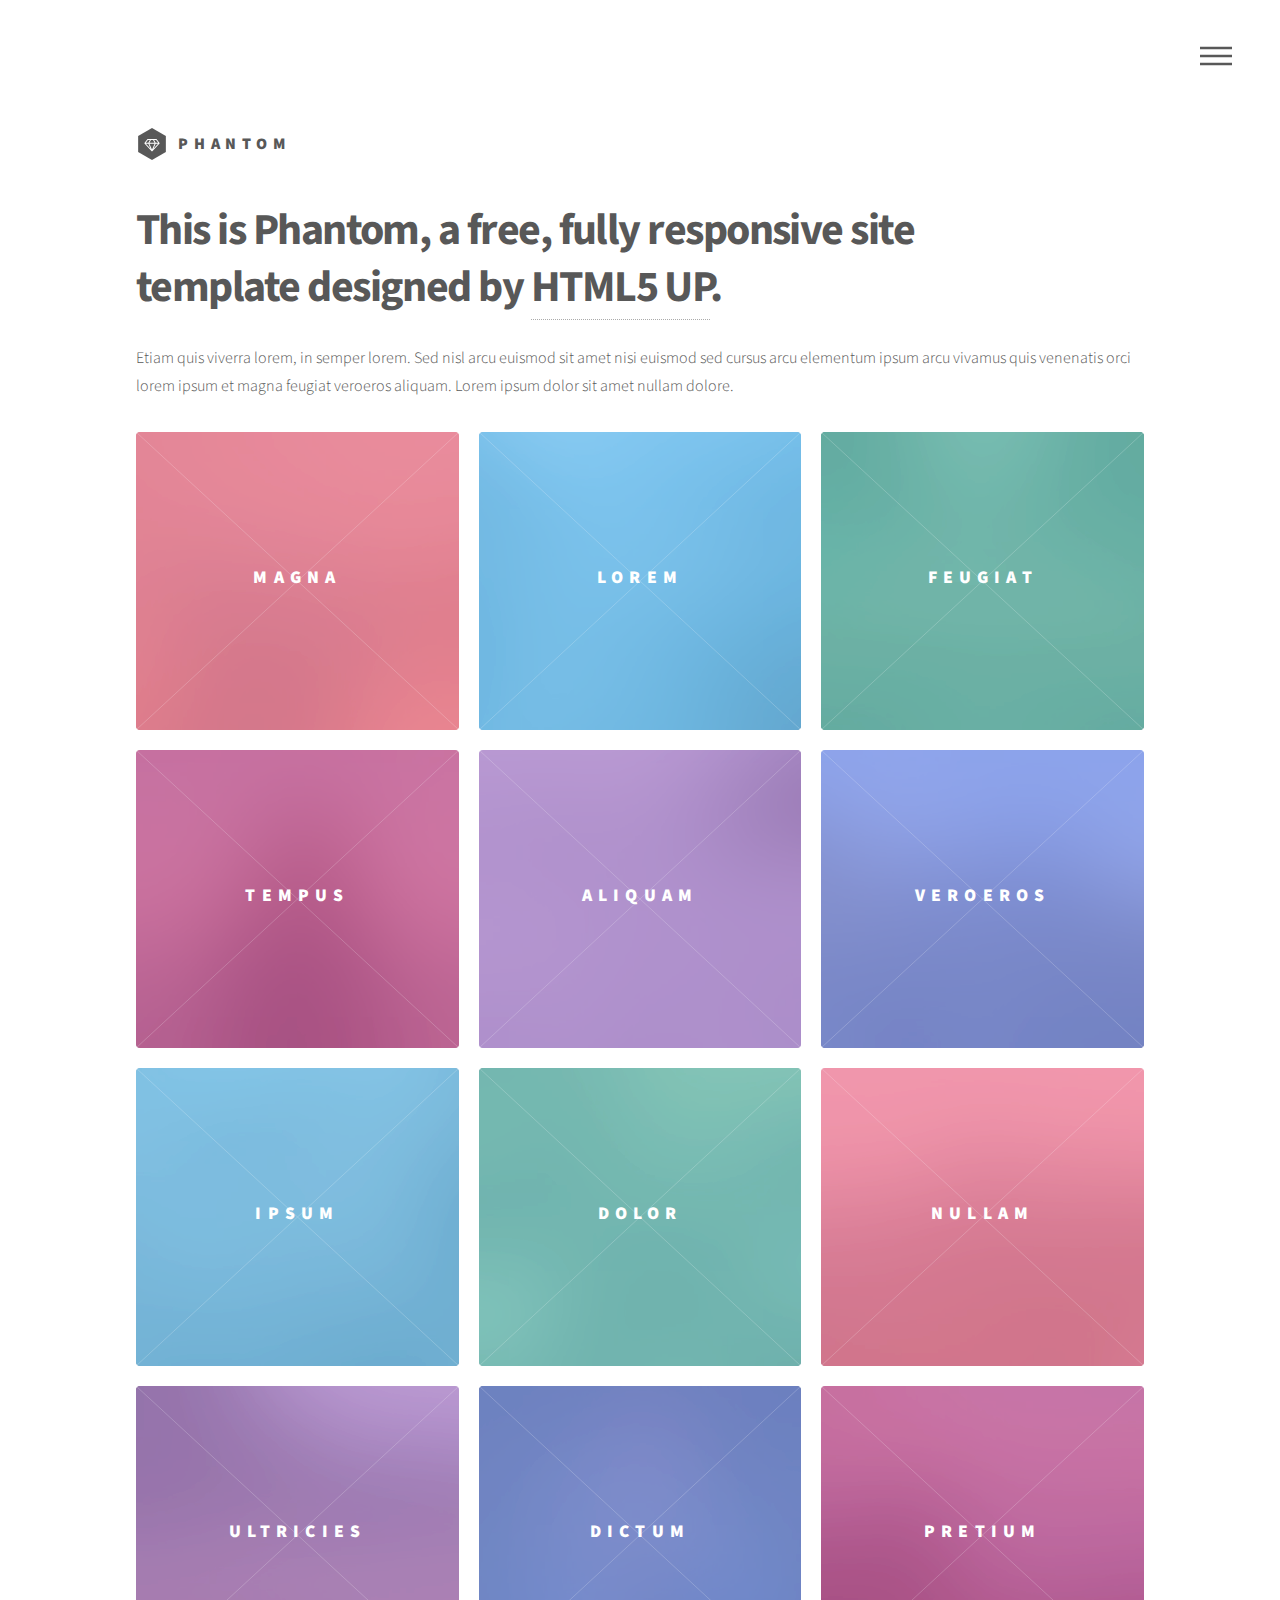
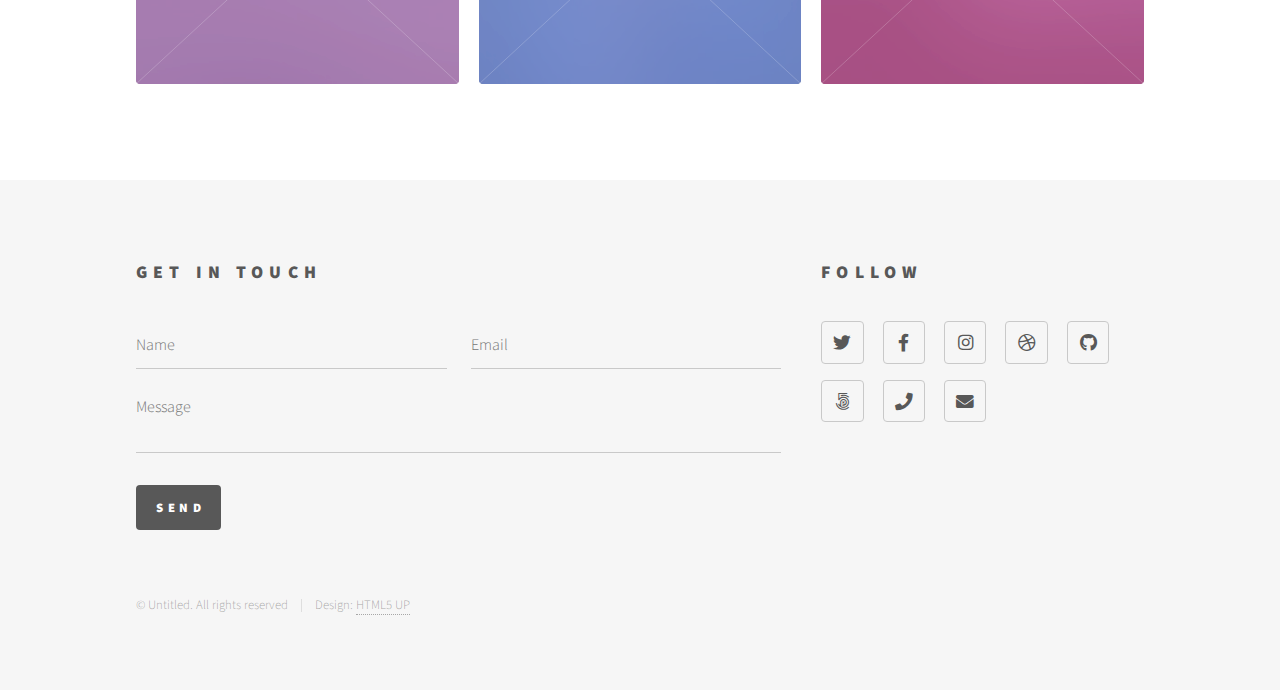
<file: index.html>
<!DOCTYPE HTML>
<!--
	Phantom by HTML5 UP
	html5up.net | @ajlkn
	Free for personal and commercial use under the CCA 3.0 license (html5up.net/license)
-->
<html>
	<head>
		<title>Phantom by HTML5 UP</title>
		<meta charset="utf-8" />
		<meta name="viewport" content="width=device-width, initial-scale=1, user-scalable=no" />
		<link rel="stylesheet" href="assets/css/main.css" />
		<noscript><link rel="stylesheet" href="assets/css/noscript.css" /></noscript>
	</head>
	<body class="is-preload">
		<!-- Wrapper -->
			<div id="wrapper">

				<!-- Header -->
					<header id="header">
						<div class="inner">

							<!-- Logo -->
								<a href="index.html" class="logo">
									<span class="symbol"><img src="images/logo.svg" alt="" /></span><span class="title">Phantom</span>
								</a>

							<!-- Nav -->
								<nav>
									<ul>
										<li><a href="#menu">Menu</a></li>
									</ul>
								</nav>

						</div>
					</header>

				<!-- Menu -->
					<nav id="menu">
						<h2>Menu</h2>
						<ul>
							<li><a href="index.html">Home</a></li>
							<li><a href="generic.html">Ipsum veroeros</a></li>
							<li><a href="generic.html">Tempus etiam</a></li>
							<li><a href="generic.html">Consequat dolor</a></li>
							<li><a href="elements.html">Elements</a></li>
						</ul>
					</nav>

				<!-- Main -->
					<div id="main">
						<div class="inner">
							<header>
								<h1>This is Phantom, a free, fully responsive site<br />
								template designed by <a href="http://html5up.net">HTML5 UP</a>.</h1>
								<p>Etiam quis viverra lorem, in semper lorem. Sed nisl arcu euismod sit amet nisi euismod sed cursus arcu elementum ipsum arcu vivamus quis venenatis orci lorem ipsum et magna feugiat veroeros aliquam. Lorem ipsum dolor sit amet nullam dolore.</p>
							</header>
							<section class="tiles">
								<article class="style1">
									<span class="image">
										<img src="images/pic01.jpg" alt="" />
									</span>
									<a href="generic.html">
										<h2>Magna</h2>
										<div class="content">
											<p>Sed nisl arcu euismod sit amet nisi lorem etiam dolor veroeros et feugiat.</p>
										</div>
									</a>
								</article>
								<article class="style2">
									<span class="image">
										<img src="images/pic02.jpg" alt="" />
									</span>
									<a href="generic.html">
										<h2>Lorem</h2>
										<div class="content">
											<p>Sed nisl arcu euismod sit amet nisi lorem etiam dolor veroeros et feugiat.</p>
										</div>
									</a>
								</article>
								<article class="style3">
									<span class="image">
										<img src="images/pic03.jpg" alt="" />
									</span>
									<a href="generic.html">
										<h2>Feugiat</h2>
										<div class="content">
											<p>Sed nisl arcu euismod sit amet nisi lorem etiam dolor veroeros et feugiat.</p>
										</div>
									</a>
								</article>
								<article class="style4">
									<span class="image">
										<img src="images/pic04.jpg" alt="" />
									</span>
									<a href="generic.html">
										<h2>Tempus</h2>
										<div class="content">
											<p>Sed nisl arcu euismod sit amet nisi lorem etiam dolor veroeros et feugiat.</p>
										</div>
									</a>
								</article>
								<article class="style5">
									<span class="image">
										<img src="images/pic05.jpg" alt="" />
									</span>
									<a href="generic.html">
										<h2>Aliquam</h2>
										<div class="content">
											<p>Sed nisl arcu euismod sit amet nisi lorem etiam dolor veroeros et feugiat.</p>
										</div>
									</a>
								</article>
								<article class="style6">
									<span class="image">
										<img src="images/pic06.jpg" alt="" />
									</span>
									<a href="generic.html">
										<h2>Veroeros</h2>
										<div class="content">
											<p>Sed nisl arcu euismod sit amet nisi lorem etiam dolor veroeros et feugiat.</p>
										</div>
									</a>
								</article>
								<article class="style2">
									<span class="image">
										<img src="images/pic07.jpg" alt="" />
									</span>
									<a href="generic.html">
										<h2>Ipsum</h2>
										<div class="content">
											<p>Sed nisl arcu euismod sit amet nisi lorem etiam dolor veroeros et feugiat.</p>
										</div>
									</a>
								</article>
								<article class="style3">
									<span class="image">
										<img src="images/pic08.jpg" alt="" />
									</span>
									<a href="generic.html">
										<h2>Dolor</h2>
										<div class="content">
											<p>Sed nisl arcu euismod sit amet nisi lorem etiam dolor veroeros et feugiat.</p>
										</div>
									</a>
								</article>
								<article class="style1">
									<span class="image">
										<img src="images/pic09.jpg" alt="" />
									</span>
									<a href="generic.html">
										<h2>Nullam</h2>
										<div class="content">
											<p>Sed nisl arcu euismod sit amet nisi lorem etiam dolor veroeros et feugiat.</p>
										</div>
									</a>
								</article>
								<article class="style5">
									<span class="image">
										<img src="images/pic10.jpg" alt="" />
									</span>
									<a href="generic.html">
										<h2>Ultricies</h2>
										<div class="content">
											<p>Sed nisl arcu euismod sit amet nisi lorem etiam dolor veroeros et feugiat.</p>
										</div>
									</a>
								</article>
								<article class="style6">
									<span class="image">
										<img src="images/pic11.jpg" alt="" />
									</span>
									<a href="generic.html">
										<h2>Dictum</h2>
										<div class="content">
											<p>Sed nisl arcu euismod sit amet nisi lorem etiam dolor veroeros et feugiat.</p>
										</div>
									</a>
								</article>
								<article class="style4">
									<span class="image">
										<img src="images/pic12.jpg" alt="" />
									</span>
									<a href="generic.html">
										<h2>Pretium</h2>
										<div class="content">
											<p>Sed nisl arcu euismod sit amet nisi lorem etiam dolor veroeros et feugiat.</p>
										</div>
									</a>
								</article>
							</section>
						</div>
					</div>

				<!-- Footer -->
					<footer id="footer">
						<div class="inner">
							<section>
								<h2>Get in touch</h2>
								<form method="post" action="#">
									<div class="fields">
										<div class="field half">
											<input type="text" name="name" id="name" placeholder="Name" />
										</div>
										<div class="field half">
											<input type="email" name="email" id="email" placeholder="Email" />
										</div>
										<div class="field">
											<textarea name="message" id="message" placeholder="Message"></textarea>
										</div>
									</div>
									<ul class="actions">
										<li><input type="submit" value="Send" class="primary" /></li>
									</ul>
								</form>
							</section>
							<section>
								<h2>Follow</h2>
								<ul class="icons">
									<li><a href="#" class="icon brands style2 fa-twitter"><span class="label">Twitter</span></a></li>
									<li><a href="#" class="icon brands style2 fa-facebook-f"><span class="label">Facebook</span></a></li>
									<li><a href="#" class="icon brands style2 fa-instagram"><span class="label">Instagram</span></a></li>
									<li><a href="#" class="icon brands style2 fa-dribbble"><span class="label">Dribbble</span></a></li>
									<li><a href="#" class="icon brands style2 fa-github"><span class="label">GitHub</span></a></li>
									<li><a href="#" class="icon brands style2 fa-500px"><span class="label">500px</span></a></li>
									<li><a href="#" class="icon solid style2 fa-phone"><span class="label">Phone</span></a></li>
									<li><a href="#" class="icon solid style2 fa-envelope"><span class="label">Email</span></a></li>
								</ul>
							</section>
							<ul class="copyright">
								<li>&copy; Untitled. All rights reserved</li><li>Design: <a href="http://html5up.net">HTML5 UP</a></li>
							</ul>
						</div>
					</footer>

			</div>

		<!-- Scripts -->
			<script src="assets/js/jquery.min.js"></script>
			<script src="assets/js/browser.min.js"></script>
			<script src="assets/js/breakpoints.min.js"></script>
			<script src="assets/js/util.js"></script>
			<script src="assets/js/main.js"></script>

	</body>
</html>
</file>
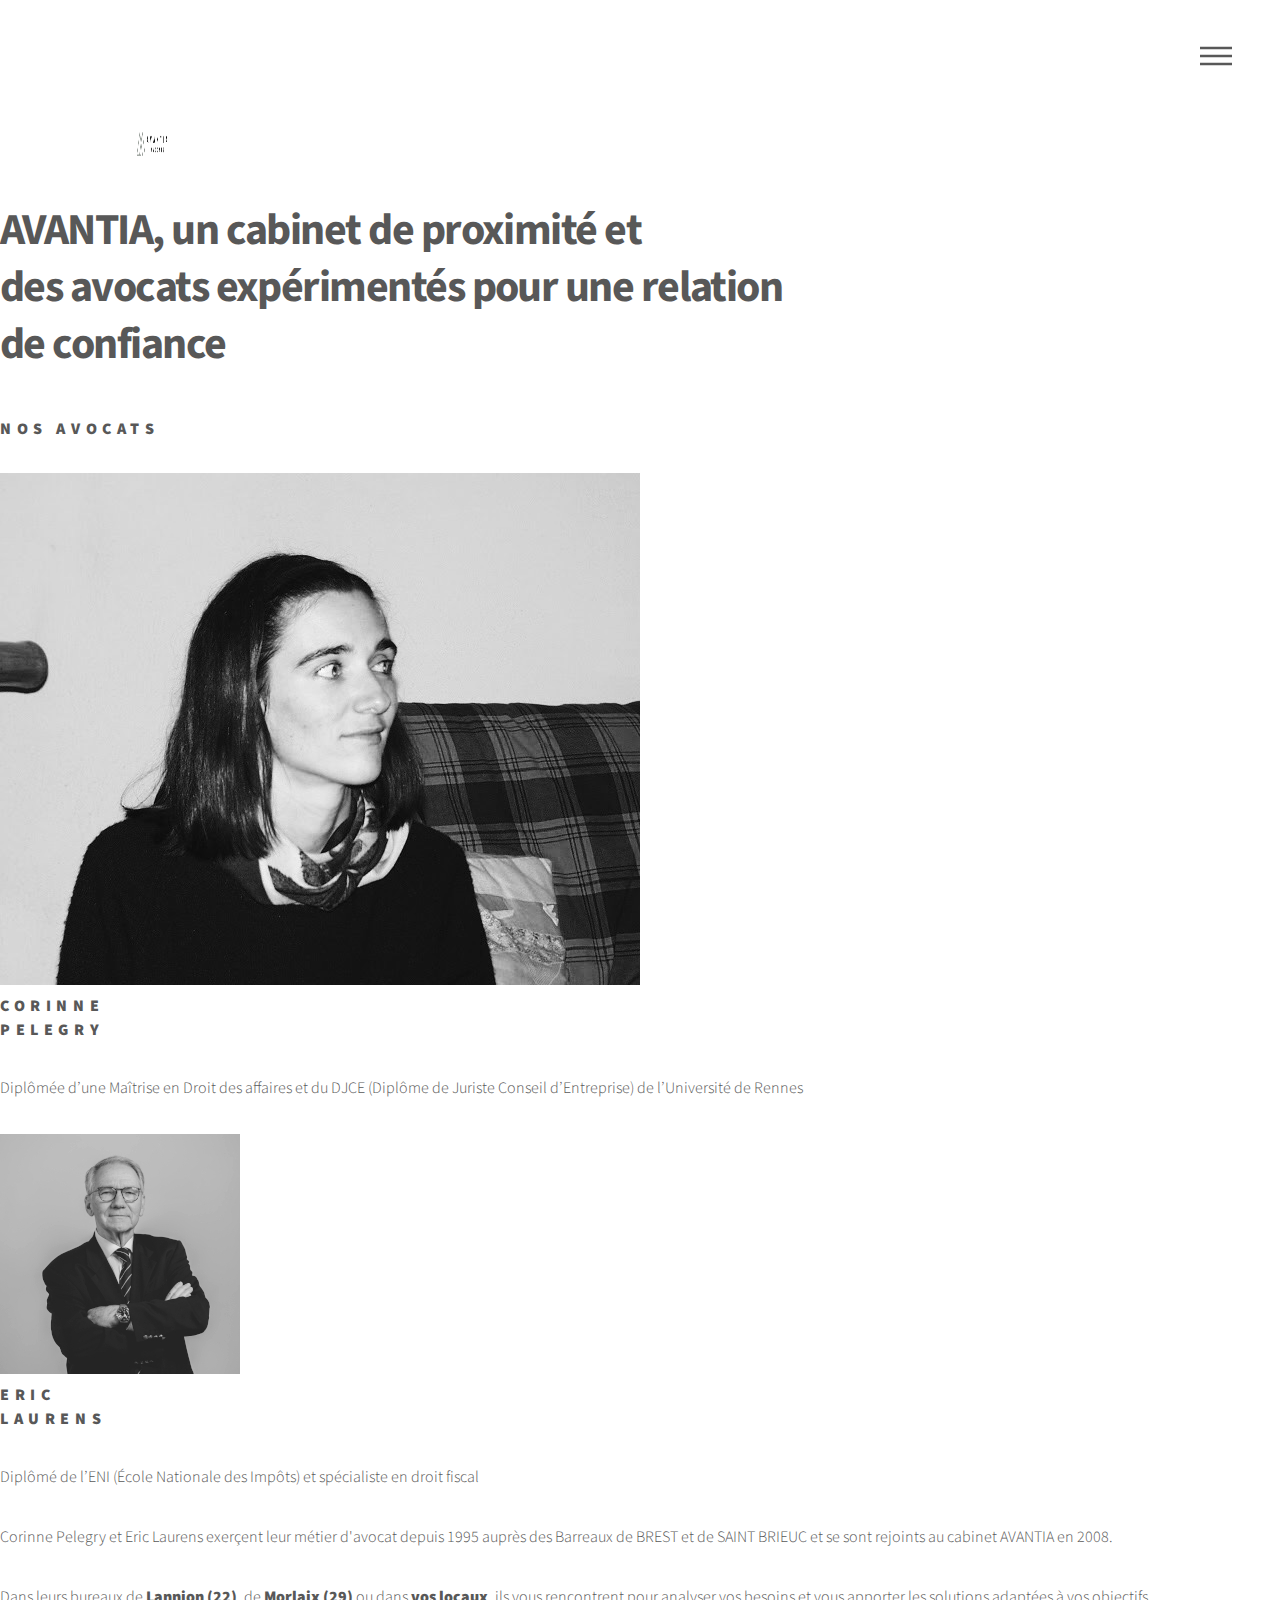
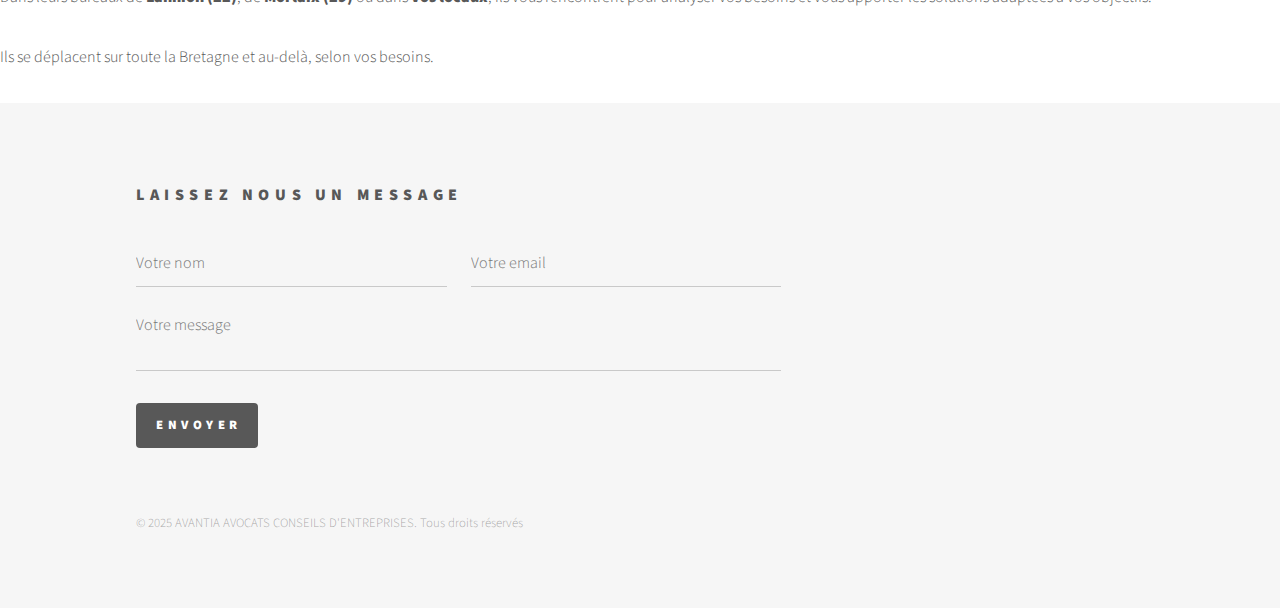
<file: avocats.html>
<!DOCTYPE HTML>
<html>
	<head>
		<title>AVANTIA AVOCATS</title>
		<meta charset="utf-8" />
		<meta name="viewport" content="width=device-width, initial-scale=1, user-scalable=no" />
		<link rel="stylesheet" href="assets/css/main.css" />
		<noscript><link rel="stylesheet" href="assets/css/noscript.css" /></noscript>
	</head>
	<body class="is-preload">
		<!-- Wrapper -->
			<div id="wrapper">

				<!-- Header -->
					<header id="header">
						<div class="inner">

							<!-- Logo -->
								<a href="index.html" class="logo">
									<span class="symbol"><img src="images/logo_avantia_2.png" alt="" /></span>
								</a>

							<!-- Nav -->
								<nav>
									<ul>
										<li><a href="#menu">Menu</a></li>
									</ul>
								</nav>

						</div>
					</header>

				<!-- Menu -->
					<nav id="menu">
						<h2>Menu</h2>
						<ul>
							<li><a href="index.html">Accueil</a></li>
							<li><a href="competences.html">Nos compétences</a></li>
							<li><a href="bureaux.html">Nos bureaux</a></li>
							<li><a href="avocats.html">Nos avocats</a></li>
							<li><a href="contact.html">Contact</a></li>
						</ul>
					</nav>


<!-- Section Associés -->
<section id="associates" class="inner">
	<div class="associates-intro">
	  <h1>AVANTIA, un cabinet de proximité et <br />
		des avocats expérimentés pour une relation <br />
		de confiance</h1>
		<h3>Nos avocats</h3>
	</div>
	<div class="associates-list">
	  <article class="associate">
		<img src="images/portait_corinne.JPEG" alt="Portrait de Corinne Pelegry" />
		<div class="associate-info">
		  <h3>Corinne <br />
			PELEGRY</h3>
		  <p>Diplômée d’une Maîtrise en Droit des affaires et du DJCE (Diplôme de Juriste Conseil d’Entreprise) de l’Université de Rennes</p>
		</div>
	  </article>
	  <article class="associate">
		<img src="images/eric-laurens.jpg" alt="Portrait d’Eric Laurens" />
		<div class="associate-info">
		  <h3>Eric <br />
			LAURENS</h3>
		  <p>Diplômé de l’ENI (École Nationale des Impôts) et spécialiste en droit fiscal</p>
		</div>
	  </article>
	</div>
	<div class="associates-footer">
		<p>Corinne Pelegry et Eric Laurens exerçent leur métier d'avocat depuis 1995 auprès des Barreaux de BREST et de SAINT BRIEUC et se sont rejoints au cabinet AVANTIA en 2008.</p>
	  <p>Dans leurs bureaux de <b>Lannion (22)</b>, de <b>Morlaix (29)</b> ou dans <b>vos locaux</b>, ils vous rencontrent pour analyser vos besoins et vous apporter les solutions adaptées à vos objectifs.</p>
	  <p>Ils se déplacent sur toute la Bretagne et au-delà, selon vos besoins.</p>
	</div>
  </section>
<!-- /Section Associés -->

				<!-- Footer -->
					<footer id="footer">
						<div class="inner">
							<section>
								<h3>Laissez nous un message</h3>
								<form method="post" action="#">
									<div class="fields">
										<div class="field half">
											<input type="text" name="name" id="name" placeholder="Votre nom" />
										</div>
										<div class="field half">
											<input type="email" name="email" id="email" placeholder="Votre email" />
										</div>
										<div class="field">
											<textarea name="message" id="message" placeholder="Votre message"></textarea>
										</div>
									</div>
									<ul class="actions">
										<li><input type="submit" value="Envoyer" class="primary" /></li>
									</ul>
								</form>
							</section>
							<ul class="copyright">
								<li>&copy;  2025 AVANTIA AVOCATS CONSEILS D'ENTREPRISES. Tous droits réservés</li>
							</ul>
						</div>
					</footer>

			</div>

		<!-- Scripts -->
			<script src="assets/js/jquery.min.js"></script>
			<script src="assets/js/browser.min.js"></script>
			<script src="assets/js/breakpoints.min.js"></script>
			<script src="assets/js/util.js"></script>
			<script src="assets/js/main.js"></script>

	</body>
</html>
</file>
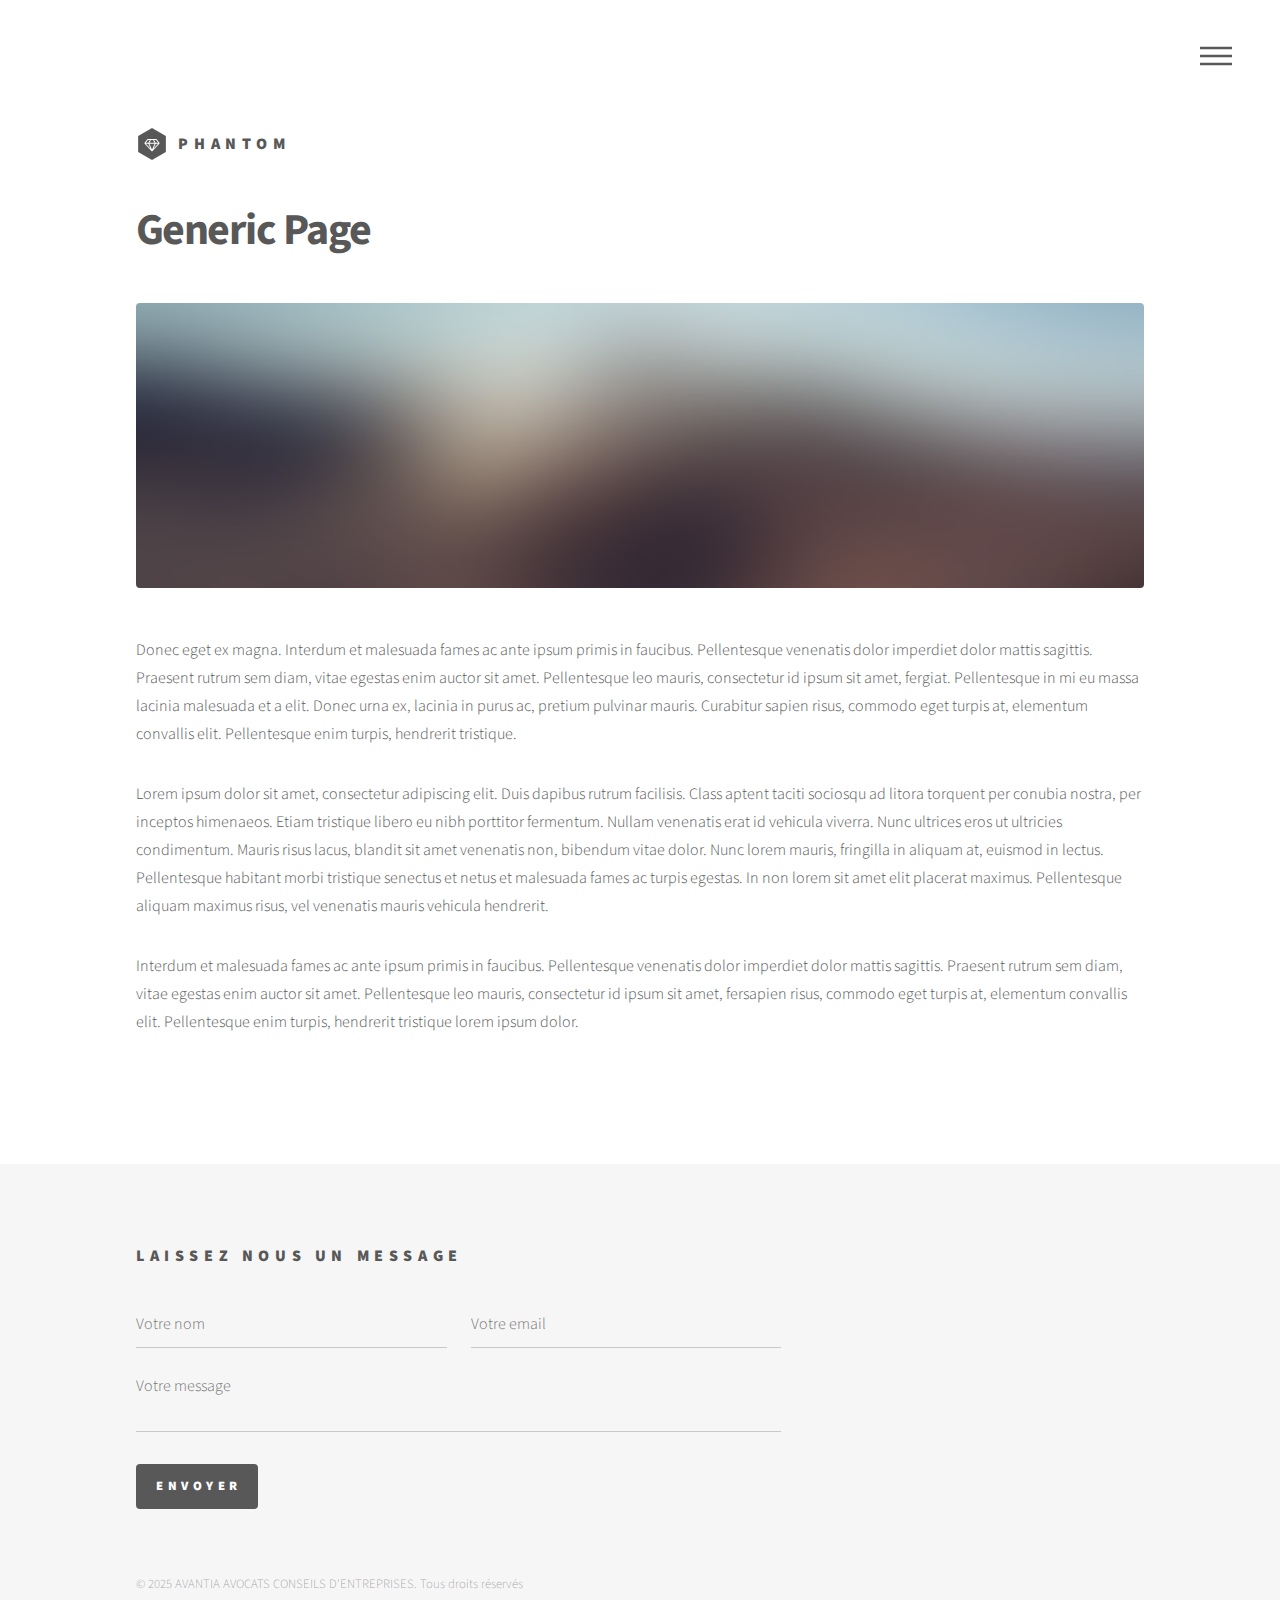
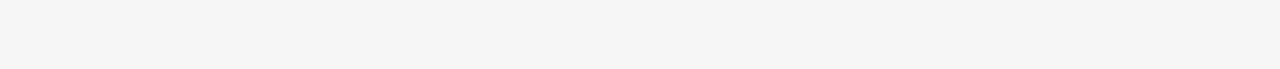
<file: bureaux copy.html>
<!DOCTYPE HTML>
<!--
	Phantom by HTML5 UP
	html5up.net | @ajlkn
	Free for personal and commercial use under the CCA 3.0 license (html5up.net/license)
-->
<html>
	<head>
		<title>AVANTIA AVOCATS</title>
		<meta charset="utf-8" />
		<meta name="viewport" content="width=device-width, initial-scale=1, user-scalable=no" />
		<link rel="stylesheet" href="assets/css/main.css" />
		<noscript><link rel="stylesheet" href="assets/css/noscript.css" /></noscript>
	</head>
	<body class="is-preload">
		<!-- Wrapper -->
			<div id="wrapper">

				<!-- Header -->
					<header id="header">
						<div class="inner">

							<!-- Logo -->
								<a href="index.html" class="logo">
									<span class="symbol"><img src="images/logo.svg" alt="" /></span><span class="title">Phantom</span>
								</a>

							<!-- Nav -->
								<nav>
									<ul>
										<li><a href="#menu">Menu</a></li>
									</ul>
								</nav>

						</div>
					</header>

				<!-- Menu -->
				<nav id="menu">
					<h2>Menu</h2>
					<ul>
						<li><a href="index.html">Accueil</a></li>
						<li><a href="competences.html">Nos compétences</a></li>
						<li><a href="bureaux.html">Nos bureaux</a></li>
						<li><a href="contact.html">Contact</a></li>
					</ul>
				</nav>

				<!-- Main -->
					<div id="main">
						<div class="inner">
							<h1>Generic Page</h1>
							<span class="image main"><img src="images/pic13.jpg" alt="" /></span>
							<p>Donec eget ex magna. Interdum et malesuada fames ac ante ipsum primis in faucibus. Pellentesque venenatis dolor imperdiet dolor mattis sagittis. Praesent rutrum sem diam, vitae egestas enim auctor sit amet. Pellentesque leo mauris, consectetur id ipsum sit amet, fergiat. Pellentesque in mi eu massa lacinia malesuada et a elit. Donec urna ex, lacinia in purus ac, pretium pulvinar mauris. Curabitur sapien risus, commodo eget turpis at, elementum convallis elit. Pellentesque enim turpis, hendrerit tristique.</p>
							<p>Lorem ipsum dolor sit amet, consectetur adipiscing elit. Duis dapibus rutrum facilisis. Class aptent taciti sociosqu ad litora torquent per conubia nostra, per inceptos himenaeos. Etiam tristique libero eu nibh porttitor fermentum. Nullam venenatis erat id vehicula viverra. Nunc ultrices eros ut ultricies condimentum. Mauris risus lacus, blandit sit amet venenatis non, bibendum vitae dolor. Nunc lorem mauris, fringilla in aliquam at, euismod in lectus. Pellentesque habitant morbi tristique senectus et netus et malesuada fames ac turpis egestas. In non lorem sit amet elit placerat maximus. Pellentesque aliquam maximus risus, vel venenatis mauris vehicula hendrerit.</p>
							<p>Interdum et malesuada fames ac ante ipsum primis in faucibus. Pellentesque venenatis dolor imperdiet dolor mattis sagittis. Praesent rutrum sem diam, vitae egestas enim auctor sit amet. Pellentesque leo mauris, consectetur id ipsum sit amet, fersapien risus, commodo eget turpis at, elementum convallis elit. Pellentesque enim turpis, hendrerit tristique lorem ipsum dolor.</p>
						</div>
					</div>

				<!-- Footer -->
				<footer id="footer">
					<div class="inner">
						<section>
							<h3>Laissez nous un message</h3>
							<form method="post" action="#">
								<div class="fields">
									<div class="field half">
										<input type="text" name="name" id="name" placeholder="Votre nom" />
									</div>
									<div class="field half">
										<input type="email" name="email" id="email" placeholder="Votre email" />
									</div>
									<div class="field">
										<textarea name="message" id="message" placeholder="Votre message"></textarea>
									</div>
								</div>
								<ul class="actions">
									<li><input type="submit" value="Envoyer" class="primary" /></li>
								</ul>
							</form>
						</section>
						<ul class="copyright">
							<li>&copy;  2025 AVANTIA AVOCATS CONSEILS D'ENTREPRISES. Tous droits réservés</li>
						</ul>
					</div>
				</footer>

		</div>

		<!-- Scripts -->
			<script src="assets/js/jquery.min.js"></script>
			<script src="assets/js/browser.min.js"></script>
			<script src="assets/js/breakpoints.min.js"></script>
			<script src="assets/js/util.js"></script>
			<script src="assets/js/main.js"></script>

	</body>
</html>
</file>
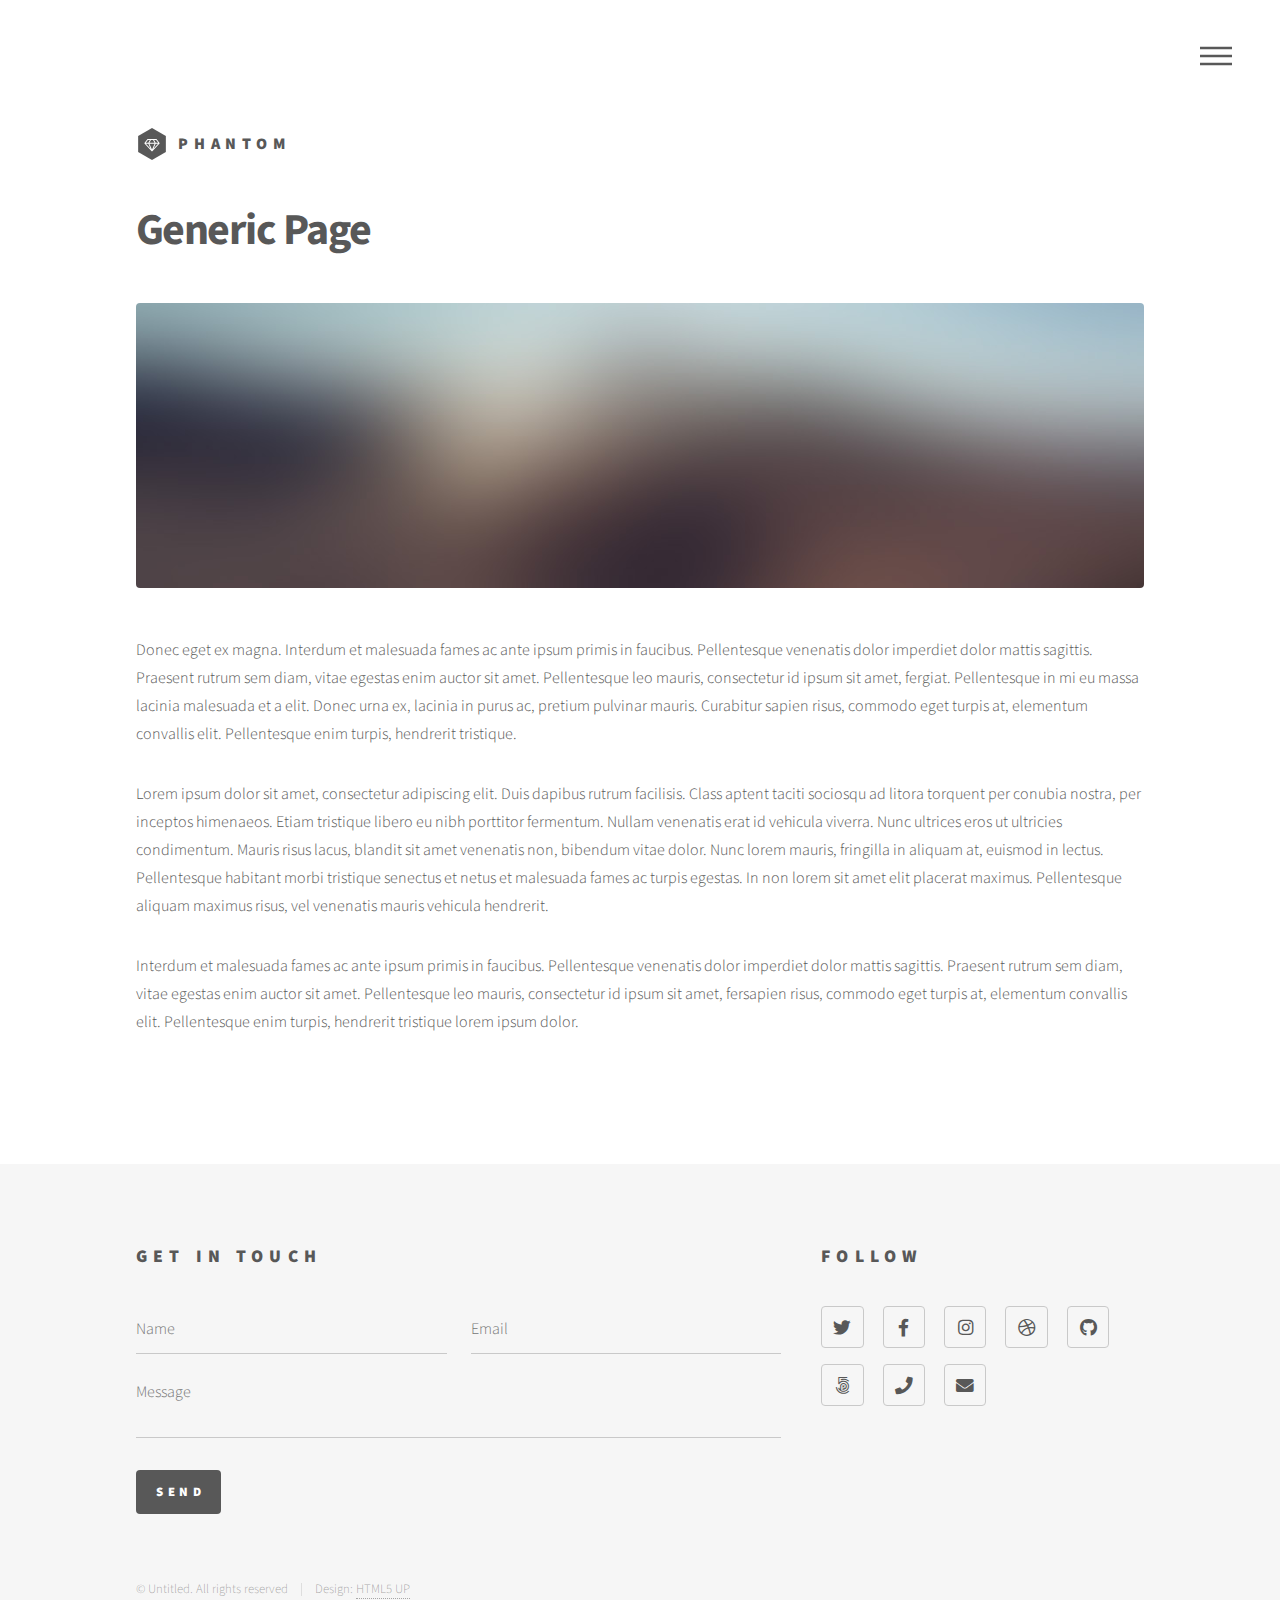
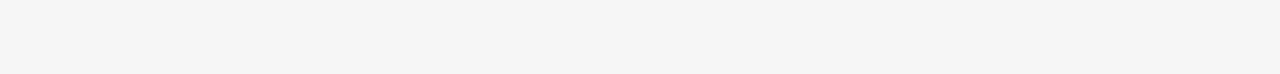
<file: bureaux.html>
<!DOCTYPE HTML>
<!--
	Phantom by HTML5 UP
	html5up.net | @ajlkn
	Free for personal and commercial use under the CCA 3.0 license (html5up.net/license)
-->
<html>
	<head>
		<title>Generic - Phantom by HTML5 UP</title>
		<meta charset="utf-8" />
		<meta name="viewport" content="width=device-width, initial-scale=1, user-scalable=no" />
		<link rel="stylesheet" href="assets/css/main.css" />
		<noscript><link rel="stylesheet" href="assets/css/noscript.css" /></noscript>
	</head>
	<body class="is-preload">
		<!-- Wrapper -->
			<div id="wrapper">

				<!-- Header -->
					<header id="header">
						<div class="inner">

							<!-- Logo -->
								<a href="index.html" class="logo">
									<span class="symbol"><img src="images/logo.svg" alt="" /></span><span class="title">Phantom</span>
								</a>

							<!-- Nav -->
								<nav>
									<ul>
										<li><a href="#menu">Menu</a></li>
									</ul>
								</nav>

						</div>
					</header>

				<!-- Menu -->
					<nav id="menu">
						<h2>Menu</h2>
						<ul>
							<li><a href="index.html">Home</a></li>
							<li><a href="generic.html">Ipsum veroeros</a></li>
							<li><a href="generic.html">Tempus etiam</a></li>
							<li><a href="generic.html">Consequat dolor</a></li>
							<li><a href="elements.html">Elements</a></li>
						</ul>
					</nav>

				<!-- Main -->
					<div id="main">
						<div class="inner">
							<h1>Generic Page</h1>
							<span class="image main"><img src="images/pic13.jpg" alt="" /></span>
							<p>Donec eget ex magna. Interdum et malesuada fames ac ante ipsum primis in faucibus. Pellentesque venenatis dolor imperdiet dolor mattis sagittis. Praesent rutrum sem diam, vitae egestas enim auctor sit amet. Pellentesque leo mauris, consectetur id ipsum sit amet, fergiat. Pellentesque in mi eu massa lacinia malesuada et a elit. Donec urna ex, lacinia in purus ac, pretium pulvinar mauris. Curabitur sapien risus, commodo eget turpis at, elementum convallis elit. Pellentesque enim turpis, hendrerit tristique.</p>
							<p>Lorem ipsum dolor sit amet, consectetur adipiscing elit. Duis dapibus rutrum facilisis. Class aptent taciti sociosqu ad litora torquent per conubia nostra, per inceptos himenaeos. Etiam tristique libero eu nibh porttitor fermentum. Nullam venenatis erat id vehicula viverra. Nunc ultrices eros ut ultricies condimentum. Mauris risus lacus, blandit sit amet venenatis non, bibendum vitae dolor. Nunc lorem mauris, fringilla in aliquam at, euismod in lectus. Pellentesque habitant morbi tristique senectus et netus et malesuada fames ac turpis egestas. In non lorem sit amet elit placerat maximus. Pellentesque aliquam maximus risus, vel venenatis mauris vehicula hendrerit.</p>
							<p>Interdum et malesuada fames ac ante ipsum primis in faucibus. Pellentesque venenatis dolor imperdiet dolor mattis sagittis. Praesent rutrum sem diam, vitae egestas enim auctor sit amet. Pellentesque leo mauris, consectetur id ipsum sit amet, fersapien risus, commodo eget turpis at, elementum convallis elit. Pellentesque enim turpis, hendrerit tristique lorem ipsum dolor.</p>
						</div>
					</div>

				<!-- Footer -->
					<footer id="footer">
						<div class="inner">
							<section>
								<h2>Get in touch</h2>
								<form method="post" action="#">
									<div class="fields">
										<div class="field half">
											<input type="text" name="name" id="name" placeholder="Name" />
										</div>
										<div class="field half">
											<input type="email" name="email" id="email" placeholder="Email" />
										</div>
										<div class="field">
											<textarea name="message" id="message" placeholder="Message"></textarea>
										</div>
									</div>
									<ul class="actions">
										<li><input type="submit" value="Send" class="primary" /></li>
									</ul>
								</form>
							</section>
							<section>
								<h2>Follow</h2>
								<ul class="icons">
									<li><a href="#" class="icon brands style2 fa-twitter"><span class="label">Twitter</span></a></li>
									<li><a href="#" class="icon brands style2 fa-facebook-f"><span class="label">Facebook</span></a></li>
									<li><a href="#" class="icon brands style2 fa-instagram"><span class="label">Instagram</span></a></li>
									<li><a href="#" class="icon brands style2 fa-dribbble"><span class="label">Dribbble</span></a></li>
									<li><a href="#" class="icon brands style2 fa-github"><span class="label">GitHub</span></a></li>
									<li><a href="#" class="icon brands style2 fa-500px"><span class="label">500px</span></a></li>
									<li><a href="#" class="icon solid style2 fa-phone"><span class="label">Phone</span></a></li>
									<li><a href="#" class="icon solid style2 fa-envelope"><span class="label">Email</span></a></li>
								</ul>
							</section>
							<ul class="copyright">
								<li>&copy; Untitled. All rights reserved</li><li>Design: <a href="http://html5up.net">HTML5 UP</a></li>
							</ul>
						</div>
					</footer>

			</div>

		<!-- Scripts -->
			<script src="assets/js/jquery.min.js"></script>
			<script src="assets/js/browser.min.js"></script>
			<script src="assets/js/breakpoints.min.js"></script>
			<script src="assets/js/util.js"></script>
			<script src="assets/js/main.js"></script>

	</body>
</html>
</file>
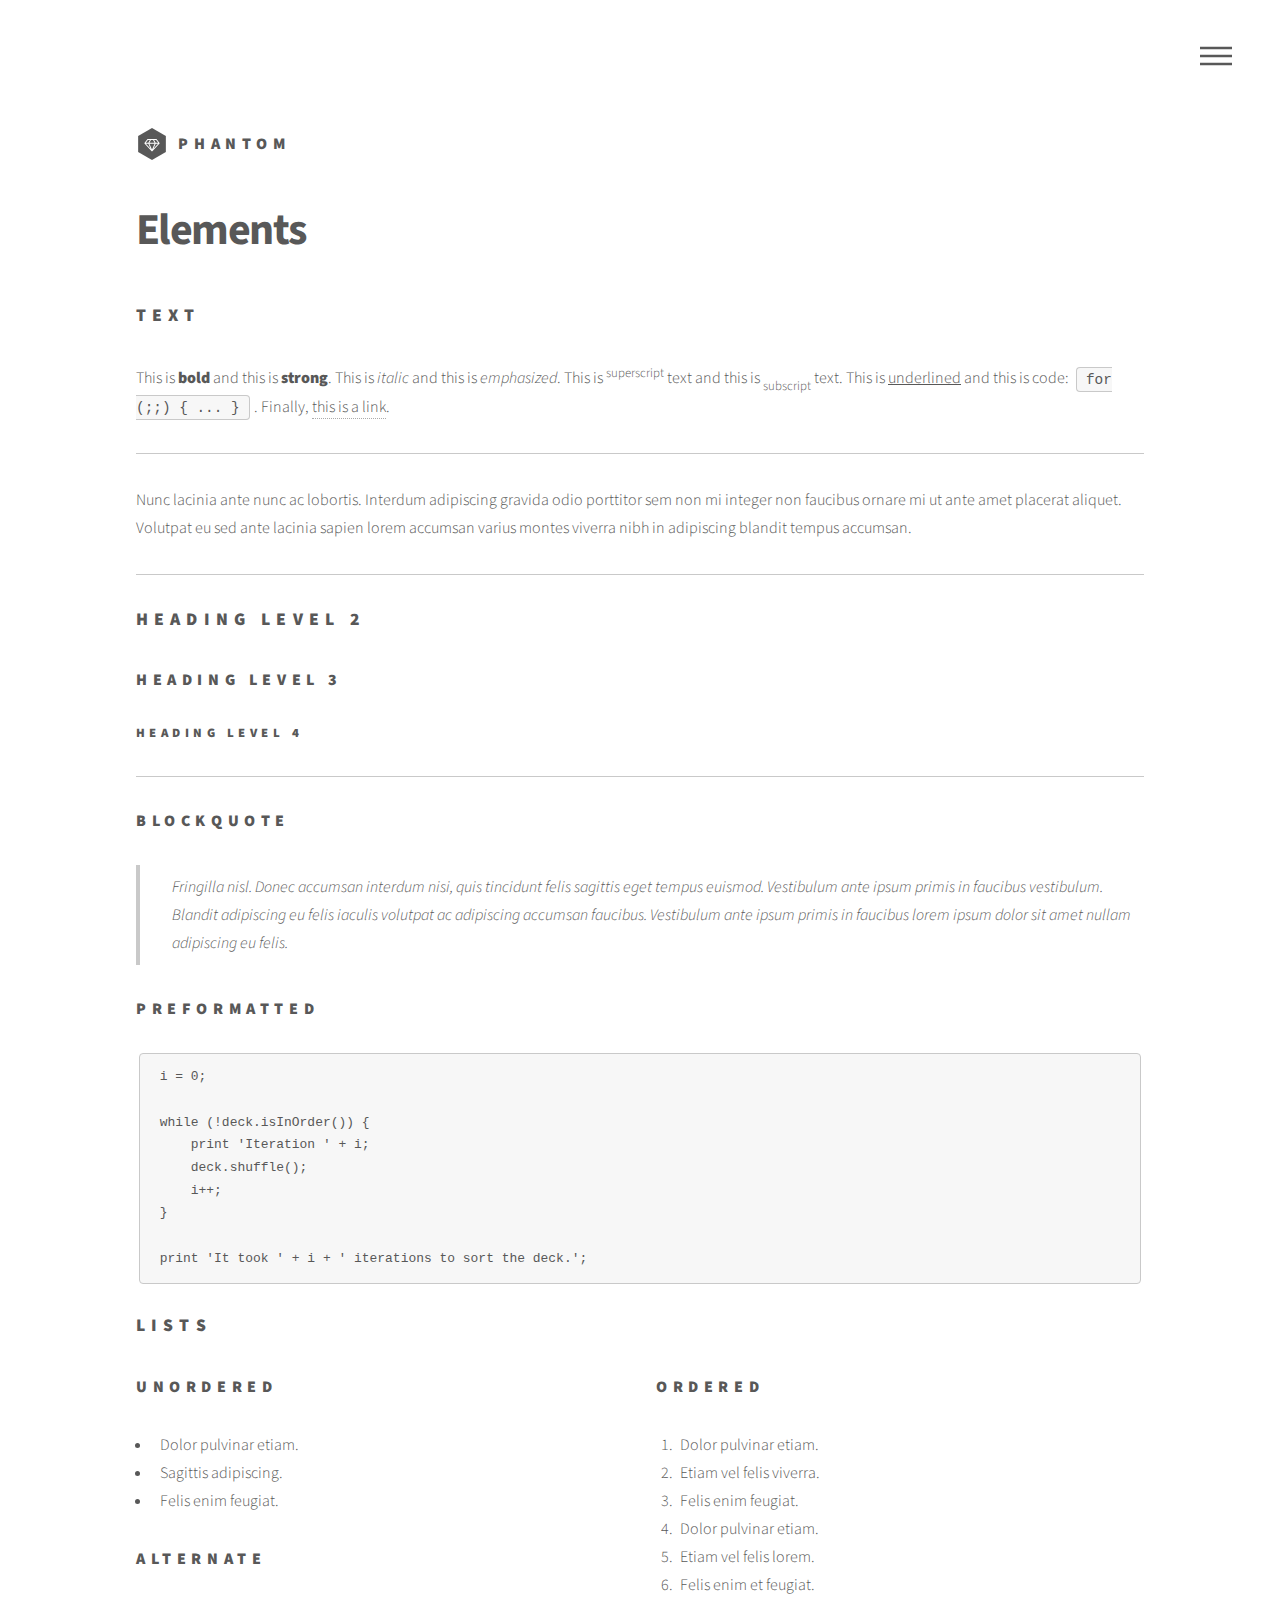
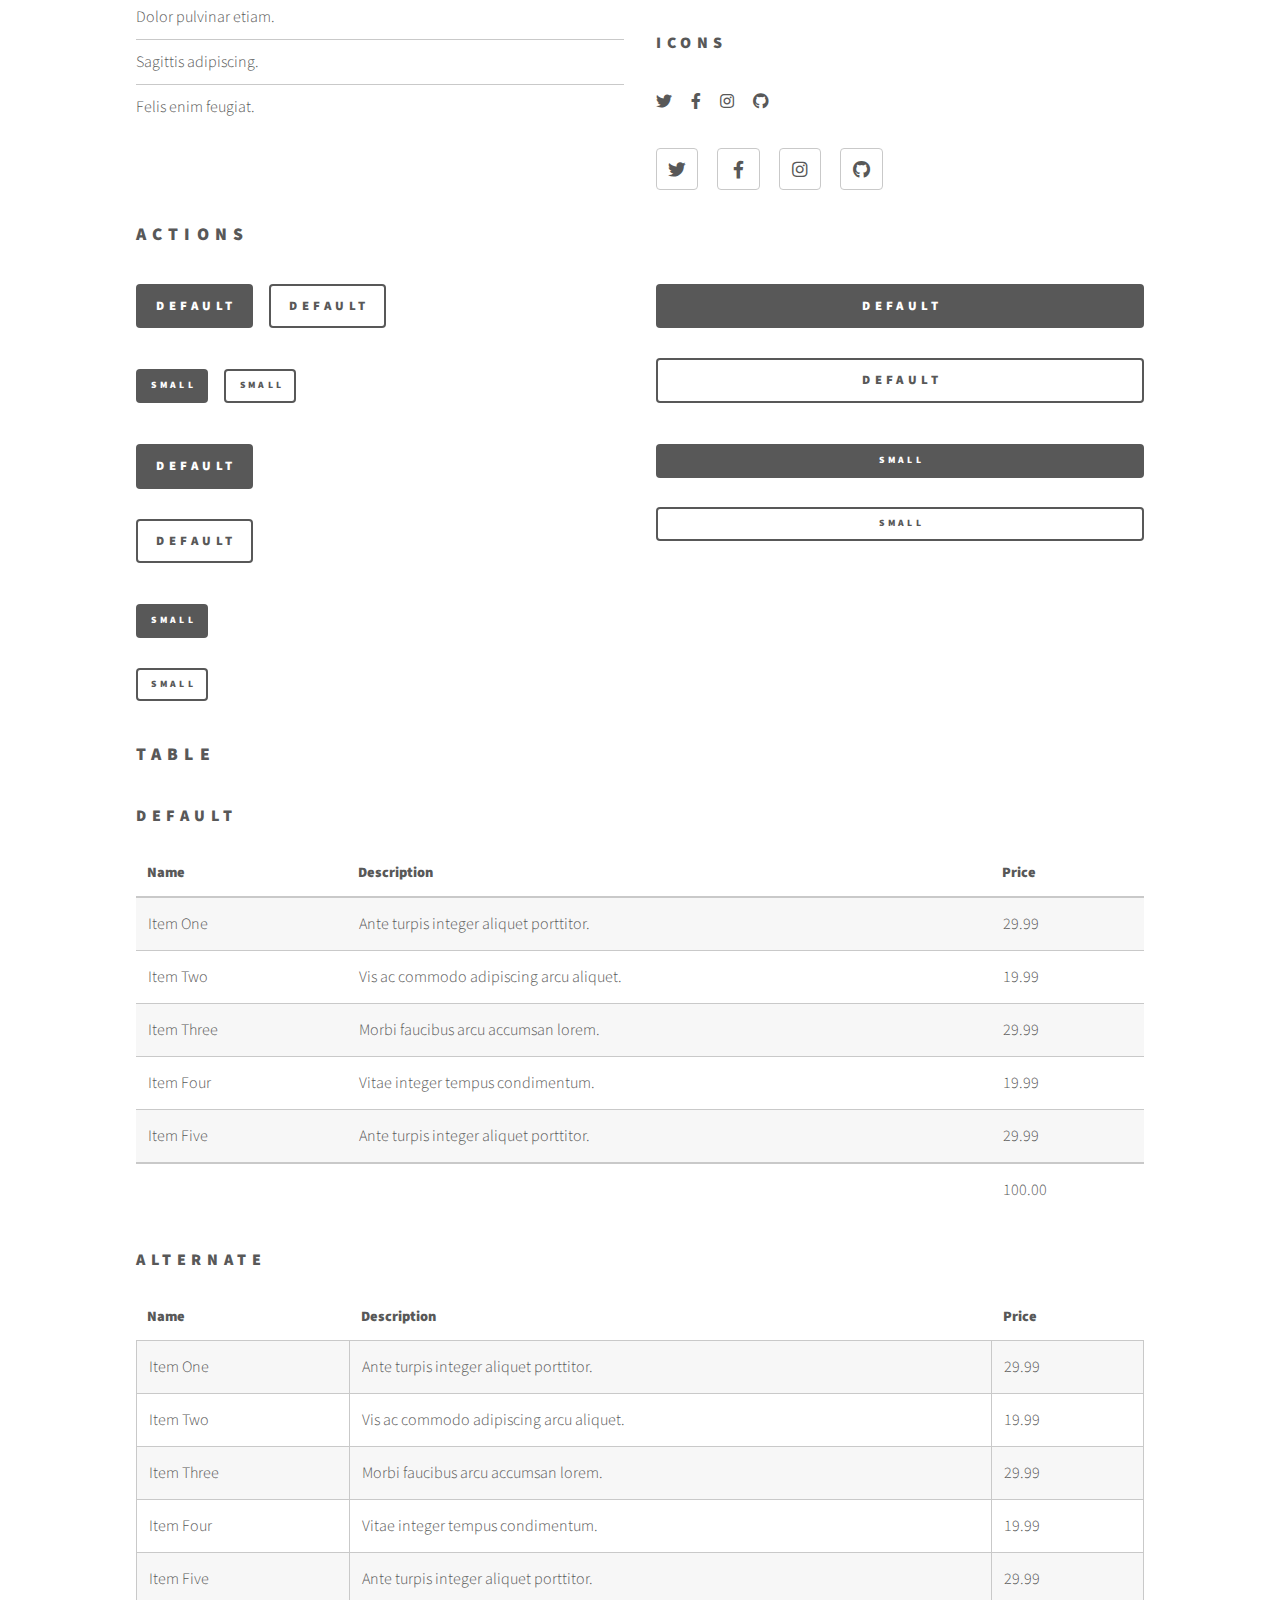
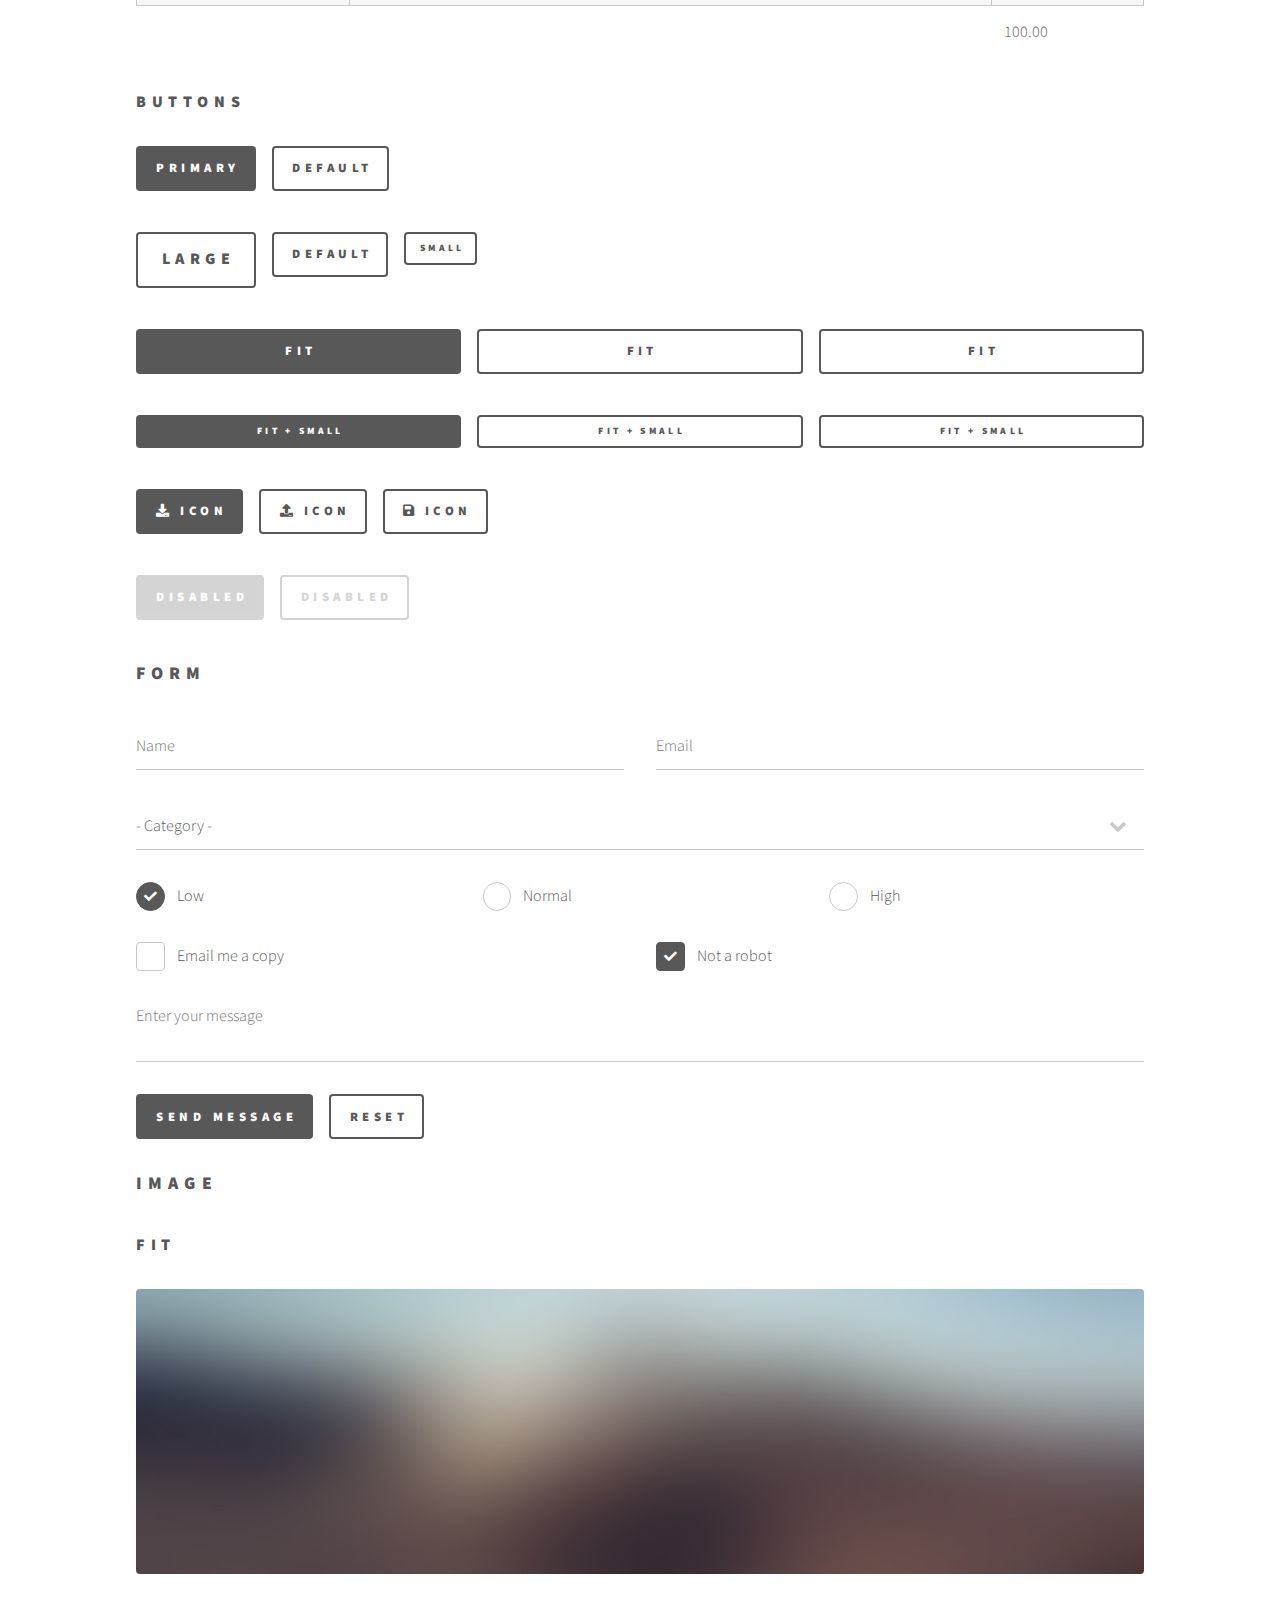
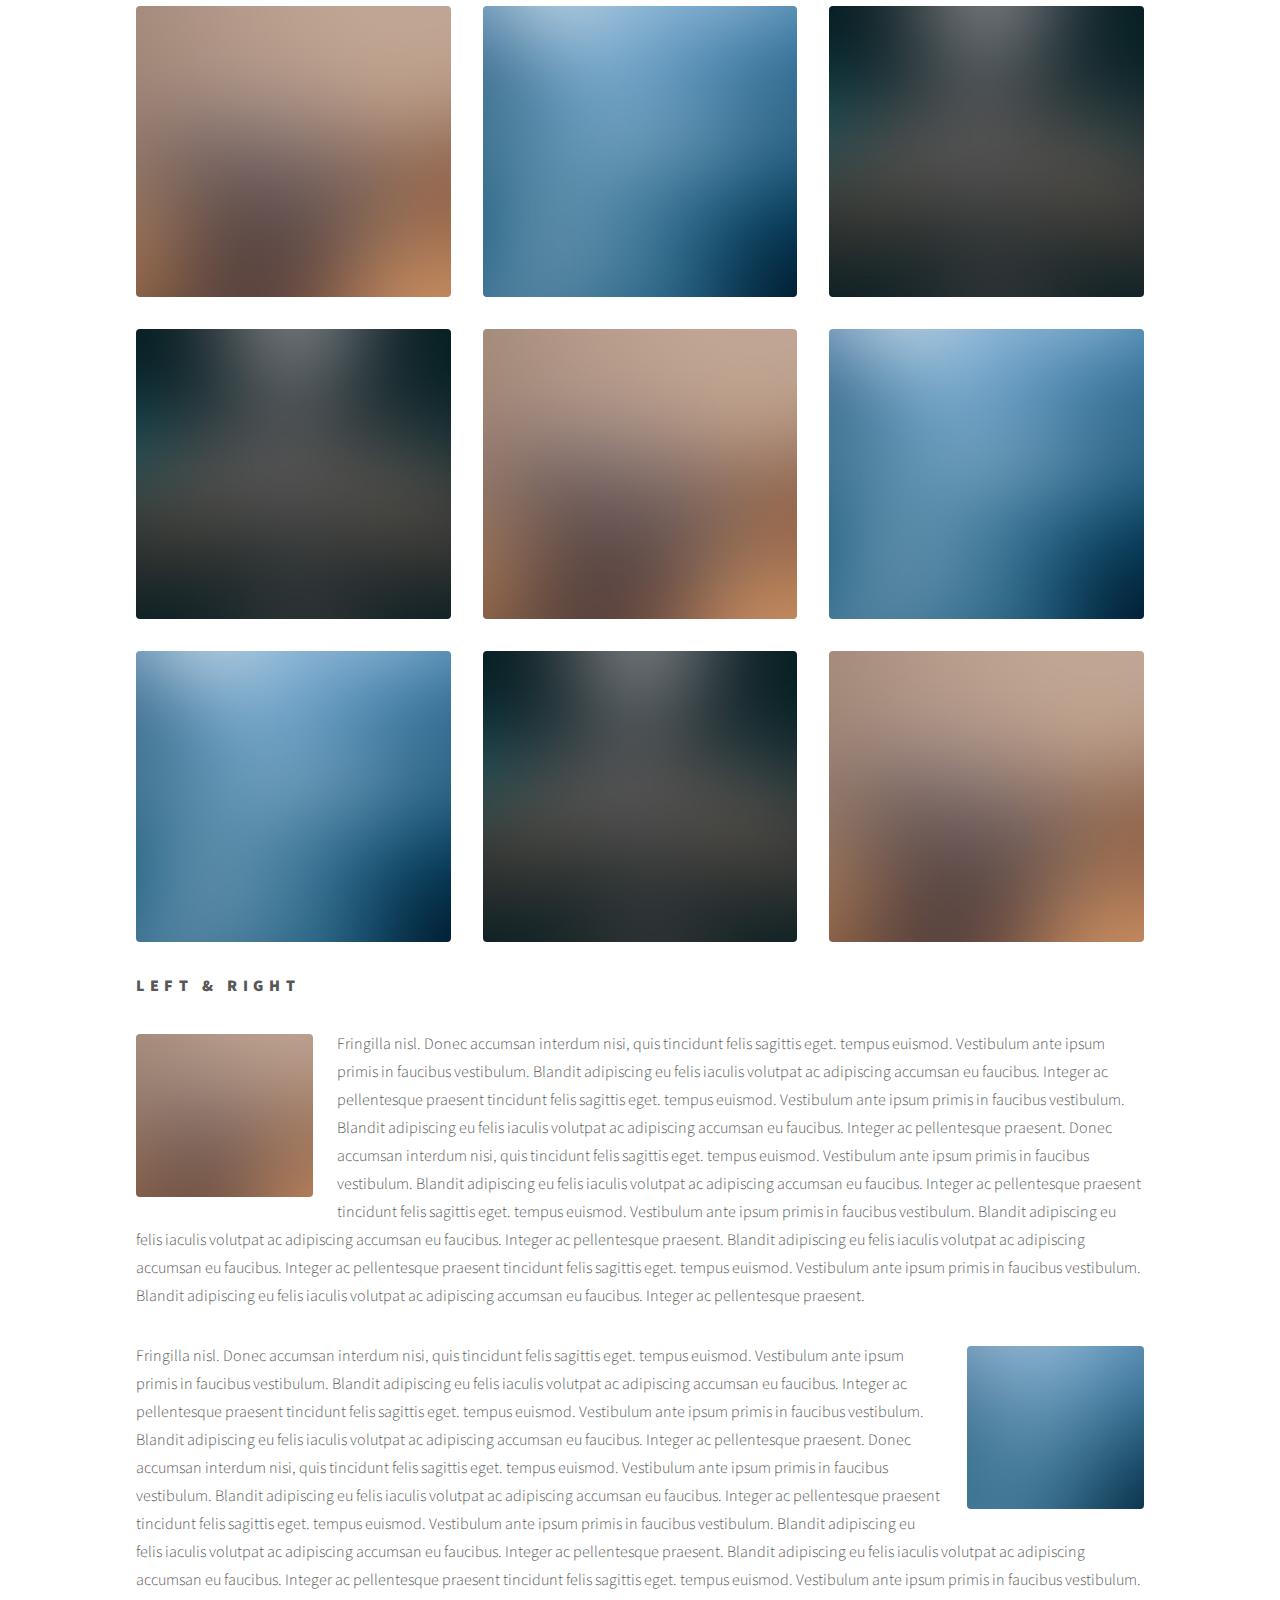
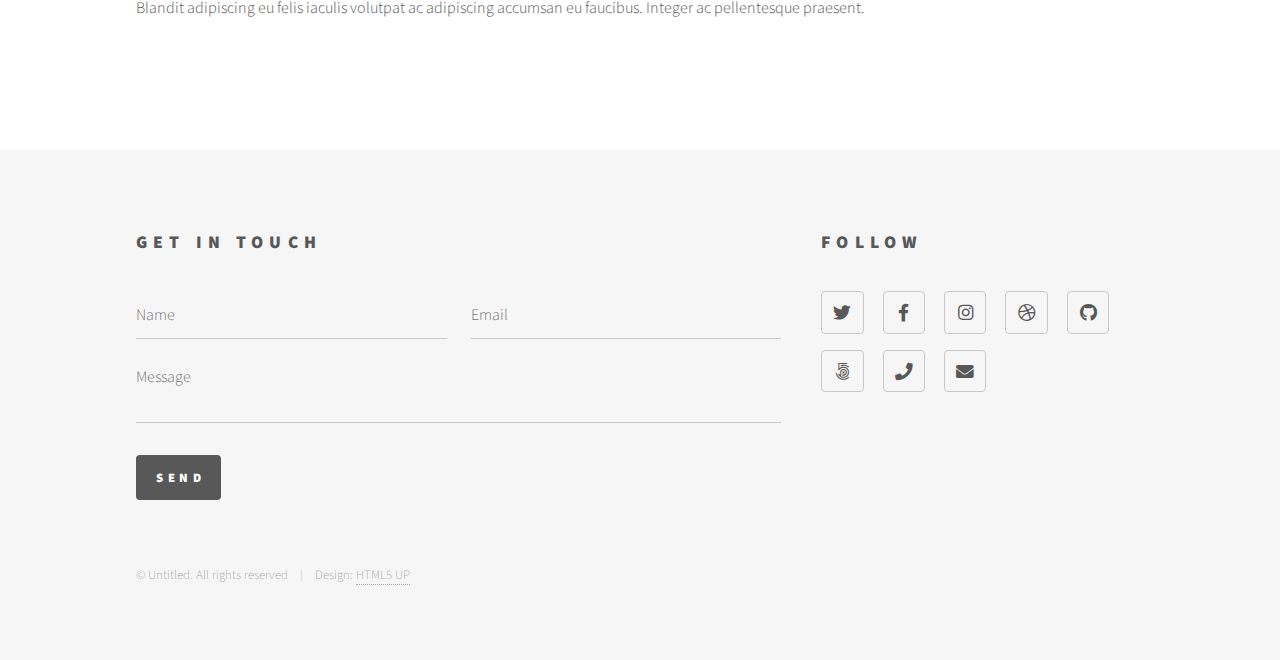
<file: contact copy.html>
<!DOCTYPE HTML>
<!--
	Phantom by HTML5 UP
	html5up.net | @ajlkn
	Free for personal and commercial use under the CCA 3.0 license (html5up.net/license)
-->
<html>
	<head>
		<title>Elements - Phantom by HTML5 UP</title>
		<meta charset="utf-8" />
		<meta name="viewport" content="width=device-width, initial-scale=1, user-scalable=no" />
		<link rel="stylesheet" href="assets/css/main.css" />
		<noscript><link rel="stylesheet" href="assets/css/noscript.css" /></noscript>
	</head>
	<body class="is-preload">
		<!-- Wrapper -->
			<div id="wrapper">

				<!-- Header -->
					<header id="header">
						<div class="inner">

							<!-- Logo -->
								<a href="index.html" class="logo">
									<span class="symbol"><img src="images/logo.svg" alt="" /></span><span class="title">Phantom</span>
								</a>

							<!-- Nav -->
								<nav>
									<ul>
										<li><a href="#menu">Menu</a></li>
									</ul>
								</nav>

						</div>
					</header>

				<!-- Menu -->
				<nav id="menu">
					<h2>Menu</h2>
					<ul>
						<li><a href="index.html">Accueil</a></li>
						<li><a href="competences.html">Nos compétences</a></li>
						<li><a href="bureaux.html">Nos bureaux</a></li>
						<li><a href="contact.html">Contact</a></li>
					</ul>
				</nav>

				<!-- Main -->
					<div id="main">
						<div class="inner">
							<h1>Elements</h1>

							<!-- Text -->
								<section>
									<h2>Text</h2>
									<p>This is <b>bold</b> and this is <strong>strong</strong>. This is <i>italic</i> and this is <em>emphasized</em>.
									This is <sup>superscript</sup> text and this is <sub>subscript</sub> text.
									This is <u>underlined</u> and this is code: <code>for (;;) { ... }</code>. Finally, <a href="#">this is a link</a>.</p>
									<hr />
									<p>Nunc lacinia ante nunc ac lobortis. Interdum adipiscing gravida odio porttitor sem non mi integer non faucibus ornare mi ut ante amet placerat aliquet. Volutpat eu sed ante lacinia sapien lorem accumsan varius montes viverra nibh in adipiscing blandit tempus accumsan.</p>
									<hr />
									<h2>Heading Level 2</h2>
									<h3>Heading Level 3</h3>
									<h4>Heading Level 4</h4>
									<hr />
									<h3>Blockquote</h3>
									<blockquote>Fringilla nisl. Donec accumsan interdum nisi, quis tincidunt felis sagittis eget tempus euismod. Vestibulum ante ipsum primis in faucibus vestibulum. Blandit adipiscing eu felis iaculis volutpat ac adipiscing accumsan faucibus. Vestibulum ante ipsum primis in faucibus lorem ipsum dolor sit amet nullam adipiscing eu felis.</blockquote>
									<h3>Preformatted</h3>
									<pre><code>i = 0;

while (!deck.isInOrder()) {
    print 'Iteration ' + i;
    deck.shuffle();
    i++;
}

print 'It took ' + i + ' iterations to sort the deck.';</code></pre>
								</section>

							<!-- Lists -->
								<section>
									<h2>Lists</h2>
									<div class="row">
										<div class="col-6 col-12-medium">
											<h3>Unordered</h3>
											<ul>
												<li>Dolor pulvinar etiam.</li>
												<li>Sagittis adipiscing.</li>
												<li>Felis enim feugiat.</li>
											</ul>
											<h3>Alternate</h3>
											<ul class="alt">
												<li>Dolor pulvinar etiam.</li>
												<li>Sagittis adipiscing.</li>
												<li>Felis enim feugiat.</li>
											</ul>
										</div>
										<div class="col-6 col-12-medium">
											<h3>Ordered</h3>
											<ol>
												<li>Dolor pulvinar etiam.</li>
												<li>Etiam vel felis viverra.</li>
												<li>Felis enim feugiat.</li>
												<li>Dolor pulvinar etiam.</li>
												<li>Etiam vel felis lorem.</li>
												<li>Felis enim et feugiat.</li>
											</ol>
											<h3>Icons</h3>
											<ul class="icons">
												<li><a href="#" class="icon brands style1 fa-twitter"><span class="label">Twitter</span></a></li>
												<li><a href="#" class="icon brands style1 fa-facebook-f"><span class="label">Facebook</span></a></li>
												<li><a href="#" class="icon brands style1 fa-instagram"><span class="label">Instagram</span></a></li>
												<li><a href="#" class="icon brands style1 fa-github"><span class="label">Github</span></a></li>
											</ul>
											<ul class="icons">
												<li><a href="#" class="icon brands style2 fa-twitter"><span class="label">Twitter</span></a></li>
												<li><a href="#" class="icon brands style2 fa-facebook-f"><span class="label">Facebook</span></a></li>
												<li><a href="#" class="icon brands style2 fa-instagram"><span class="label">Instagram</span></a></li>
												<li><a href="#" class="icon brands style2 fa-github"><span class="label">Github</span></a></li>
											</ul>
										</div>
									</div>
									<h2>Actions</h2>
									<div class="row">
										<div class="col-6 col-12-medium">
											<ul class="actions">
												<li><a href="#" class="button primary">Default</a></li>
												<li><a href="#" class="button">Default</a></li>
											</ul>
											<ul class="actions small">
												<li><a href="#" class="button primary small">Small</a></li>
												<li><a href="#" class="button small">Small</a></li>
											</ul>
											<ul class="actions stacked">
												<li><a href="#" class="button primary">Default</a></li>
												<li><a href="#" class="button">Default</a></li>
											</ul>
											<ul class="actions stacked">
												<li><a href="#" class="button primary small">Small</a></li>
												<li><a href="#" class="button small">Small</a></li>
											</ul>
										</div>
										<div class="col-6 col-12-medium">
											<ul class="actions stacked">
												<li><a href="#" class="button primary fit">Default</a></li>
												<li><a href="#" class="button fit">Default</a></li>
											</ul>
											<ul class="actions stacked">
												<li><a href="#" class="button primary small fit">Small</a></li>
												<li><a href="#" class="button small fit">Small</a></li>
											</ul>
										</div>
									</div>
								</section>

							<!-- Table -->
								<section>
									<h2>Table</h2>
									<h3>Default</h3>
									<div class="table-wrapper">
										<table>
											<thead>
												<tr>
													<th>Name</th>
													<th>Description</th>
													<th>Price</th>
												</tr>
											</thead>
											<tbody>
												<tr>
													<td>Item One</td>
													<td>Ante turpis integer aliquet porttitor.</td>
													<td>29.99</td>
												</tr>
												<tr>
													<td>Item Two</td>
													<td>Vis ac commodo adipiscing arcu aliquet.</td>
													<td>19.99</td>
												</tr>
												<tr>
													<td>Item Three</td>
													<td> Morbi faucibus arcu accumsan lorem.</td>
													<td>29.99</td>
												</tr>
												<tr>
													<td>Item Four</td>
													<td>Vitae integer tempus condimentum.</td>
													<td>19.99</td>
												</tr>
												<tr>
													<td>Item Five</td>
													<td>Ante turpis integer aliquet porttitor.</td>
													<td>29.99</td>
												</tr>
											</tbody>
											<tfoot>
												<tr>
													<td colspan="2"></td>
													<td>100.00</td>
												</tr>
											</tfoot>
										</table>
									</div>

									<h3>Alternate</h3>
									<div class="table-wrapper">
										<table class="alt">
											<thead>
												<tr>
													<th>Name</th>
													<th>Description</th>
													<th>Price</th>
												</tr>
											</thead>
											<tbody>
												<tr>
													<td>Item One</td>
													<td>Ante turpis integer aliquet porttitor.</td>
													<td>29.99</td>
												</tr>
												<tr>
													<td>Item Two</td>
													<td>Vis ac commodo adipiscing arcu aliquet.</td>
													<td>19.99</td>
												</tr>
												<tr>
													<td>Item Three</td>
													<td> Morbi faucibus arcu accumsan lorem.</td>
													<td>29.99</td>
												</tr>
												<tr>
													<td>Item Four</td>
													<td>Vitae integer tempus condimentum.</td>
													<td>19.99</td>
												</tr>
												<tr>
													<td>Item Five</td>
													<td>Ante turpis integer aliquet porttitor.</td>
													<td>29.99</td>
												</tr>
											</tbody>
											<tfoot>
												<tr>
													<td colspan="2"></td>
													<td>100.00</td>
												</tr>
											</tfoot>
										</table>
									</div>
								</section>

							<!-- Buttons -->
								<section>
									<h3>Buttons</h3>
									<ul class="actions">
										<li><a href="#" class="button primary">Primary</a></li>
										<li><a href="#" class="button">Default</a></li>
									</ul>
									<ul class="actions">
										<li><a href="#" class="button large">Large</a></li>
										<li><a href="#" class="button">Default</a></li>
										<li><a href="#" class="button small">Small</a></li>
									</ul>
									<ul class="actions fit">
										<li><a href="#" class="button primary fit">Fit</a></li>
										<li><a href="#" class="button fit">Fit</a></li>
										<li><a href="#" class="button fit">Fit</a></li>
									</ul>
									<ul class="actions fit small">
										<li><a href="#" class="button primary fit small">Fit + Small</a></li>
										<li><a href="#" class="button fit small">Fit + Small</a></li>
										<li><a href="#" class="button fit small">Fit + Small</a></li>
									</ul>
									<ul class="actions">
										<li><a href="#" class="button primary icon solid fa-download">Icon</a></li>
										<li><a href="#" class="button icon solid fa-upload">Icon</a></li>
										<li><a href="#" class="button icon solid fa-save">Icon</a></li>
									</ul>
									<ul class="actions">
										<li><span class="button primary disabled">Disabled</span></li>
										<li><span class="button disabled">Disabled</span></li>
									</ul>
								</section>

							<!-- Form -->
								<section>
									<h2>Form</h2>
									<form method="post" action="#">
										<div class="row gtr-uniform">
											<div class="col-6 col-12-xsmall">
												<input type="text" name="demo-name" id="demo-name" value="" placeholder="Name" />
											</div>
											<div class="col-6 col-12-xsmall">
												<input type="email" name="demo-email" id="demo-email" value="" placeholder="Email" />
											</div>
											<div class="col-12">
												<select name="demo-category" id="demo-category">
													<option value="">- Category -</option>
													<option value="1">Manufacturing</option>
													<option value="1">Shipping</option>
													<option value="1">Administration</option>
													<option value="1">Human Resources</option>
												</select>
											</div>
											<div class="col-4 col-12-small">
												<input type="radio" id="demo-priority-low" name="demo-priority" checked>
												<label for="demo-priority-low">Low</label>
											</div>
											<div class="col-4 col-12-small">
												<input type="radio" id="demo-priority-normal" name="demo-priority">
												<label for="demo-priority-normal">Normal</label>
											</div>
											<div class="col-4 col-12-small">
												<input type="radio" id="demo-priority-high" name="demo-priority">
												<label for="demo-priority-high">High</label>
											</div>
											<div class="col-6 col-12-small">
												<input type="checkbox" id="demo-copy" name="demo-copy">
												<label for="demo-copy">Email me a copy</label>
											</div>
											<div class="col-6 col-12-small">
												<input type="checkbox" id="demo-human" name="demo-human" checked>
												<label for="demo-human">Not a robot</label>
											</div>
											<div class="col-12">
												<textarea name="demo-message" id="demo-message" placeholder="Enter your message" rows="6"></textarea>
											</div>
											<div class="col-12">
												<ul class="actions">
													<li><input type="submit" value="Send Message" class="primary" /></li>
													<li><input type="reset" value="Reset" /></li>
												</ul>
											</div>
										</div>
									</form>
								</section>

							<!-- Image -->
								<section>
									<h2>Image</h2>
									<h3>Fit</h3>
									<div class="box alt">
										<div class="row gtr-uniform">
											<div class="col-12"><span class="image fit"><img src="images/pic13.jpg" alt="" /></span></div>
											<div class="col-4"><span class="image fit"><img src="images/pic01.jpg" alt="" /></span></div>
											<div class="col-4"><span class="image fit"><img src="images/pic02.jpg" alt="" /></span></div>
											<div class="col-4"><span class="image fit"><img src="images/pic03.jpg" alt="" /></span></div>
											<div class="col-4"><span class="image fit"><img src="images/pic03.jpg" alt="" /></span></div>
											<div class="col-4"><span class="image fit"><img src="images/pic01.jpg" alt="" /></span></div>
											<div class="col-4"><span class="image fit"><img src="images/pic02.jpg" alt="" /></span></div>
											<div class="col-4"><span class="image fit"><img src="images/pic02.jpg" alt="" /></span></div>
											<div class="col-4"><span class="image fit"><img src="images/pic03.jpg" alt="" /></span></div>
											<div class="col-4"><span class="image fit"><img src="images/pic01.jpg" alt="" /></span></div>
										</div>
									</div>
									<h3>Left &amp; Right</h3>
									<p><span class="image left"><img src="images/pic14.jpg" alt="" /></span>Fringilla nisl. Donec accumsan interdum nisi, quis tincidunt felis sagittis eget. tempus euismod. Vestibulum ante ipsum primis in faucibus vestibulum. Blandit adipiscing eu felis iaculis volutpat ac adipiscing accumsan eu faucibus. Integer ac pellentesque praesent tincidunt felis sagittis eget. tempus euismod. Vestibulum ante ipsum primis in faucibus vestibulum. Blandit adipiscing eu felis iaculis volutpat ac adipiscing accumsan eu faucibus. Integer ac pellentesque praesent. Donec accumsan interdum nisi, quis tincidunt felis sagittis eget. tempus euismod. Vestibulum ante ipsum primis in faucibus vestibulum. Blandit adipiscing eu felis iaculis volutpat ac adipiscing accumsan eu faucibus. Integer ac pellentesque praesent tincidunt felis sagittis eget. tempus euismod. Vestibulum ante ipsum primis in faucibus vestibulum. Blandit adipiscing eu felis iaculis volutpat ac adipiscing accumsan eu faucibus. Integer ac pellentesque praesent. Blandit adipiscing eu felis iaculis volutpat ac adipiscing accumsan eu faucibus. Integer ac pellentesque praesent tincidunt felis sagittis eget. tempus euismod. Vestibulum ante ipsum primis in faucibus vestibulum. Blandit adipiscing eu felis iaculis volutpat ac adipiscing accumsan eu faucibus. Integer ac pellentesque praesent.</p>
									<p><span class="image right"><img src="images/pic15.jpg" alt="" /></span>Fringilla nisl. Donec accumsan interdum nisi, quis tincidunt felis sagittis eget. tempus euismod. Vestibulum ante ipsum primis in faucibus vestibulum. Blandit adipiscing eu felis iaculis volutpat ac adipiscing accumsan eu faucibus. Integer ac pellentesque praesent tincidunt felis sagittis eget. tempus euismod. Vestibulum ante ipsum primis in faucibus vestibulum. Blandit adipiscing eu felis iaculis volutpat ac adipiscing accumsan eu faucibus. Integer ac pellentesque praesent. Donec accumsan interdum nisi, quis tincidunt felis sagittis eget. tempus euismod. Vestibulum ante ipsum primis in faucibus vestibulum. Blandit adipiscing eu felis iaculis volutpat ac adipiscing accumsan eu faucibus. Integer ac pellentesque praesent tincidunt felis sagittis eget. tempus euismod. Vestibulum ante ipsum primis in faucibus vestibulum. Blandit adipiscing eu felis iaculis volutpat ac adipiscing accumsan eu faucibus. Integer ac pellentesque praesent. Blandit adipiscing eu felis iaculis volutpat ac adipiscing accumsan eu faucibus. Integer ac pellentesque praesent tincidunt felis sagittis eget. tempus euismod. Vestibulum ante ipsum primis in faucibus vestibulum. Blandit adipiscing eu felis iaculis volutpat ac adipiscing accumsan eu faucibus. Integer ac pellentesque praesent.</p>
								</section>

						</div>
					</div>

				<!-- Footer -->
					<footer id="footer">
						<div class="inner">
							<section>
								<h2>Get in touch</h2>
								<form method="post" action="#">
									<div class="fields">
										<div class="field half">
											<input type="text" name="name" id="name" placeholder="Name" />
										</div>
										<div class="field half">
											<input type="email" name="email" id="email" placeholder="Email" />
										</div>
										<div class="field">
											<textarea name="message" id="message" placeholder="Message"></textarea>
										</div>
									</div>
									<ul class="actions">
										<li><input type="submit" value="Send" class="primary" /></li>
									</ul>
								</form>
							</section>
							<section>
								<h2>Follow</h2>
								<ul class="icons">
									<li><a href="#" class="icon brands style2 fa-twitter"><span class="label">Twitter</span></a></li>
									<li><a href="#" class="icon brands style2 fa-facebook-f"><span class="label">Facebook</span></a></li>
									<li><a href="#" class="icon brands style2 fa-instagram"><span class="label">Instagram</span></a></li>
									<li><a href="#" class="icon brands style2 fa-dribbble"><span class="label">Dribbble</span></a></li>
									<li><a href="#" class="icon brands style2 fa-github"><span class="label">GitHub</span></a></li>
									<li><a href="#" class="icon brands style2 fa-500px"><span class="label">500px</span></a></li>
									<li><a href="#" class="icon solid style2 fa-phone"><span class="label">Phone</span></a></li>
									<li><a href="#" class="icon solid style2 fa-envelope"><span class="label">Email</span></a></li>
								</ul>
							</section>
							<ul class="copyright">
								<li>&copy; Untitled. All rights reserved</li><li>Design: <a href="http://html5up.net">HTML5 UP</a></li>
							</ul>
						</div>
					</footer>

			</div>

		<!-- Scripts -->
			<script src="assets/js/jquery.min.js"></script>
			<script src="assets/js/browser.min.js"></script>
			<script src="assets/js/breakpoints.min.js"></script>
			<script src="assets/js/util.js"></script>
			<script src="assets/js/main.js"></script>

	</body>
</html>
</file>
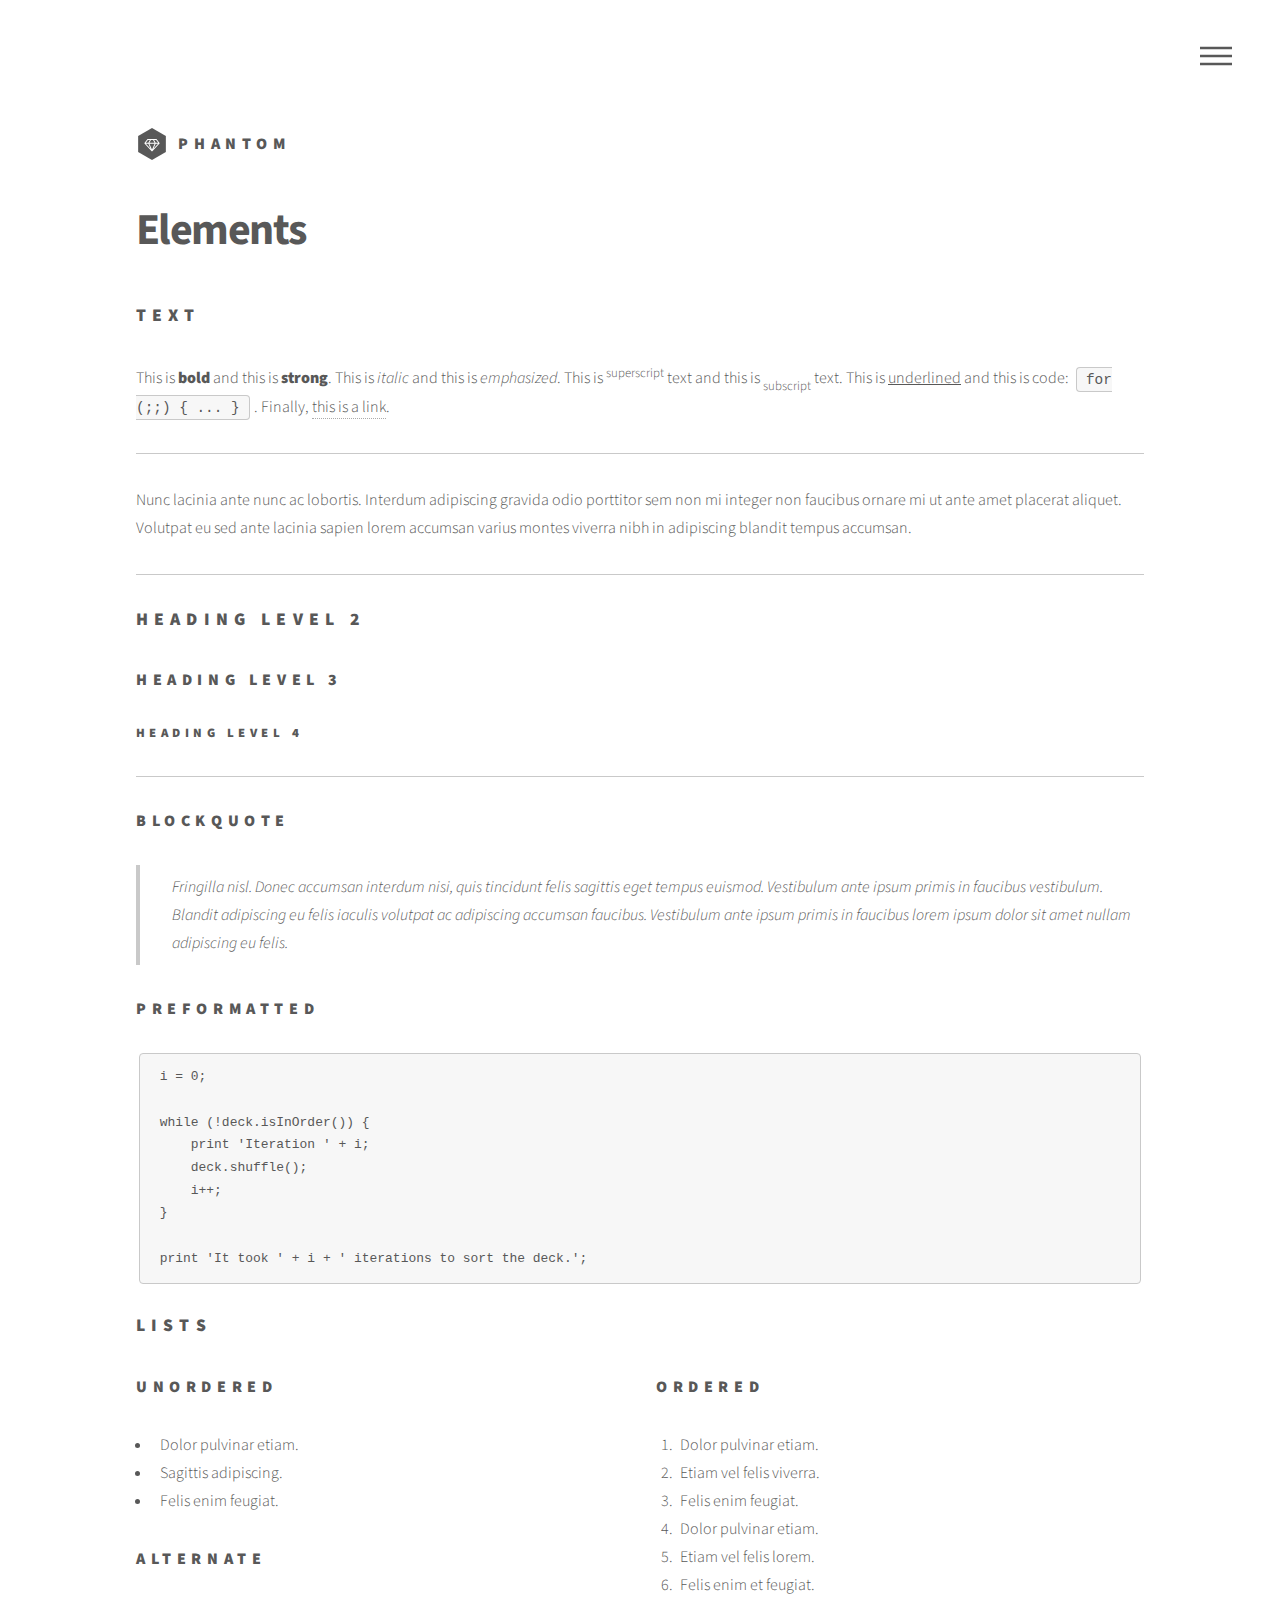
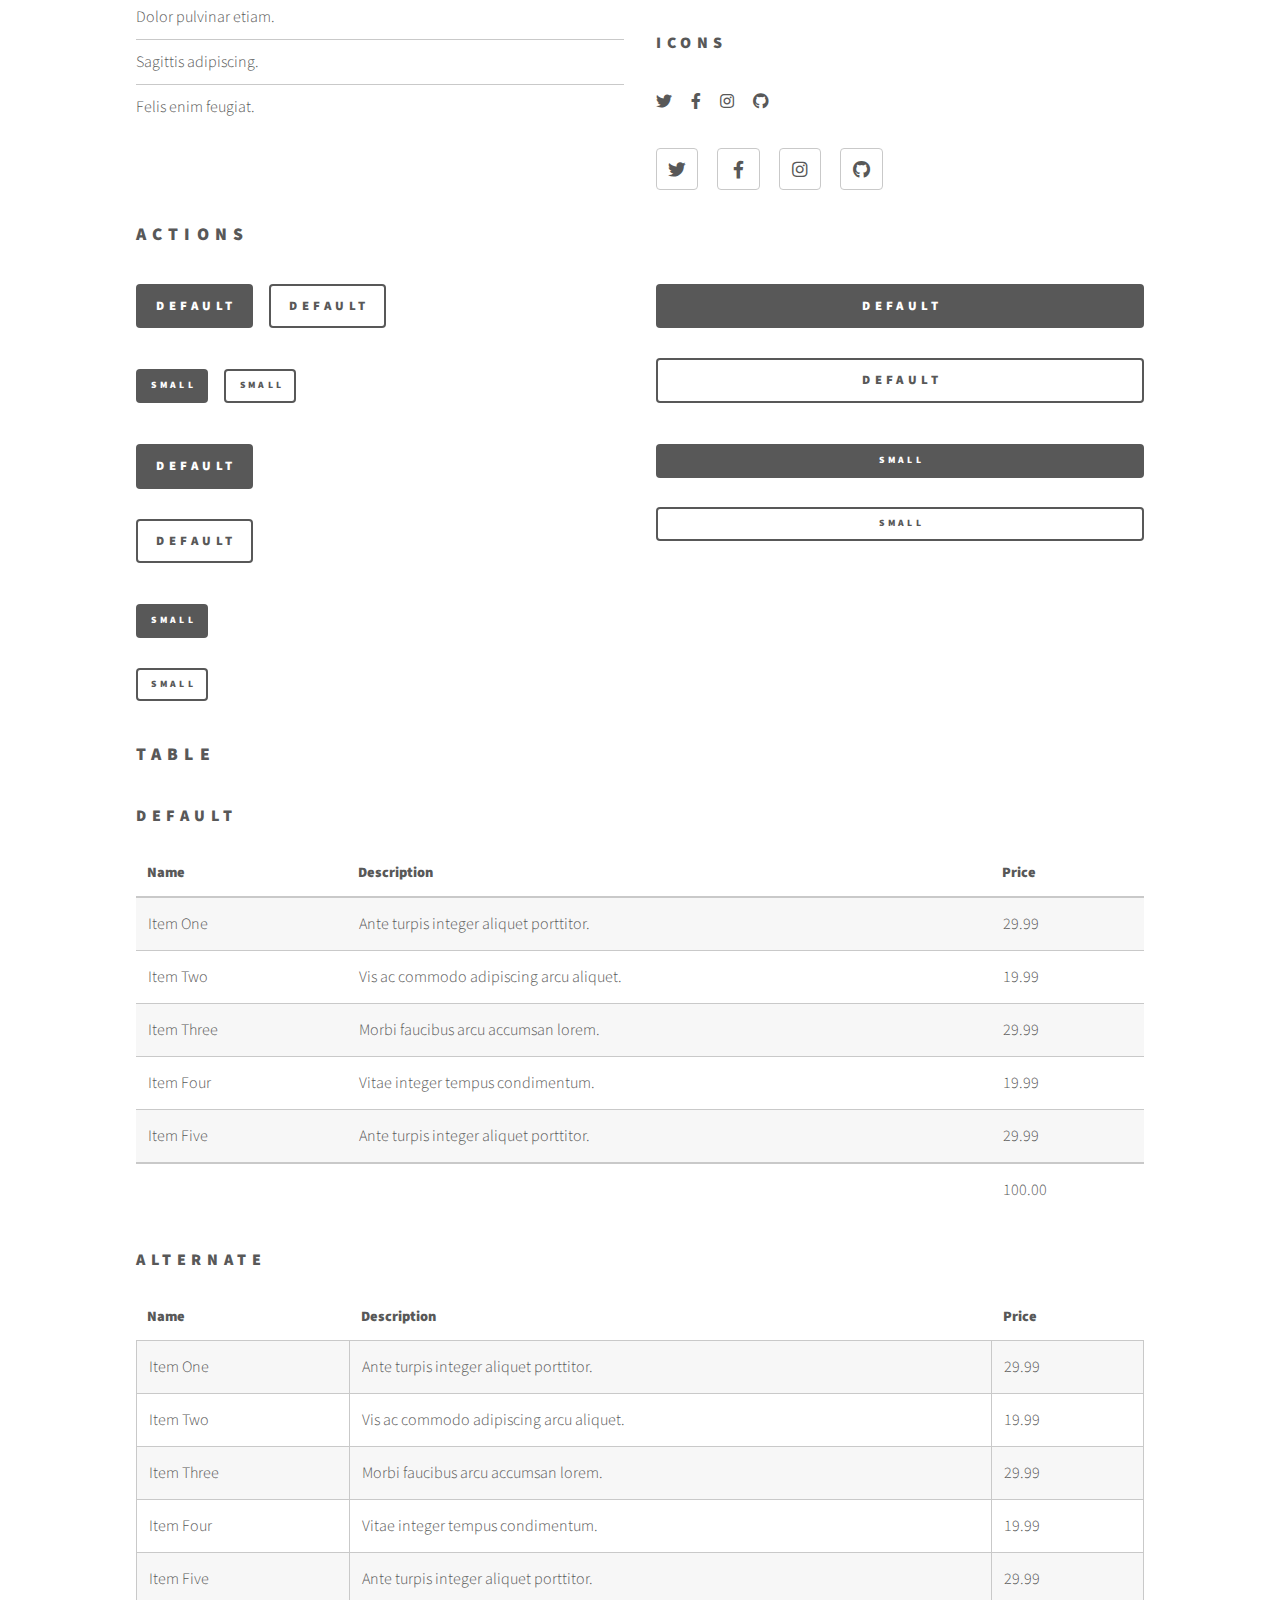
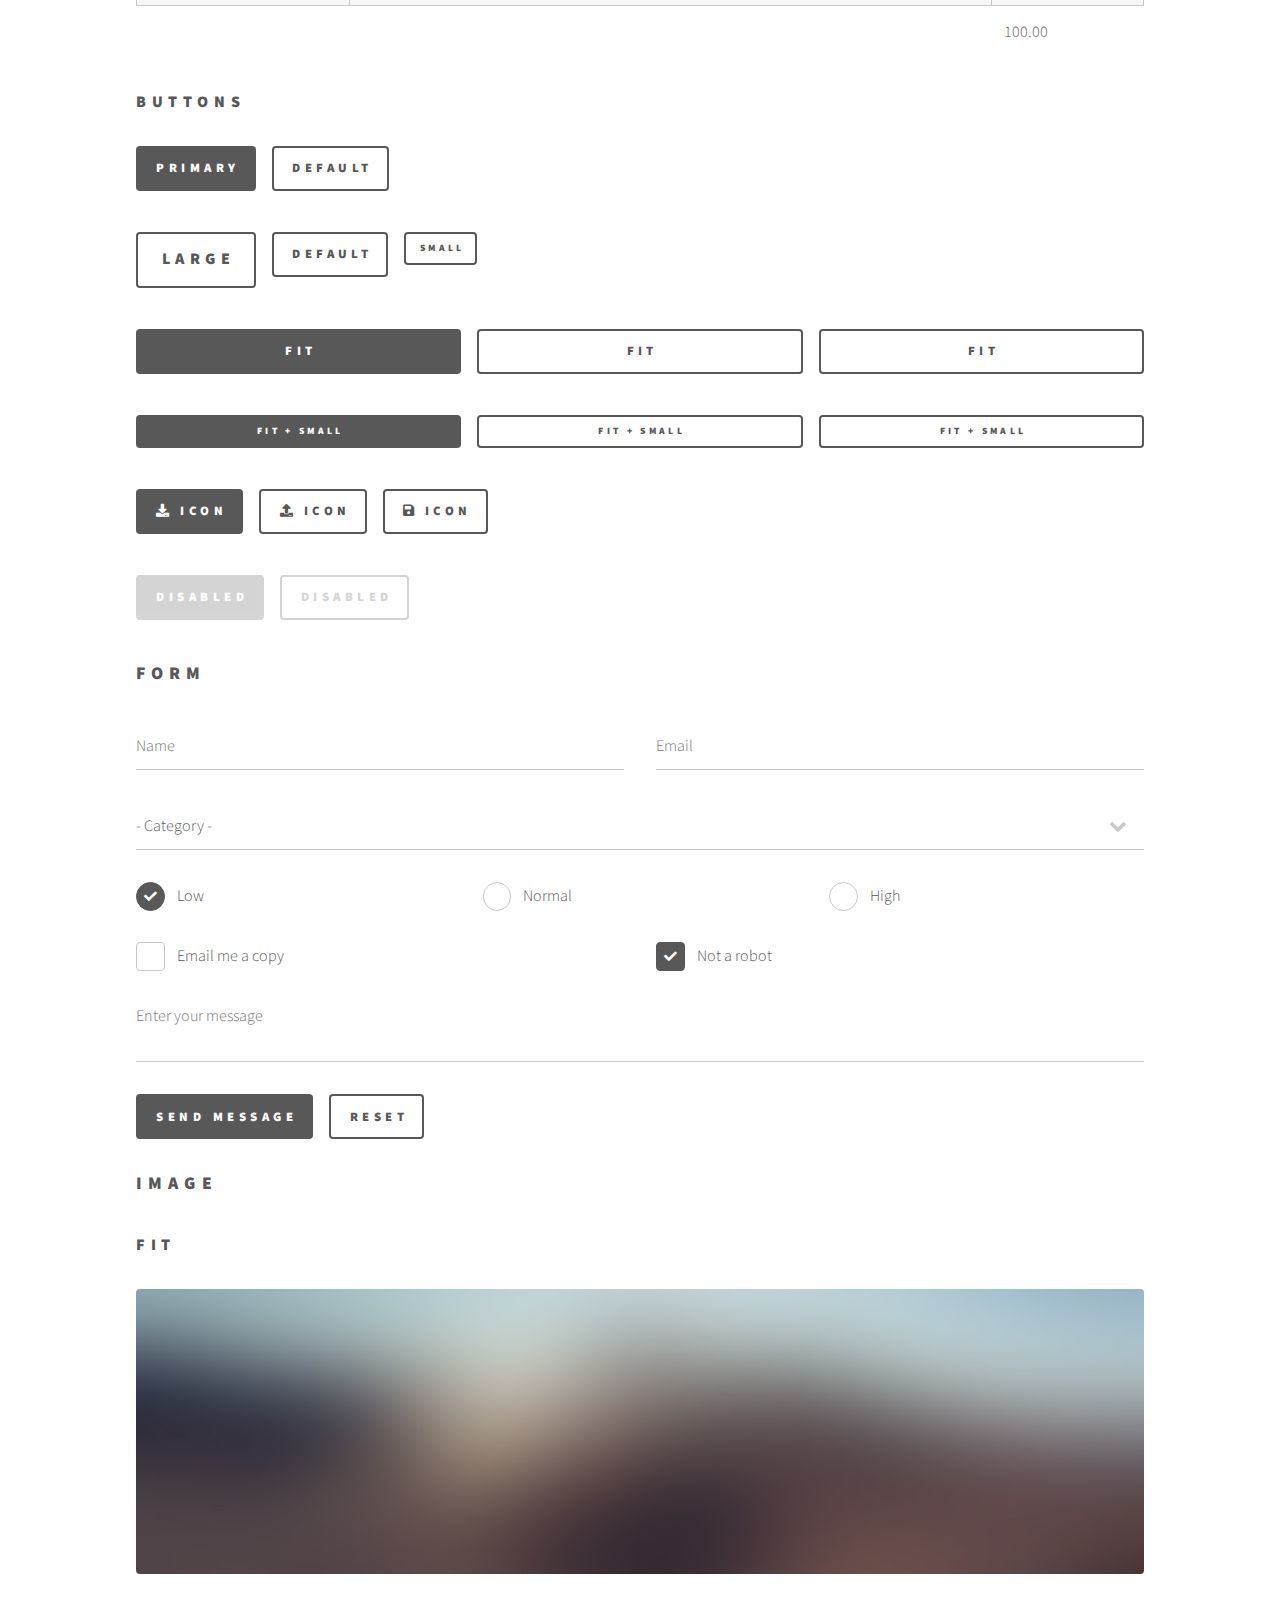
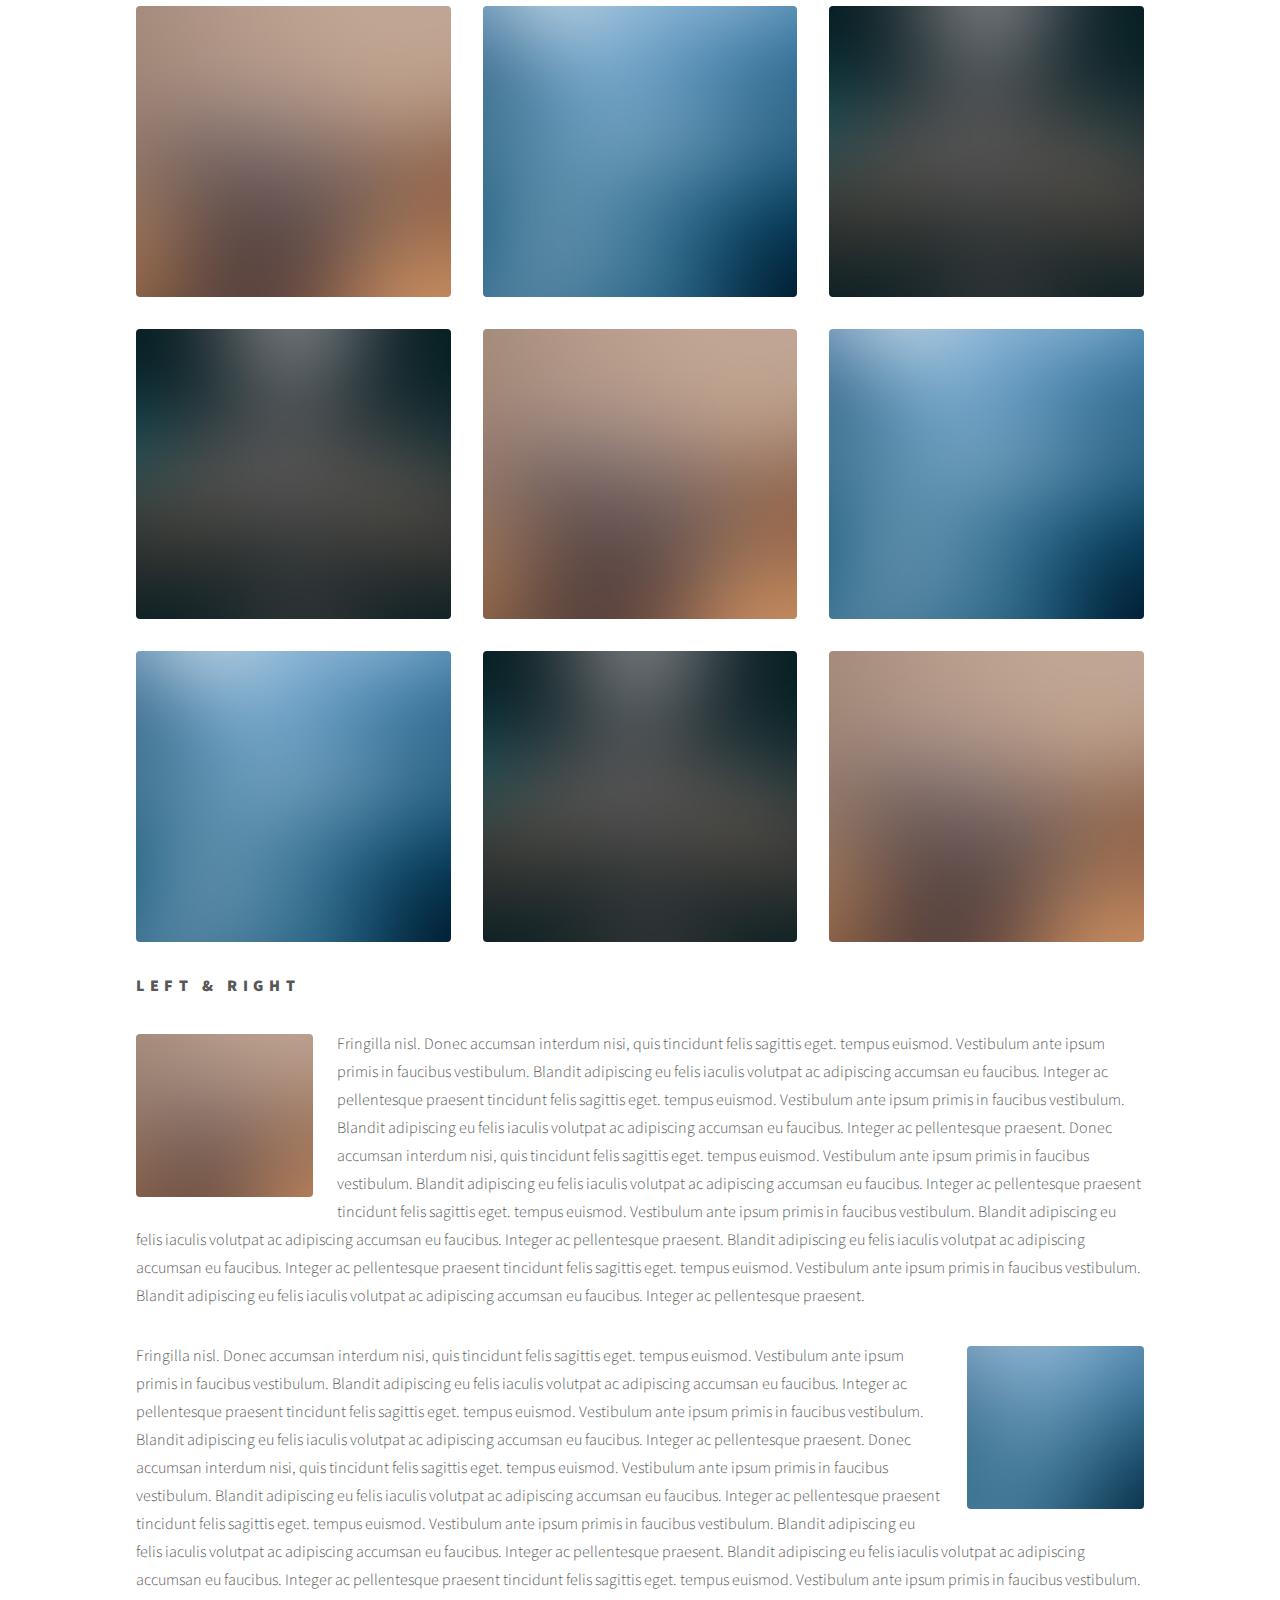
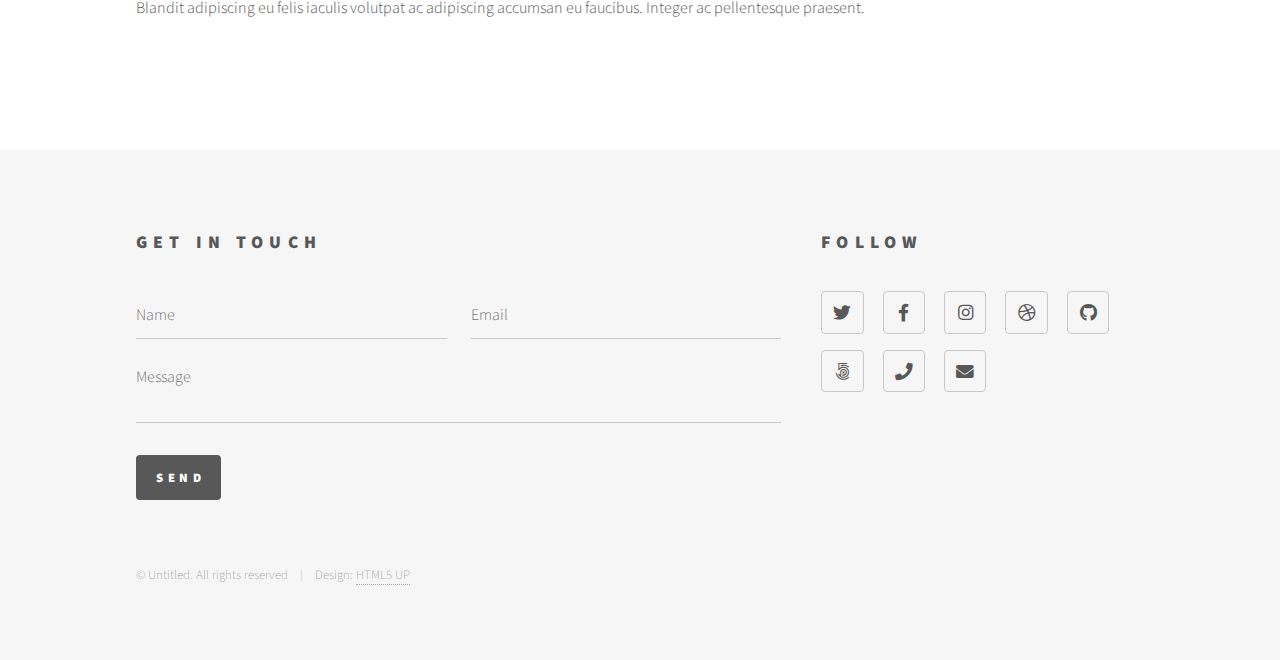
<file: contact.html>
<!DOCTYPE HTML>
<!--
	Phantom by HTML5 UP
	html5up.net | @ajlkn
	Free for personal and commercial use under the CCA 3.0 license (html5up.net/license)
-->
<html>
	<head>
		<title>Elements - Phantom by HTML5 UP</title>
		<meta charset="utf-8" />
		<meta name="viewport" content="width=device-width, initial-scale=1, user-scalable=no" />
		<link rel="stylesheet" href="assets/css/main.css" />
		<noscript><link rel="stylesheet" href="assets/css/noscript.css" /></noscript>
	</head>
	<body class="is-preload">
		<!-- Wrapper -->
			<div id="wrapper">

				<!-- Header -->
					<header id="header">
						<div class="inner">

							<!-- Logo -->
								<a href="index.html" class="logo">
									<span class="symbol"><img src="images/logo.svg" alt="" /></span><span class="title">Phantom</span>
								</a>

							<!-- Nav -->
								<nav>
									<ul>
										<li><a href="#menu">Menu</a></li>
									</ul>
								</nav>

						</div>
					</header>

				<!-- Menu -->
					<nav id="menu">
						<h2>Menu</h2>
						<ul>
							<li><a href="index.html">Home</a></li>
							<li><a href="generic.html">Ipsum veroeros</a></li>
							<li><a href="generic.html">Tempus etiam</a></li>
							<li><a href="generic.html">Consequat dolor</a></li>
							<li><a href="elements.html">Elements</a></li>
						</ul>
					</nav>

				<!-- Main -->
					<div id="main">
						<div class="inner">
							<h1>Elements</h1>

							<!-- Text -->
								<section>
									<h2>Text</h2>
									<p>This is <b>bold</b> and this is <strong>strong</strong>. This is <i>italic</i> and this is <em>emphasized</em>.
									This is <sup>superscript</sup> text and this is <sub>subscript</sub> text.
									This is <u>underlined</u> and this is code: <code>for (;;) { ... }</code>. Finally, <a href="#">this is a link</a>.</p>
									<hr />
									<p>Nunc lacinia ante nunc ac lobortis. Interdum adipiscing gravida odio porttitor sem non mi integer non faucibus ornare mi ut ante amet placerat aliquet. Volutpat eu sed ante lacinia sapien lorem accumsan varius montes viverra nibh in adipiscing blandit tempus accumsan.</p>
									<hr />
									<h2>Heading Level 2</h2>
									<h3>Heading Level 3</h3>
									<h4>Heading Level 4</h4>
									<hr />
									<h3>Blockquote</h3>
									<blockquote>Fringilla nisl. Donec accumsan interdum nisi, quis tincidunt felis sagittis eget tempus euismod. Vestibulum ante ipsum primis in faucibus vestibulum. Blandit adipiscing eu felis iaculis volutpat ac adipiscing accumsan faucibus. Vestibulum ante ipsum primis in faucibus lorem ipsum dolor sit amet nullam adipiscing eu felis.</blockquote>
									<h3>Preformatted</h3>
									<pre><code>i = 0;

while (!deck.isInOrder()) {
    print 'Iteration ' + i;
    deck.shuffle();
    i++;
}

print 'It took ' + i + ' iterations to sort the deck.';</code></pre>
								</section>

							<!-- Lists -->
								<section>
									<h2>Lists</h2>
									<div class="row">
										<div class="col-6 col-12-medium">
											<h3>Unordered</h3>
											<ul>
												<li>Dolor pulvinar etiam.</li>
												<li>Sagittis adipiscing.</li>
												<li>Felis enim feugiat.</li>
											</ul>
											<h3>Alternate</h3>
											<ul class="alt">
												<li>Dolor pulvinar etiam.</li>
												<li>Sagittis adipiscing.</li>
												<li>Felis enim feugiat.</li>
											</ul>
										</div>
										<div class="col-6 col-12-medium">
											<h3>Ordered</h3>
											<ol>
												<li>Dolor pulvinar etiam.</li>
												<li>Etiam vel felis viverra.</li>
												<li>Felis enim feugiat.</li>
												<li>Dolor pulvinar etiam.</li>
												<li>Etiam vel felis lorem.</li>
												<li>Felis enim et feugiat.</li>
											</ol>
											<h3>Icons</h3>
											<ul class="icons">
												<li><a href="#" class="icon brands style1 fa-twitter"><span class="label">Twitter</span></a></li>
												<li><a href="#" class="icon brands style1 fa-facebook-f"><span class="label">Facebook</span></a></li>
												<li><a href="#" class="icon brands style1 fa-instagram"><span class="label">Instagram</span></a></li>
												<li><a href="#" class="icon brands style1 fa-github"><span class="label">Github</span></a></li>
											</ul>
											<ul class="icons">
												<li><a href="#" class="icon brands style2 fa-twitter"><span class="label">Twitter</span></a></li>
												<li><a href="#" class="icon brands style2 fa-facebook-f"><span class="label">Facebook</span></a></li>
												<li><a href="#" class="icon brands style2 fa-instagram"><span class="label">Instagram</span></a></li>
												<li><a href="#" class="icon brands style2 fa-github"><span class="label">Github</span></a></li>
											</ul>
										</div>
									</div>
									<h2>Actions</h2>
									<div class="row">
										<div class="col-6 col-12-medium">
											<ul class="actions">
												<li><a href="#" class="button primary">Default</a></li>
												<li><a href="#" class="button">Default</a></li>
											</ul>
											<ul class="actions small">
												<li><a href="#" class="button primary small">Small</a></li>
												<li><a href="#" class="button small">Small</a></li>
											</ul>
											<ul class="actions stacked">
												<li><a href="#" class="button primary">Default</a></li>
												<li><a href="#" class="button">Default</a></li>
											</ul>
											<ul class="actions stacked">
												<li><a href="#" class="button primary small">Small</a></li>
												<li><a href="#" class="button small">Small</a></li>
											</ul>
										</div>
										<div class="col-6 col-12-medium">
											<ul class="actions stacked">
												<li><a href="#" class="button primary fit">Default</a></li>
												<li><a href="#" class="button fit">Default</a></li>
											</ul>
											<ul class="actions stacked">
												<li><a href="#" class="button primary small fit">Small</a></li>
												<li><a href="#" class="button small fit">Small</a></li>
											</ul>
										</div>
									</div>
								</section>

							<!-- Table -->
								<section>
									<h2>Table</h2>
									<h3>Default</h3>
									<div class="table-wrapper">
										<table>
											<thead>
												<tr>
													<th>Name</th>
													<th>Description</th>
													<th>Price</th>
												</tr>
											</thead>
											<tbody>
												<tr>
													<td>Item One</td>
													<td>Ante turpis integer aliquet porttitor.</td>
													<td>29.99</td>
												</tr>
												<tr>
													<td>Item Two</td>
													<td>Vis ac commodo adipiscing arcu aliquet.</td>
													<td>19.99</td>
												</tr>
												<tr>
													<td>Item Three</td>
													<td> Morbi faucibus arcu accumsan lorem.</td>
													<td>29.99</td>
												</tr>
												<tr>
													<td>Item Four</td>
													<td>Vitae integer tempus condimentum.</td>
													<td>19.99</td>
												</tr>
												<tr>
													<td>Item Five</td>
													<td>Ante turpis integer aliquet porttitor.</td>
													<td>29.99</td>
												</tr>
											</tbody>
											<tfoot>
												<tr>
													<td colspan="2"></td>
													<td>100.00</td>
												</tr>
											</tfoot>
										</table>
									</div>

									<h3>Alternate</h3>
									<div class="table-wrapper">
										<table class="alt">
											<thead>
												<tr>
													<th>Name</th>
													<th>Description</th>
													<th>Price</th>
												</tr>
											</thead>
											<tbody>
												<tr>
													<td>Item One</td>
													<td>Ante turpis integer aliquet porttitor.</td>
													<td>29.99</td>
												</tr>
												<tr>
													<td>Item Two</td>
													<td>Vis ac commodo adipiscing arcu aliquet.</td>
													<td>19.99</td>
												</tr>
												<tr>
													<td>Item Three</td>
													<td> Morbi faucibus arcu accumsan lorem.</td>
													<td>29.99</td>
												</tr>
												<tr>
													<td>Item Four</td>
													<td>Vitae integer tempus condimentum.</td>
													<td>19.99</td>
												</tr>
												<tr>
													<td>Item Five</td>
													<td>Ante turpis integer aliquet porttitor.</td>
													<td>29.99</td>
												</tr>
											</tbody>
											<tfoot>
												<tr>
													<td colspan="2"></td>
													<td>100.00</td>
												</tr>
											</tfoot>
										</table>
									</div>
								</section>

							<!-- Buttons -->
								<section>
									<h3>Buttons</h3>
									<ul class="actions">
										<li><a href="#" class="button primary">Primary</a></li>
										<li><a href="#" class="button">Default</a></li>
									</ul>
									<ul class="actions">
										<li><a href="#" class="button large">Large</a></li>
										<li><a href="#" class="button">Default</a></li>
										<li><a href="#" class="button small">Small</a></li>
									</ul>
									<ul class="actions fit">
										<li><a href="#" class="button primary fit">Fit</a></li>
										<li><a href="#" class="button fit">Fit</a></li>
										<li><a href="#" class="button fit">Fit</a></li>
									</ul>
									<ul class="actions fit small">
										<li><a href="#" class="button primary fit small">Fit + Small</a></li>
										<li><a href="#" class="button fit small">Fit + Small</a></li>
										<li><a href="#" class="button fit small">Fit + Small</a></li>
									</ul>
									<ul class="actions">
										<li><a href="#" class="button primary icon solid fa-download">Icon</a></li>
										<li><a href="#" class="button icon solid fa-upload">Icon</a></li>
										<li><a href="#" class="button icon solid fa-save">Icon</a></li>
									</ul>
									<ul class="actions">
										<li><span class="button primary disabled">Disabled</span></li>
										<li><span class="button disabled">Disabled</span></li>
									</ul>
								</section>

							<!-- Form -->
								<section>
									<h2>Form</h2>
									<form method="post" action="#">
										<div class="row gtr-uniform">
											<div class="col-6 col-12-xsmall">
												<input type="text" name="demo-name" id="demo-name" value="" placeholder="Name" />
											</div>
											<div class="col-6 col-12-xsmall">
												<input type="email" name="demo-email" id="demo-email" value="" placeholder="Email" />
											</div>
											<div class="col-12">
												<select name="demo-category" id="demo-category">
													<option value="">- Category -</option>
													<option value="1">Manufacturing</option>
													<option value="1">Shipping</option>
													<option value="1">Administration</option>
													<option value="1">Human Resources</option>
												</select>
											</div>
											<div class="col-4 col-12-small">
												<input type="radio" id="demo-priority-low" name="demo-priority" checked>
												<label for="demo-priority-low">Low</label>
											</div>
											<div class="col-4 col-12-small">
												<input type="radio" id="demo-priority-normal" name="demo-priority">
												<label for="demo-priority-normal">Normal</label>
											</div>
											<div class="col-4 col-12-small">
												<input type="radio" id="demo-priority-high" name="demo-priority">
												<label for="demo-priority-high">High</label>
											</div>
											<div class="col-6 col-12-small">
												<input type="checkbox" id="demo-copy" name="demo-copy">
												<label for="demo-copy">Email me a copy</label>
											</div>
											<div class="col-6 col-12-small">
												<input type="checkbox" id="demo-human" name="demo-human" checked>
												<label for="demo-human">Not a robot</label>
											</div>
											<div class="col-12">
												<textarea name="demo-message" id="demo-message" placeholder="Enter your message" rows="6"></textarea>
											</div>
											<div class="col-12">
												<ul class="actions">
													<li><input type="submit" value="Send Message" class="primary" /></li>
													<li><input type="reset" value="Reset" /></li>
												</ul>
											</div>
										</div>
									</form>
								</section>

							<!-- Image -->
								<section>
									<h2>Image</h2>
									<h3>Fit</h3>
									<div class="box alt">
										<div class="row gtr-uniform">
											<div class="col-12"><span class="image fit"><img src="images/pic13.jpg" alt="" /></span></div>
											<div class="col-4"><span class="image fit"><img src="images/pic01.jpg" alt="" /></span></div>
											<div class="col-4"><span class="image fit"><img src="images/pic02.jpg" alt="" /></span></div>
											<div class="col-4"><span class="image fit"><img src="images/pic03.jpg" alt="" /></span></div>
											<div class="col-4"><span class="image fit"><img src="images/pic03.jpg" alt="" /></span></div>
											<div class="col-4"><span class="image fit"><img src="images/pic01.jpg" alt="" /></span></div>
											<div class="col-4"><span class="image fit"><img src="images/pic02.jpg" alt="" /></span></div>
											<div class="col-4"><span class="image fit"><img src="images/pic02.jpg" alt="" /></span></div>
											<div class="col-4"><span class="image fit"><img src="images/pic03.jpg" alt="" /></span></div>
											<div class="col-4"><span class="image fit"><img src="images/pic01.jpg" alt="" /></span></div>
										</div>
									</div>
									<h3>Left &amp; Right</h3>
									<p><span class="image left"><img src="images/pic14.jpg" alt="" /></span>Fringilla nisl. Donec accumsan interdum nisi, quis tincidunt felis sagittis eget. tempus euismod. Vestibulum ante ipsum primis in faucibus vestibulum. Blandit adipiscing eu felis iaculis volutpat ac adipiscing accumsan eu faucibus. Integer ac pellentesque praesent tincidunt felis sagittis eget. tempus euismod. Vestibulum ante ipsum primis in faucibus vestibulum. Blandit adipiscing eu felis iaculis volutpat ac adipiscing accumsan eu faucibus. Integer ac pellentesque praesent. Donec accumsan interdum nisi, quis tincidunt felis sagittis eget. tempus euismod. Vestibulum ante ipsum primis in faucibus vestibulum. Blandit adipiscing eu felis iaculis volutpat ac adipiscing accumsan eu faucibus. Integer ac pellentesque praesent tincidunt felis sagittis eget. tempus euismod. Vestibulum ante ipsum primis in faucibus vestibulum. Blandit adipiscing eu felis iaculis volutpat ac adipiscing accumsan eu faucibus. Integer ac pellentesque praesent. Blandit adipiscing eu felis iaculis volutpat ac adipiscing accumsan eu faucibus. Integer ac pellentesque praesent tincidunt felis sagittis eget. tempus euismod. Vestibulum ante ipsum primis in faucibus vestibulum. Blandit adipiscing eu felis iaculis volutpat ac adipiscing accumsan eu faucibus. Integer ac pellentesque praesent.</p>
									<p><span class="image right"><img src="images/pic15.jpg" alt="" /></span>Fringilla nisl. Donec accumsan interdum nisi, quis tincidunt felis sagittis eget. tempus euismod. Vestibulum ante ipsum primis in faucibus vestibulum. Blandit adipiscing eu felis iaculis volutpat ac adipiscing accumsan eu faucibus. Integer ac pellentesque praesent tincidunt felis sagittis eget. tempus euismod. Vestibulum ante ipsum primis in faucibus vestibulum. Blandit adipiscing eu felis iaculis volutpat ac adipiscing accumsan eu faucibus. Integer ac pellentesque praesent. Donec accumsan interdum nisi, quis tincidunt felis sagittis eget. tempus euismod. Vestibulum ante ipsum primis in faucibus vestibulum. Blandit adipiscing eu felis iaculis volutpat ac adipiscing accumsan eu faucibus. Integer ac pellentesque praesent tincidunt felis sagittis eget. tempus euismod. Vestibulum ante ipsum primis in faucibus vestibulum. Blandit adipiscing eu felis iaculis volutpat ac adipiscing accumsan eu faucibus. Integer ac pellentesque praesent. Blandit adipiscing eu felis iaculis volutpat ac adipiscing accumsan eu faucibus. Integer ac pellentesque praesent tincidunt felis sagittis eget. tempus euismod. Vestibulum ante ipsum primis in faucibus vestibulum. Blandit adipiscing eu felis iaculis volutpat ac adipiscing accumsan eu faucibus. Integer ac pellentesque praesent.</p>
								</section>

						</div>
					</div>

				<!-- Footer -->
					<footer id="footer">
						<div class="inner">
							<section>
								<h2>Get in touch</h2>
								<form method="post" action="#">
									<div class="fields">
										<div class="field half">
											<input type="text" name="name" id="name" placeholder="Name" />
										</div>
										<div class="field half">
											<input type="email" name="email" id="email" placeholder="Email" />
										</div>
										<div class="field">
											<textarea name="message" id="message" placeholder="Message"></textarea>
										</div>
									</div>
									<ul class="actions">
										<li><input type="submit" value="Send" class="primary" /></li>
									</ul>
								</form>
							</section>
							<section>
								<h2>Follow</h2>
								<ul class="icons">
									<li><a href="#" class="icon brands style2 fa-twitter"><span class="label">Twitter</span></a></li>
									<li><a href="#" class="icon brands style2 fa-facebook-f"><span class="label">Facebook</span></a></li>
									<li><a href="#" class="icon brands style2 fa-instagram"><span class="label">Instagram</span></a></li>
									<li><a href="#" class="icon brands style2 fa-dribbble"><span class="label">Dribbble</span></a></li>
									<li><a href="#" class="icon brands style2 fa-github"><span class="label">GitHub</span></a></li>
									<li><a href="#" class="icon brands style2 fa-500px"><span class="label">500px</span></a></li>
									<li><a href="#" class="icon solid style2 fa-phone"><span class="label">Phone</span></a></li>
									<li><a href="#" class="icon solid style2 fa-envelope"><span class="label">Email</span></a></li>
								</ul>
							</section>
							<ul class="copyright">
								<li>&copy; Untitled. All rights reserved</li><li>Design: <a href="http://html5up.net">HTML5 UP</a></li>
							</ul>
						</div>
					</footer>

			</div>

		<!-- Scripts -->
			<script src="assets/js/jquery.min.js"></script>
			<script src="assets/js/browser.min.js"></script>
			<script src="assets/js/breakpoints.min.js"></script>
			<script src="assets/js/util.js"></script>
			<script src="assets/js/main.js"></script>

	</body>
</html>
</file>
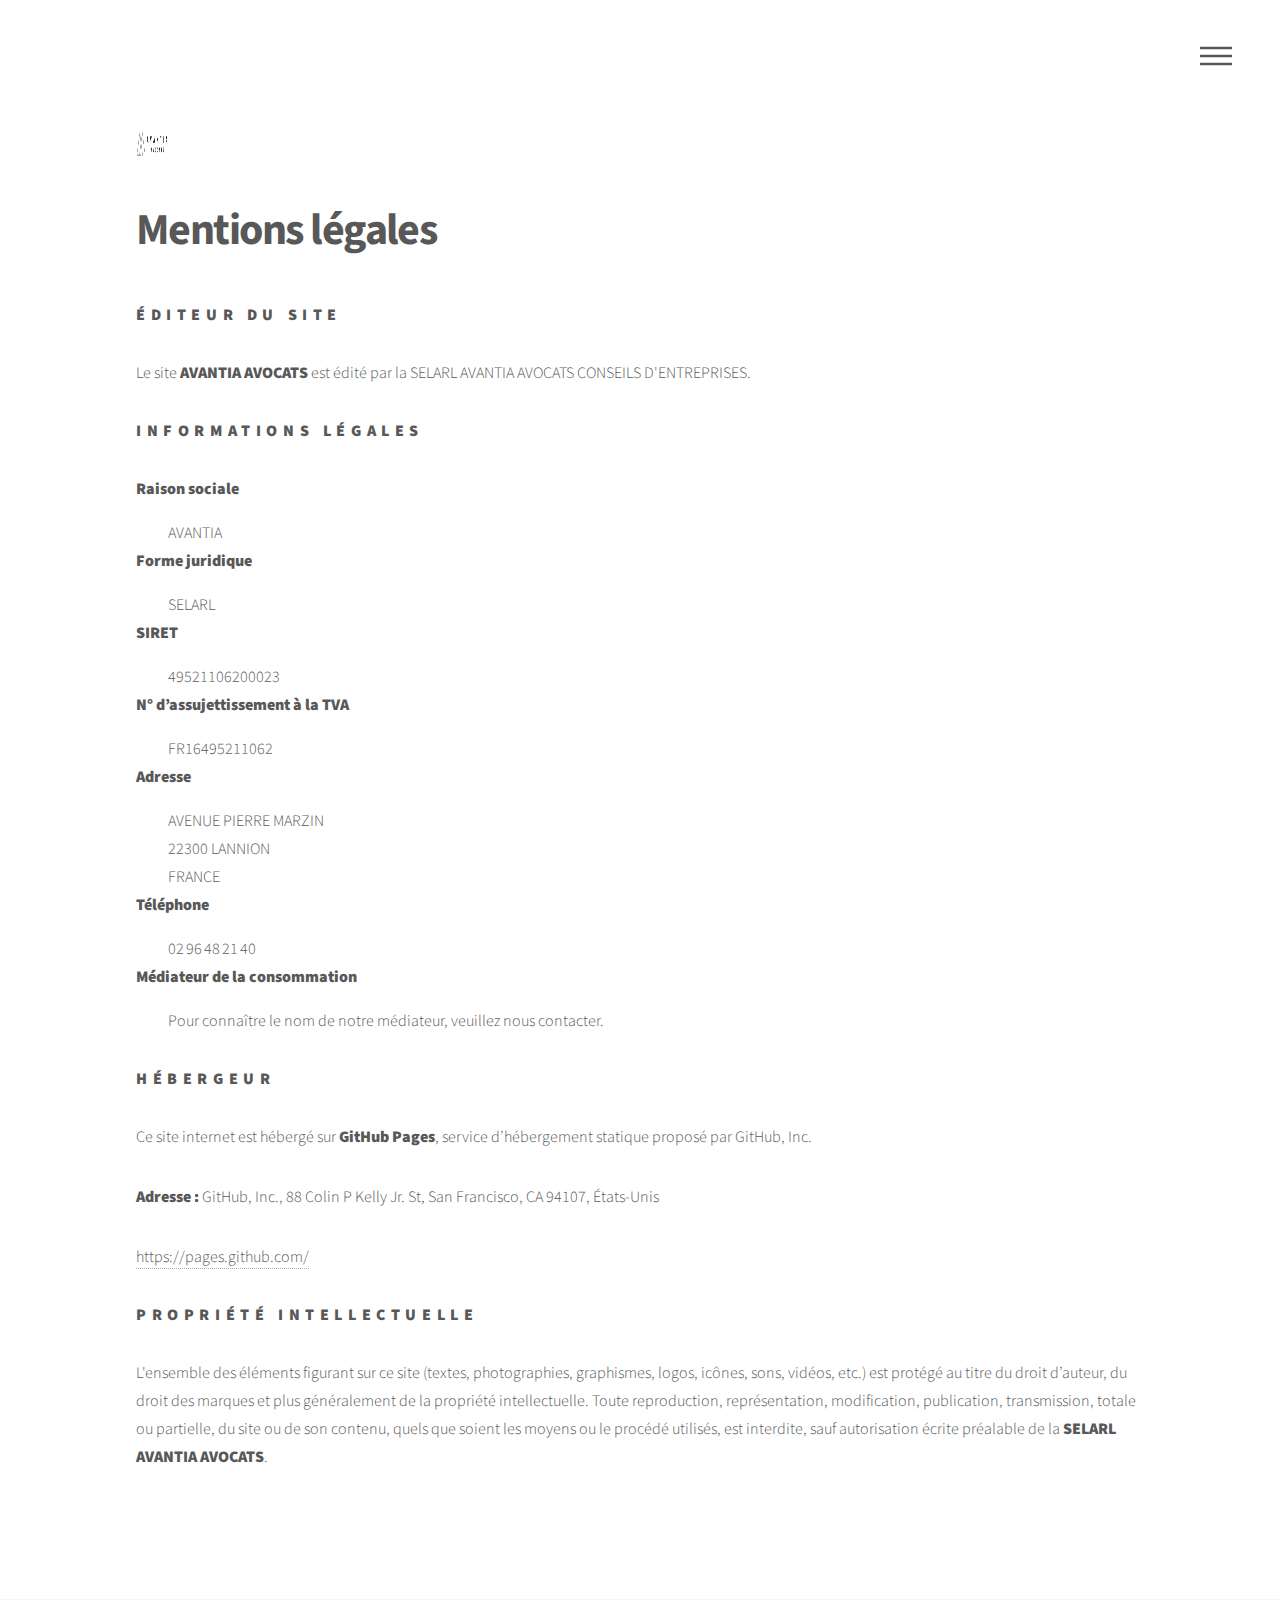
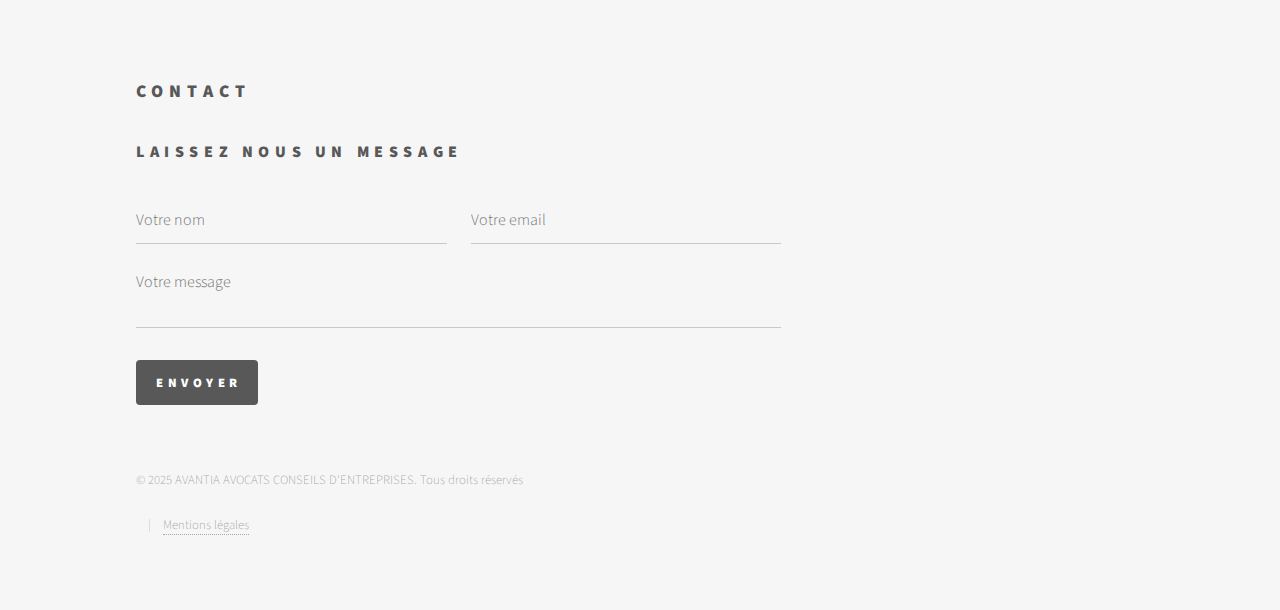
<file: mentions-legales.html>
<!DOCTYPE HTML>
<html>

<head>
    <title>AVANTIA AVOCATS</title>
    <meta charset="utf-8" />
    <meta name="viewport" content="width=device-width, initial-scale=1, user-scalable=no" />
    <link rel="icon" href="assets/images/logo_avantia-favicon.png" type="image/png" />
    <link rel="stylesheet" href="assets/css/main.css" />
    <noscript>
        <link rel="stylesheet" href="assets/css/noscript.css" /></noscript>
</head>

<body class="is-preload">
    <!-- Wrapper -->
    <div id="wrapper">

        <!-- Header -->
        <header id="header">
            <div class="inner">

                <!-- Logo -->
                <a href="index.html" class="logo">
                    <span class="symbol"><img src="images/logo_avantia_2.png" alt="" /></span>
                </a>

                <!-- Nav -->
                <nav>
                    <ul>
                        <li><a href="#menu">Menu</a></li>
                    </ul>
                </nav>

            </div>
        </header>

        <!-- Menu -->
        <nav id="menu">
            <h2>Menu</h2>
            <ul>
                <li><a href="index.html">Accueil</a></li>
                <li><a href="competences.html">Nos compétences</a></li>
                <li><a href="bureaux.html">Nos bureaux</a></li>
                <li><a href="avocats.html">Nos avocats</a></li>
            </ul>
        </nav>


        <!-- Main -->
        <div id="main">
            <div class="inner">
                <h1>Mentions légales</h1>

                <section class="legal-info">
                    <h3>Éditeur du site</h3>
                    <p>Le site <strong>AVANTIA AVOCATS</strong> est édité par la SELARL AVANTIA AVOCATS CONSEILS D'ENTREPRISES.</p>
                  
                    <h3>Informations légales</h3>
                    <dl>
                      <dt>Raison sociale</dt>
                      <dd>AVANTIA</dd>
                  
                      <dt>Forme juridique</dt>
                      <dd>SELARL</dd>
                  
                      <dt>SIRET</dt>
                      <dd>49521106200023</dd>
                  
                      <dt>N° d’assujettissement à la TVA</dt>
                      <dd>FR16495211062</dd>
                  
                      <dt>Adresse</dt>
                      <dd>AVENUE PIERRE MARZIN<br>22300 LANNION<br>FRANCE</dd>
                  
                      <dt>Téléphone</dt>
                      <dd>02 96 48 21 40</dd>
                  
                      <dt>Médiateur de la consommation</dt>
                      <dd>Pour connaître le nom de notre médiateur, veuillez nous contacter.</dd>
                    </dl>
                  </section>
                  
                  <section class="host-info">
                    <h3>Hébergeur</h3>
                    <p>Ce site internet est hébergé sur <strong>GitHub Pages</strong>, service d’hébergement statique proposé par GitHub, Inc.</p>
                    <p>
                      <strong>Adresse :</strong> GitHub, Inc., 88 Colin P Kelly Jr. St, San Francisco, CA 94107, États‑Unis
                    </p>
                    <p>
                      <a href="https://pages.github.com/" target="_blank" rel="noopener">https://pages.github.com/</a>
                    </p>
                  </section>

                  <section class="ip-info">
                    <h3>Propriété intellectuelle</h3>
                    <p>
                      L'ensemble des éléments figurant sur ce site (textes, photographies, graphismes,  
                      logos, icônes, sons, vidéos, etc.) est protégé au titre du droit d’auteur,  
                      du droit des marques et plus généralement de la propriété intellectuelle.  
                      Toute reproduction, représentation, modification, publication, transmission,  
                      totale ou partielle, du site ou de son contenu, quels que soient les moyens  
                      ou le procédé utilisés, est interdite, sauf autorisation écrite préalable  
                      de la <b>SELARL AVANTIA AVOCATS</b>.
                    </p>
                  </section>
                  
            </div>
        </div>

        <!-- Footer -->
        <footer id="footer">
            <div class="inner">
                <section>
                    <h2>Contact</h2>
                    <h3>Laissez nous un message</h3>
                    <form method="post" action="#">
                        <div class="fields">
                            <div class="field half">
                                <input type="text" name="name" id="name" placeholder="Votre nom" />
                            </div>
                            <div class="field half">
                                <input type="email" name="email" id="email" placeholder="Votre email" />
                            </div>
                            <div class="field">
                                <textarea name="message" id="message" placeholder="Votre message"></textarea>
                            </div>
                        </div>
                        <ul class="actions">
                            <li><input type="submit" value="Envoyer" class="primary" /></li>
                        </ul>
                    </form>
                </section>
                <ul class="copyright">
                    <li>&copy; 2025 AVANTIA AVOCATS CONSEILS D'ENTREPRISES. Tous droits réservés</li><br /><br />
                    <li><a href="mentions-legales.html">Mentions légales</a></li>
                </ul>
            </div>
        </footer>

    </div>

    <!-- Scripts -->
    <script src="assets/js/jquery.min.js"></script>
    <script src="assets/js/browser.min.js"></script>
    <script src="assets/js/breakpoints.min.js"></script>
    <script src="assets/js/util.js"></script>
    <script src="assets/js/main.js"></script>
</body>

</html>
</file>
<file: assets/css/noscript.css>
/*
	Phantom by HTML5 UP
	html5up.net | @ajlkn
	Free for personal and commercial use under the CCA 3.0 license (html5up.net/license)
*/

/* Tiles */

	body.is-preload .tiles article {
		-moz-transform: none;
		-webkit-transform: none;
		-ms-transform: none;
		transform: none;
		opacity: 1;
	}
</file>
<file: assets/css/main.css>
@import url(fontawesome-all.min.css);
@import url("https://fonts.googleapis.com/css?family=Source+Sans+Pro:300,700,900");

/*
	Phantom by HTML5 UP
	html5up.net | @ajlkn
	Free for personal and commercial use under the CCA 3.0 license (html5up.net/license)
*/

html, body, div, span, applet, object,
iframe, h1, h2, h3, h4, h5, h6, p, blockquote,
pre, a, abbr, acronym, address, big, cite,
code, del, dfn, em, img, ins, kbd, q, s, samp,
small, strike, strong, sub, sup, tt, var, b,
u, i, center, dl, dt, dd, ol, ul, li, fieldset,
form, label, legend, table, caption, tbody,
tfoot, thead, tr, th, td, article, aside,
canvas, details, embed, figure, figcaption,
footer, header, hgroup, menu, nav, output, ruby,
section, summary, time, mark, audio, video {
	margin: 0;
	padding: 0;
	border: 0;
	font-size: 100%;
	font: inherit;
	vertical-align: baseline;}

article, aside, details, figcaption, figure,
footer, header, hgroup, menu, nav, section {
	display: block;}

body {
	line-height: 1;
}

ol, ul {
	list-style: none;
}

blockquote, q {
	quotes: none;
}

	blockquote:before, blockquote:after, q:before, q:after {
		content: '';
		content: none;
	}

table {
	border-collapse: collapse;
	border-spacing: 0;
}

body {
	-webkit-text-size-adjust: none;
}

mark {
	background-color: transparent;
	color: inherit;
}

input::-moz-focus-inner {
	border: 0;
	padding: 0;
}

input, select, textarea {
	-moz-appearance: none;
	-webkit-appearance: none;
	-ms-appearance: none;
	appearance: none;
}

/* Basic */

	@-ms-viewport {
		width: device-width;
	}

	body {
		-ms-overflow-style: scrollbar;
	}

	@media screen and (max-width: 480px) {

		html, body {
			min-width: 320px;
		}

	}

	html {
		box-sizing: border-box;
	}

	*, *:before, *:after {
		box-sizing: inherit;
	}

	body {
		background: #ffffff;
	}

		body.is-preload *, body.is-preload *:before, body.is-preload *:after {
			-moz-animation: none !important;
			-webkit-animation: none !important;
			-ms-animation: none !important;
			animation: none !important;
			-moz-transition: none !important;
			-webkit-transition: none !important;
			-ms-transition: none !important;
			transition: none !important;
		}

/* Type */

	body, input, select, textarea {
		color: #585858;
		font-family: "Source Sans Pro", Helvetica, sans-serif;
		font-size: 16pt;
		font-weight: 300;
		line-height: 1.75;
	}

		@media screen and (max-width: 1680px) {

			body, input, select, textarea {
				font-size: 14pt;
			}

		}

		@media screen and (max-width: 1280px) {

			body, input, select, textarea {
				font-size: 12pt;
			}

		}

	a {
		-moz-transition: border-bottom-color 0.2s ease, color 0.2s ease;
		-webkit-transition: border-bottom-color 0.2s ease, color 0.2s ease;
		-ms-transition: border-bottom-color 0.2s ease, color 0.2s ease;
		transition: border-bottom-color 0.2s ease, color 0.2s ease;
		text-decoration: none;
		color: #585858;
		border-bottom: dotted 1px rgba(88, 88, 88, 0.5);
	}

		a:hover {
			border-bottom-color: transparent;
			color: #f2849e !important;
		}

	strong, b {
		font-weight: 900;
	}

	em, i {
		font-style: italic;
	}

	p {
		margin: 0 0 2em 0;
	}

	h1 {
		font-size: 2.75em;
		font-weight: 700;
		line-height: 1.3;
		margin: 0 0 1em 0;
		letter-spacing: -0.035em;
	}

		h1 a {
			color: inherit;
		}

		@media screen and (max-width: 736px) {

			h1 {
				font-size: 2em;
				margin: 0 0 1em 0;
			}

		}

		@media screen and (max-width: 360px) {

			h1 {
				font-size: 1.75em;
			}

		}

	h2, h3, h4, h5, h6 {
		font-weight: 900;
		line-height: 1.5;
		margin: 0 0 2em 0;
		text-transform: uppercase;
		letter-spacing: 0.35em;
	}

		h2 a, h3 a, h4 a, h5 a, h6 a {
			color: inherit;
		}

	h2 {
		font-size: 1.1em;
	}

	h3 {
		font-size: 1em;
	}

	h4 {
		font-size: 0.8em;
	}

	h5 {
		font-size: 0.8em;
	}

	h6 {
		font-size: 0.8em;
	}

	@media screen and (max-width: 980px) {

		h1 br, h2 br, h3 br, h4 br, h5 br, h6 br {
			display: none;
		}

	}

	@media screen and (max-width: 736px) {

		h2 {
			font-size: 1em;
		}

		h3 {
			font-size: 0.8em;
		}

	}

	sub {
		font-size: 0.8em;
		position: relative;
		top: 0.5em;
	}

	sup {
		font-size: 0.8em;
		position: relative;
		top: -0.5em;
	}

	blockquote {
		border-left: solid 4px #c9c9c9;
		font-style: italic;
		margin: 0 0 2em 0;
		padding: 0.5em 0 0.5em 2em;
	}

	code {
		background: rgba(144, 144, 144, 0.075);
		border-radius: 4px;
		border: solid 1px #c9c9c9;
		font-family: "Courier New", monospace;
		font-size: 0.9em;
		margin: 0 0.25em;
		padding: 0.25em 0.65em;
	}

	pre {
		-webkit-overflow-scrolling: touch;
		font-family: "Courier New", monospace;
		font-size: 0.9em;
		margin: 0 0 2em 0;
	}

		pre code {
			display: block;
			line-height: 1.75;
			padding: 1em 1.5em;
			overflow-x: auto;
		}

	hr {
		border: 0;
		border-bottom: solid 1px #c9c9c9;
		margin: 2em 0;
	}

		hr.major {
			margin: 3em 0;
		}

	.align-left {
		text-align: left;
	}

	.align-center {
		text-align: center;
	}

	.align-right {
		text-align: right;
	}

/* Row */

	.row {
		display: flex;
		flex-wrap: wrap;
		box-sizing: border-box;
		align-items: stretch;
	}

		.row > * {
			box-sizing: border-box;
		}

		.row.gtr-uniform > * > :last-child {
			margin-bottom: 0;
		}

		.row.aln-left {
			justify-content: flex-start;
		}

		.row.aln-center {
			justify-content: center;
		}

		.row.aln-right {
			justify-content: flex-end;
		}

		.row.aln-top {
			align-items: flex-start;
		}

		.row.aln-middle {
			align-items: center;
		}

		.row.aln-bottom {
			align-items: flex-end;
		}

		.row > .imp {
			order: -1;
		}

		.row > .col-1 {
			width: 8.33333%;
		}

		.row > .off-1 {
			margin-left: 8.33333%;
		}

		.row > .col-2 {
			width: 16.66667%;
		}

		.row > .off-2 {
			margin-left: 16.66667%;
		}

		.row > .col-3 {
			width: 25%;
		}

		.row > .off-3 {
			margin-left: 25%;
		}

		.row > .col-4 {
			width: 33.33333%;
		}

		.row > .off-4 {
			margin-left: 33.33333%;
		}

		.row > .col-5 {
			width: 41.66667%;
		}

		.row > .off-5 {
			margin-left: 41.66667%;
		}

		.row > .col-6 {
			width: 50%;
		}

		.row > .off-6 {
			margin-left: 50%;
		}

		.row > .col-7 {
			width: 58.33333%;
		}

		.row > .off-7 {
			margin-left: 58.33333%;
		}

		.row > .col-8 {
			width: 66.66667%;
		}

		.row > .off-8 {
			margin-left: 66.66667%;
		}

		.row > .col-9 {
			width: 75%;
		}

		.row > .off-9 {
			margin-left: 75%;
		}

		.row > .col-10 {
			width: 83.33333%;
		}

		.row > .off-10 {
			margin-left: 83.33333%;
		}

		.row > .col-11 {
			width: 91.66667%;
		}

		.row > .off-11 {
			margin-left: 91.66667%;
		}

		.row > .col-12 {
			width: 100%;
		}

		.row > .off-12 {
			margin-left: 100%;
		}

		.row.gtr-0 {
			margin-top: 0;
			margin-left: 0em;
		}

			.row.gtr-0 > * {
				padding: 0 0 0 0em;
			}

			.row.gtr-0.gtr-uniform {
				margin-top: 0em;
			}

				.row.gtr-0.gtr-uniform > * {
					padding-top: 0em;
				}

		.row.gtr-25 {
			margin-top: 0;
			margin-left: -0.5em;
		}

			.row.gtr-25 > * {
				padding: 0 0 0 0.5em;
			}

			.row.gtr-25.gtr-uniform {
				margin-top: -0.5em;
			}

				.row.gtr-25.gtr-uniform > * {
					padding-top: 0.5em;
				}

		.row.gtr-50 {
			margin-top: 0;
			margin-left: -1em;
		}

			.row.gtr-50 > * {
				padding: 0 0 0 1em;
			}

			.row.gtr-50.gtr-uniform {
				margin-top: -1em;
			}

				.row.gtr-50.gtr-uniform > * {
					padding-top: 1em;
				}

		.row {
			margin-top: 0;
			margin-left: -2em;
		}

			.row > * {
				padding: 0 0 0 2em;
			}

			.row.gtr-uniform {
				margin-top: -2em;
			}

				.row.gtr-uniform > * {
					padding-top: 2em;
				}

		.row.gtr-150 {
			margin-top: 0;
			margin-left: -3em;
		}

			.row.gtr-150 > * {
				padding: 0 0 0 3em;
			}

			.row.gtr-150.gtr-uniform {
				margin-top: -3em;
			}

				.row.gtr-150.gtr-uniform > * {
					padding-top: 3em;
				}

		.row.gtr-200 {
			margin-top: 0;
			margin-left: -4em;
		}

			.row.gtr-200 > * {
				padding: 0 0 0 4em;
			}

			.row.gtr-200.gtr-uniform {
				margin-top: -4em;
			}

				.row.gtr-200.gtr-uniform > * {
					padding-top: 4em;
				}

		@media screen and (max-width: 1680px) {

			.row {
				display: flex;
				flex-wrap: wrap;
				box-sizing: border-box;
				align-items: stretch;
			}

				.row > * {
					box-sizing: border-box;
				}

				.row.gtr-uniform > * > :last-child {
					margin-bottom: 0;
				}

				.row.aln-left {
					justify-content: flex-start;
				}

				.row.aln-center {
					justify-content: center;
				}

				.row.aln-right {
					justify-content: flex-end;
				}

				.row.aln-top {
					align-items: flex-start;
				}

				.row.aln-middle {
					align-items: center;
				}

				.row.aln-bottom {
					align-items: flex-end;
				}

				.row > .imp-xlarge {
					order: -1;
				}

				.row > .col-1-xlarge {
					width: 8.33333%;
				}

				.row > .off-1-xlarge {
					margin-left: 8.33333%;
				}

				.row > .col-2-xlarge {
					width: 16.66667%;
				}

				.row > .off-2-xlarge {
					margin-left: 16.66667%;
				}

				.row > .col-3-xlarge {
					width: 25%;
				}

				.row > .off-3-xlarge {
					margin-left: 25%;
				}

				.row > .col-4-xlarge {
					width: 33.33333%;
				}

				.row > .off-4-xlarge {
					margin-left: 33.33333%;
				}

				.row > .col-5-xlarge {
					width: 41.66667%;
				}

				.row > .off-5-xlarge {
					margin-left: 41.66667%;
				}

				.row > .col-6-xlarge {
					width: 50%;
				}

				.row > .off-6-xlarge {
					margin-left: 50%;
				}

				.row > .col-7-xlarge {
					width: 58.33333%;
				}

				.row > .off-7-xlarge {
					margin-left: 58.33333%;
				}

				.row > .col-8-xlarge {
					width: 66.66667%;
				}

				.row > .off-8-xlarge {
					margin-left: 66.66667%;
				}

				.row > .col-9-xlarge {
					width: 75%;
				}

				.row > .off-9-xlarge {
					margin-left: 75%;
				}

				.row > .col-10-xlarge {
					width: 83.33333%;
				}

				.row > .off-10-xlarge {
					margin-left: 83.33333%;
				}

				.row > .col-11-xlarge {
					width: 91.66667%;
				}

				.row > .off-11-xlarge {
					margin-left: 91.66667%;
				}

				.row > .col-12-xlarge {
					width: 100%;
				}

				.row > .off-12-xlarge {
					margin-left: 100%;
				}

				.row.gtr-0 {
					margin-top: 0;
					margin-left: 0em;
				}

					.row.gtr-0 > * {
						padding: 0 0 0 0em;
					}

					.row.gtr-0.gtr-uniform {
						margin-top: 0em;
					}

						.row.gtr-0.gtr-uniform > * {
							padding-top: 0em;
						}

				.row.gtr-25 {
					margin-top: 0;
					margin-left: -0.5em;
				}

					.row.gtr-25 > * {
						padding: 0 0 0 0.5em;
					}

					.row.gtr-25.gtr-uniform {
						margin-top: -0.5em;
					}

						.row.gtr-25.gtr-uniform > * {
							padding-top: 0.5em;
						}

				.row.gtr-50 {
					margin-top: 0;
					margin-left: -1em;
				}

					.row.gtr-50 > * {
						padding: 0 0 0 1em;
					}

					.row.gtr-50.gtr-uniform {
						margin-top: -1em;
					}

						.row.gtr-50.gtr-uniform > * {
							padding-top: 1em;
						}

				.row {
					margin-top: 0;
					margin-left: -2em;
				}

					.row > * {
						padding: 0 0 0 2em;
					}

					.row.gtr-uniform {
						margin-top: -2em;
					}

						.row.gtr-uniform > * {
							padding-top: 2em;
						}

				.row.gtr-150 {
					margin-top: 0;
					margin-left: -3em;
				}

					.row.gtr-150 > * {
						padding: 0 0 0 3em;
					}

					.row.gtr-150.gtr-uniform {
						margin-top: -3em;
					}

						.row.gtr-150.gtr-uniform > * {
							padding-top: 3em;
						}

				.row.gtr-200 {
					margin-top: 0;
					margin-left: -4em;
				}

					.row.gtr-200 > * {
						padding: 0 0 0 4em;
					}

					.row.gtr-200.gtr-uniform {
						margin-top: -4em;
					}

						.row.gtr-200.gtr-uniform > * {
							padding-top: 4em;
						}

		}

		@media screen and (max-width: 1280px) {

			.row {
				display: flex;
				flex-wrap: wrap;
				box-sizing: border-box;
				align-items: stretch;
			}

				.row > * {
					box-sizing: border-box;
				}

				.row.gtr-uniform > * > :last-child {
					margin-bottom: 0;
				}

				.row.aln-left {
					justify-content: flex-start;
				}

				.row.aln-center {
					justify-content: center;
				}

				.row.aln-right {
					justify-content: flex-end;
				}

				.row.aln-top {
					align-items: flex-start;
				}

				.row.aln-middle {
					align-items: center;
				}

				.row.aln-bottom {
					align-items: flex-end;
				}

				.row > .imp-large {
					order: -1;
				}

				.row > .col-1-large {
					width: 8.33333%;
				}

				.row > .off-1-large {
					margin-left: 8.33333%;
				}

				.row > .col-2-large {
					width: 16.66667%;
				}

				.row > .off-2-large {
					margin-left: 16.66667%;
				}

				.row > .col-3-large {
					width: 25%;
				}

				.row > .off-3-large {
					margin-left: 25%;
				}

				.row > .col-4-large {
					width: 33.33333%;
				}

				.row > .off-4-large {
					margin-left: 33.33333%;
				}

				.row > .col-5-large {
					width: 41.66667%;
				}

				.row > .off-5-large {
					margin-left: 41.66667%;
				}

				.row > .col-6-large {
					width: 50%;
				}

				.row > .off-6-large {
					margin-left: 50%;
				}

				.row > .col-7-large {
					width: 58.33333%;
				}

				.row > .off-7-large {
					margin-left: 58.33333%;
				}

				.row > .col-8-large {
					width: 66.66667%;
				}

				.row > .off-8-large {
					margin-left: 66.66667%;
				}

				.row > .col-9-large {
					width: 75%;
				}

				.row > .off-9-large {
					margin-left: 75%;
				}

				.row > .col-10-large {
					width: 83.33333%;
				}

				.row > .off-10-large {
					margin-left: 83.33333%;
				}

				.row > .col-11-large {
					width: 91.66667%;
				}

				.row > .off-11-large {
					margin-left: 91.66667%;
				}

				.row > .col-12-large {
					width: 100%;
				}

				.row > .off-12-large {
					margin-left: 100%;
				}

				.row.gtr-0 {
					margin-top: 0;
					margin-left: 0em;
				}

					.row.gtr-0 > * {
						padding: 0 0 0 0em;
					}

					.row.gtr-0.gtr-uniform {
						margin-top: 0em;
					}

						.row.gtr-0.gtr-uniform > * {
							padding-top: 0em;
						}

				.row.gtr-25 {
					margin-top: 0;
					margin-left: -0.5em;
				}

					.row.gtr-25 > * {
						padding: 0 0 0 0.5em;
					}

					.row.gtr-25.gtr-uniform {
						margin-top: -0.5em;
					}

						.row.gtr-25.gtr-uniform > * {
							padding-top: 0.5em;
						}

				.row.gtr-50 {
					margin-top: 0;
					margin-left: -1em;
				}

					.row.gtr-50 > * {
						padding: 0 0 0 1em;
					}

					.row.gtr-50.gtr-uniform {
						margin-top: -1em;
					}

						.row.gtr-50.gtr-uniform > * {
							padding-top: 1em;
						}

				.row {
					margin-top: 0;
					margin-left: -2em;
				}

					.row > * {
						padding: 0 0 0 2em;
					}

					.row.gtr-uniform {
						margin-top: -2em;
					}

						.row.gtr-uniform > * {
							padding-top: 2em;
						}

				.row.gtr-150 {
					margin-top: 0;
					margin-left: -3em;
				}

					.row.gtr-150 > * {
						padding: 0 0 0 3em;
					}

					.row.gtr-150.gtr-uniform {
						margin-top: -3em;
					}

						.row.gtr-150.gtr-uniform > * {
							padding-top: 3em;
						}

				.row.gtr-200 {
					margin-top: 0;
					margin-left: -4em;
				}

					.row.gtr-200 > * {
						padding: 0 0 0 4em;
					}

					.row.gtr-200.gtr-uniform {
						margin-top: -4em;
					}

						.row.gtr-200.gtr-uniform > * {
							padding-top: 4em;
						}

		}

		@media screen and (max-width: 980px) {

			.row {
				display: flex;
				flex-wrap: wrap;
				box-sizing: border-box;
				align-items: stretch;
			}

				.row > * {
					box-sizing: border-box;
				}

				.row.gtr-uniform > * > :last-child {
					margin-bottom: 0;
				}

				.row.aln-left {
					justify-content: flex-start;
				}

				.row.aln-center {
					justify-content: center;
				}

				.row.aln-right {
					justify-content: flex-end;
				}

				.row.aln-top {
					align-items: flex-start;
				}

				.row.aln-middle {
					align-items: center;
				}

				.row.aln-bottom {
					align-items: flex-end;
				}

				.row > .imp-medium {
					order: -1;
				}

				.row > .col-1-medium {
					width: 8.33333%;
				}

				.row > .off-1-medium {
					margin-left: 8.33333%;
				}

				.row > .col-2-medium {
					width: 16.66667%;
				}

				.row > .off-2-medium {
					margin-left: 16.66667%;
				}

				.row > .col-3-medium {
					width: 25%;
				}

				.row > .off-3-medium {
					margin-left: 25%;
				}

				.row > .col-4-medium {
					width: 33.33333%;
				}

				.row > .off-4-medium {
					margin-left: 33.33333%;
				}

				.row > .col-5-medium {
					width: 41.66667%;
				}

				.row > .off-5-medium {
					margin-left: 41.66667%;
				}

				.row > .col-6-medium {
					width: 50%;
				}

				.row > .off-6-medium {
					margin-left: 50%;
				}

				.row > .col-7-medium {
					width: 58.33333%;
				}

				.row > .off-7-medium {
					margin-left: 58.33333%;
				}

				.row > .col-8-medium {
					width: 66.66667%;
				}

				.row > .off-8-medium {
					margin-left: 66.66667%;
				}

				.row > .col-9-medium {
					width: 75%;
				}

				.row > .off-9-medium {
					margin-left: 75%;
				}

				.row > .col-10-medium {
					width: 83.33333%;
				}

				.row > .off-10-medium {
					margin-left: 83.33333%;
				}

				.row > .col-11-medium {
					width: 91.66667%;
				}

				.row > .off-11-medium {
					margin-left: 91.66667%;
				}

				.row > .col-12-medium {
					width: 100%;
				}

				.row > .off-12-medium {
					margin-left: 100%;
				}

				.row.gtr-0 {
					margin-top: 0;
					margin-left: 0em;
				}

					.row.gtr-0 > * {
						padding: 0 0 0 0em;
					}

					.row.gtr-0.gtr-uniform {
						margin-top: 0em;
					}

						.row.gtr-0.gtr-uniform > * {
							padding-top: 0em;
						}

				.row.gtr-25 {
					margin-top: 0;
					margin-left: -0.375em;
				}

					.row.gtr-25 > * {
						padding: 0 0 0 0.375em;
					}

					.row.gtr-25.gtr-uniform {
						margin-top: -0.375em;
					}

						.row.gtr-25.gtr-uniform > * {
							padding-top: 0.375em;
						}

				.row.gtr-50 {
					margin-top: 0;
					margin-left: -0.75em;
				}

					.row.gtr-50 > * {
						padding: 0 0 0 0.75em;
					}

					.row.gtr-50.gtr-uniform {
						margin-top: -0.75em;
					}

						.row.gtr-50.gtr-uniform > * {
							padding-top: 0.75em;
						}

				.row {
					margin-top: 0;
					margin-left: -1.5em;
				}

					.row > * {
						padding: 0 0 0 1.5em;
					}

					.row.gtr-uniform {
						margin-top: -1.5em;
					}

						.row.gtr-uniform > * {
							padding-top: 1.5em;
						}

				.row.gtr-150 {
					margin-top: 0;
					margin-left: -2.25em;
				}

					.row.gtr-150 > * {
						padding: 0 0 0 2.25em;
					}

					.row.gtr-150.gtr-uniform {
						margin-top: -2.25em;
					}

						.row.gtr-150.gtr-uniform > * {
							padding-top: 2.25em;
						}

				.row.gtr-200 {
					margin-top: 0;
					margin-left: -3em;
				}

					.row.gtr-200 > * {
						padding: 0 0 0 3em;
					}

					.row.gtr-200.gtr-uniform {
						margin-top: -3em;
					}

						.row.gtr-200.gtr-uniform > * {
							padding-top: 3em;
						}

		}

		@media screen and (max-width: 736px) {

			.row {
				display: flex;
				flex-wrap: wrap;
				box-sizing: border-box;
				align-items: stretch;
			}

				.row > * {
					box-sizing: border-box;
				}

				.row.gtr-uniform > * > :last-child {
					margin-bottom: 0;
				}

				.row.aln-left {
					justify-content: flex-start;
				}

				.row.aln-center {
					justify-content: center;
				}

				.row.aln-right {
					justify-content: flex-end;
				}

				.row.aln-top {
					align-items: flex-start;
				}

				.row.aln-middle {
					align-items: center;
				}

				.row.aln-bottom {
					align-items: flex-end;
				}

				.row > .imp-small {
					order: -1;
				}

				.row > .col-1-small {
					width: 8.33333%;
				}

				.row > .off-1-small {
					margin-left: 8.33333%;
				}

				.row > .col-2-small {
					width: 16.66667%;
				}

				.row > .off-2-small {
					margin-left: 16.66667%;
				}

				.row > .col-3-small {
					width: 25%;
				}

				.row > .off-3-small {
					margin-left: 25%;
				}

				.row > .col-4-small {
					width: 33.33333%;
				}

				.row > .off-4-small {
					margin-left: 33.33333%;
				}

				.row > .col-5-small {
					width: 41.66667%;
				}

				.row > .off-5-small {
					margin-left: 41.66667%;
				}

				.row > .col-6-small {
					width: 50%;
				}

				.row > .off-6-small {
					margin-left: 50%;
				}

				.row > .col-7-small {
					width: 58.33333%;
				}

				.row > .off-7-small {
					margin-left: 58.33333%;
				}

				.row > .col-8-small {
					width: 66.66667%;
				}

				.row > .off-8-small {
					margin-left: 66.66667%;
				}

				.row > .col-9-small {
					width: 75%;
				}

				.row > .off-9-small {
					margin-left: 75%;
				}

				.row > .col-10-small {
					width: 83.33333%;
				}

				.row > .off-10-small {
					margin-left: 83.33333%;
				}

				.row > .col-11-small {
					width: 91.66667%;
				}

				.row > .off-11-small {
					margin-left: 91.66667%;
				}

				.row > .col-12-small {
					width: 100%;
				}

				.row > .off-12-small {
					margin-left: 100%;
				}

				.row.gtr-0 {
					margin-top: 0;
					margin-left: 0em;
				}

					.row.gtr-0 > * {
						padding: 0 0 0 0em;
					}

					.row.gtr-0.gtr-uniform {
						margin-top: 0em;
					}

						.row.gtr-0.gtr-uniform > * {
							padding-top: 0em;
						}

				.row.gtr-25 {
					margin-top: 0;
					margin-left: -0.25em;
				}

					.row.gtr-25 > * {
						padding: 0 0 0 0.25em;
					}

					.row.gtr-25.gtr-uniform {
						margin-top: -0.25em;
					}

						.row.gtr-25.gtr-uniform > * {
							padding-top: 0.25em;
						}

				.row.gtr-50 {
					margin-top: 0;
					margin-left: -0.5em;
				}

					.row.gtr-50 > * {
						padding: 0 0 0 0.5em;
					}

					.row.gtr-50.gtr-uniform {
						margin-top: -0.5em;
					}

						.row.gtr-50.gtr-uniform > * {
							padding-top: 0.5em;
						}

				.row {
					margin-top: 0;
					margin-left: -1em;
				}

					.row > * {
						padding: 0 0 0 1em;
					}

					.row.gtr-uniform {
						margin-top: -1em;
					}

						.row.gtr-uniform > * {
							padding-top: 1em;
						}

				.row.gtr-150 {
					margin-top: 0;
					margin-left: -1.5em;
				}

					.row.gtr-150 > * {
						padding: 0 0 0 1.5em;
					}

					.row.gtr-150.gtr-uniform {
						margin-top: -1.5em;
					}

						.row.gtr-150.gtr-uniform > * {
							padding-top: 1.5em;
						}

				.row.gtr-200 {
					margin-top: 0;
					margin-left: -2em;
				}

					.row.gtr-200 > * {
						padding: 0 0 0 2em;
					}

					.row.gtr-200.gtr-uniform {
						margin-top: -2em;
					}

						.row.gtr-200.gtr-uniform > * {
							padding-top: 2em;
						}

		}

		@media screen and (max-width: 480px) {

			.row {
				display: flex;
				flex-wrap: wrap;
				box-sizing: border-box;
				align-items: stretch;
			}

				.row > * {
					box-sizing: border-box;
				}

				.row.gtr-uniform > * > :last-child {
					margin-bottom: 0;
				}

				.row.aln-left {
					justify-content: flex-start;
				}

				.row.aln-center {
					justify-content: center;
				}

				.row.aln-right {
					justify-content: flex-end;
				}

				.row.aln-top {
					align-items: flex-start;
				}

				.row.aln-middle {
					align-items: center;
				}

				.row.aln-bottom {
					align-items: flex-end;
				}

				.row > .imp-xsmall {
					order: -1;
				}

				.row > .col-1-xsmall {
					width: 8.33333%;
				}

				.row > .off-1-xsmall {
					margin-left: 8.33333%;
				}

				.row > .col-2-xsmall {
					width: 16.66667%;
				}

				.row > .off-2-xsmall {
					margin-left: 16.66667%;
				}

				.row > .col-3-xsmall {
					width: 25%;
				}

				.row > .off-3-xsmall {
					margin-left: 25%;
				}

				.row > .col-4-xsmall {
					width: 33.33333%;
				}

				.row > .off-4-xsmall {
					margin-left: 33.33333%;
				}

				.row > .col-5-xsmall {
					width: 41.66667%;
				}

				.row > .off-5-xsmall {
					margin-left: 41.66667%;
				}

				.row > .col-6-xsmall {
					width: 50%;
				}

				.row > .off-6-xsmall {
					margin-left: 50%;
				}

				.row > .col-7-xsmall {
					width: 58.33333%;
				}

				.row > .off-7-xsmall {
					margin-left: 58.33333%;
				}

				.row > .col-8-xsmall {
					width: 66.66667%;
				}

				.row > .off-8-xsmall {
					margin-left: 66.66667%;
				}

				.row > .col-9-xsmall {
					width: 75%;
				}

				.row > .off-9-xsmall {
					margin-left: 75%;
				}

				.row > .col-10-xsmall {
					width: 83.33333%;
				}

				.row > .off-10-xsmall {
					margin-left: 83.33333%;
				}

				.row > .col-11-xsmall {
					width: 91.66667%;
				}

				.row > .off-11-xsmall {
					margin-left: 91.66667%;
				}

				.row > .col-12-xsmall {
					width: 100%;
				}

				.row > .off-12-xsmall {
					margin-left: 100%;
				}

				.row.gtr-0 {
					margin-top: 0;
					margin-left: 0em;
				}

					.row.gtr-0 > * {
						padding: 0 0 0 0em;
					}

					.row.gtr-0.gtr-uniform {
						margin-top: 0em;
					}

						.row.gtr-0.gtr-uniform > * {
							padding-top: 0em;
						}

				.row.gtr-25 {
					margin-top: 0;
					margin-left: -0.25em;
				}

					.row.gtr-25 > * {
						padding: 0 0 0 0.25em;
					}

					.row.gtr-25.gtr-uniform {
						margin-top: -0.25em;
					}

						.row.gtr-25.gtr-uniform > * {
							padding-top: 0.25em;
						}

				.row.gtr-50 {
					margin-top: 0;
					margin-left: -0.5em;
				}

					.row.gtr-50 > * {
						padding: 0 0 0 0.5em;
					}

					.row.gtr-50.gtr-uniform {
						margin-top: -0.5em;
					}

						.row.gtr-50.gtr-uniform > * {
							padding-top: 0.5em;
						}

				.row {
					margin-top: 0;
					margin-left: -1em;
				}

					.row > * {
						padding: 0 0 0 1em;
					}

					.row.gtr-uniform {
						margin-top: -1em;
					}

						.row.gtr-uniform > * {
							padding-top: 1em;
						}

				.row.gtr-150 {
					margin-top: 0;
					margin-left: -1.5em;
				}

					.row.gtr-150 > * {
						padding: 0 0 0 1.5em;
					}

					.row.gtr-150.gtr-uniform {
						margin-top: -1.5em;
					}

						.row.gtr-150.gtr-uniform > * {
							padding-top: 1.5em;
						}

				.row.gtr-200 {
					margin-top: 0;
					margin-left: -2em;
				}

					.row.gtr-200 > * {
						padding: 0 0 0 2em;
					}

					.row.gtr-200.gtr-uniform {
						margin-top: -2em;
					}

						.row.gtr-200.gtr-uniform > * {
							padding-top: 2em;
						}

		}

/* Section/Article */

	section.special, article.special {
		text-align: center;
	}

	header p {
		margin-top: -1em;
	}

	@media screen and (max-width: 736px) {

		header p {
			margin-top: 0;
		}

	}

/* Icon */

	.icon {
		text-decoration: none;
		border-bottom: none;
		position: relative;
	}

		.icon:before {
			-moz-osx-font-smoothing: grayscale;
			-webkit-font-smoothing: antialiased;
			display: inline-block;
			font-style: normal;
			font-variant: normal;
			text-rendering: auto;
			line-height: 1;
			text-transform: none !important;
			font-family: 'Font Awesome 5 Free';
			font-weight: 400;
		}

		.icon > .label {
			display: none;
		}

		.icon:before {
			line-height: inherit;
		}

		.icon.solid:before {
			font-weight: 900;
		}

		.icon.brands:before {
			font-family: 'Font Awesome 5 Brands';
		}

		.icon.style2 {
			-moz-transition: background-color 0.2s ease-in-out, color 0.2s ease-in-out, border-color 0.2s ease-in-out;
			-webkit-transition: background-color 0.2s ease-in-out, color 0.2s ease-in-out, border-color 0.2s ease-in-out;
			-ms-transition: background-color 0.2s ease-in-out, color 0.2s ease-in-out, border-color 0.2s ease-in-out;
			transition: background-color 0.2s ease-in-out, color 0.2s ease-in-out, border-color 0.2s ease-in-out;
			background-color: transparent;
			border: solid 1px #c9c9c9;
			border-radius: 4px;
			width: 2.65em;
			height: 2.65em;
			display: inline-block;
			text-align: center;
			line-height: 2.65em;
			color: inherit;
		}

			.icon.style2:before {
				font-size: 1.1em;
			}

			.icon.style2:hover {
				color: #f2849e;
				border-color: #f2849e;
			}

			.icon.style2:active {
				background-color: rgba(242, 132, 158, 0.1);
			}

/* List */

	ol {
		list-style: decimal;
		margin: 0 0 2em 0;
		padding-left: 1.25em;
	}

		ol li {
			padding-left: 0.25em;
		}

	ul {
		list-style: disc;
		margin: 0 0 2em 0;
		padding-left: 1em;
	}

		ul li {
			padding-left: 0.5em;
		}

		ul.alt {
			list-style: none;
			padding-left: 0;
		}

			ul.alt li {
				border-top: solid 1px #c9c9c9;
				padding: 0.5em 0;
			}

				ul.alt li:first-child {
					border-top: 0;
					padding-top: 0;
				}

	dl {
		margin: 0 0 2em 0;
	}

		dl dt {
			display: block;
			font-weight: 900;
			margin: 0 0 1em 0;
		}

		dl dd {
			margin-left: 2em;
		}

/* Actions */

	ul.actions {
		display: -moz-flex;
		display: -webkit-flex;
		display: -ms-flex;
		display: flex;
		cursor: default;
		list-style: none;
		margin-left: -1em;
		padding-left: 0;
	}

		ul.actions li {
			padding: 0 0 0 1em;
			vertical-align: middle;
		}

		ul.actions.special {
			-moz-justify-content: center;
			-webkit-justify-content: center;
			-ms-justify-content: center;
			justify-content: center;
			width: 100%;
			margin-left: 0;
		}

			ul.actions.special li:first-child {
				padding-left: 0;
			}

		ul.actions.stacked {
			-moz-flex-direction: column;
			-webkit-flex-direction: column;
			-ms-flex-direction: column;
			flex-direction: column;
			margin-left: 0;
		}

			ul.actions.stacked li {
				padding: 1.3em 0 0 0;
			}

				ul.actions.stacked li:first-child {
					padding-top: 0;
				}

		ul.actions.fit {
			width: calc(100% + 1em);
		}

			ul.actions.fit li {
				-moz-flex-grow: 1;
				-webkit-flex-grow: 1;
				-ms-flex-grow: 1;
				flex-grow: 1;
				-moz-flex-shrink: 1;
				-webkit-flex-shrink: 1;
				-ms-flex-shrink: 1;
				flex-shrink: 1;
				width: 100%;
			}

				ul.actions.fit li > * {
					width: 100%;
				}

			ul.actions.fit.stacked {
				width: 100%;
			}

		@media screen and (max-width: 480px) {

			ul.actions:not(.fixed) {
				-moz-flex-direction: column;
				-webkit-flex-direction: column;
				-ms-flex-direction: column;
				flex-direction: column;
				margin-left: 0;
				width: 100% !important;
			}

				ul.actions:not(.fixed) li {
					-moz-flex-grow: 1;
					-webkit-flex-grow: 1;
					-ms-flex-grow: 1;
					flex-grow: 1;
					-moz-flex-shrink: 1;
					-webkit-flex-shrink: 1;
					-ms-flex-shrink: 1;
					flex-shrink: 1;
					padding: 1em 0 0 0;
					text-align: center;
					width: 100%;
				}

					ul.actions:not(.fixed) li > * {
						width: 100%;
					}

					ul.actions:not(.fixed) li:first-child {
						padding-top: 0;
					}

					ul.actions:not(.fixed) li input[type="submit"],
					ul.actions:not(.fixed) li input[type="reset"],
					ul.actions:not(.fixed) li input[type="button"],
					ul.actions:not(.fixed) li button,
					ul.actions:not(.fixed) li .button {
						width: 100%;
					}

						ul.actions:not(.fixed) li input[type="submit"].icon:before,
						ul.actions:not(.fixed) li input[type="reset"].icon:before,
						ul.actions:not(.fixed) li input[type="button"].icon:before,
						ul.actions:not(.fixed) li button.icon:before,
						ul.actions:not(.fixed) li .button.icon:before {
							margin-left: -0.5rem;
						}

		}

/* Icons */

	ul.icons {
		cursor: default;
		list-style: none;
		padding-left: 0;
		margin: -1em 0 2em -1em;
	}

		ul.icons li {
			display: inline-block;
			padding: 1em 0 0 1em;
		}

/* Form */

	form {
		margin: 0 0 2em 0;
		overflow-x: hidden;
	}

		form > :last-child {
			margin-bottom: 0;
		}

		form > .fields {
			display: -moz-flex;
			display: -webkit-flex;
			display: -ms-flex;
			display: flex;
			-moz-flex-wrap: wrap;
			-webkit-flex-wrap: wrap;
			-ms-flex-wrap: wrap;
			flex-wrap: wrap;
			width: calc(100% + 3em);
			margin: -1.5em 0 2em -1.5em;
		}

			form > .fields > .field {
				-moz-flex-grow: 0;
				-webkit-flex-grow: 0;
				-ms-flex-grow: 0;
				flex-grow: 0;
				-moz-flex-shrink: 0;
				-webkit-flex-shrink: 0;
				-ms-flex-shrink: 0;
				flex-shrink: 0;
				padding: 1.5em 0 0 1.5em;
				width: calc(100% - 1.5em);
			}

				form > .fields > .field.half {
					width: calc(50% - 0.75em);
				}

				form > .fields > .field.third {
					width: calc(100%/3 - 0.5em);
				}

				form > .fields > .field.quarter {
					width: calc(25% - 0.375em);
				}

		@media screen and (max-width: 480px) {

			form > .fields {
				width: calc(100% + 3em);
				margin: -1.5em 0 2em -1.5em;
			}

				form > .fields > .field {
					padding: 1.5em 0 0 1.5em;
					width: calc(100% - 1.5em);
				}

					form > .fields > .field.half {
						width: calc(100% - 1.5em);
					}

					form > .fields > .field.third {
						width: calc(100% - 1.5em);
					}

					form > .fields > .field.quarter {
						width: calc(100% - 1.5em);
					}

		}

	label {
		display: block;
		font-size: 0.9em;
		font-weight: 900;
		margin: 0 0 1em 0;
	}

	input[type="text"],
	input[type="password"],
	input[type="email"],
	input[type="tel"],
	select,
	textarea {
		-moz-appearance: none;
		-webkit-appearance: none;
		-ms-appearance: none;
		appearance: none;
		background-color: transparent;
		border: none;
		border-radius: 0;
		border-bottom: solid 1px #c9c9c9;
		color: inherit;
		display: block;
		outline: 0;
		padding: 0;
		text-decoration: none;
		width: 100%;
	}

		input[type="text"]:invalid,
		input[type="password"]:invalid,
		input[type="email"]:invalid,
		input[type="tel"]:invalid,
		select:invalid,
		textarea:invalid {
			box-shadow: none;
		}

		input[type="text"]:focus,
		input[type="password"]:focus,
		input[type="email"]:focus,
		input[type="tel"]:focus,
		select:focus,
		textarea:focus {
			border-bottom-color: #f2849e;
			box-shadow: inset 0 -1px 0 0 #f2849e;
		}

	select {
		background-image: url("data:image/svg+xml;charset=utf8,%3Csvg xmlns='http://www.w3.org/2000/svg' width='40' height='40' preserveAspectRatio='none' viewBox='0 0 40 40'%3E%3Cpath d='M9.4,12.3l10.4,10.4l10.4-10.4c0.2-0.2,0.5-0.4,0.9-0.4c0.3,0,0.6,0.1,0.9,0.4l3.3,3.3c0.2,0.2,0.4,0.5,0.4,0.9 c0,0.4-0.1,0.6-0.4,0.9L20.7,31.9c-0.2,0.2-0.5,0.4-0.9,0.4c-0.3,0-0.6-0.1-0.9-0.4L4.3,17.3c-0.2-0.2-0.4-0.5-0.4-0.9 c0-0.4,0.1-0.6,0.4-0.9l3.3-3.3c0.2-0.2,0.5-0.4,0.9-0.4S9.1,12.1,9.4,12.3z' fill='%23c9c9c9' /%3E%3C/svg%3E");
		background-size: 1.25rem;
		background-repeat: no-repeat;
		background-position: calc(100% - 1rem) center;
		height: 3em;
		padding-right: 3em;
		text-overflow: ellipsis;
	}

		select option {
			background: #ffffff;
		}

		select:focus::-ms-value {
			background-color: transparent;
		}

		select::-ms-expand {
			display: none;
		}

	input[type="text"],
	input[type="password"],
	input[type="email"],
	select {
		height: 3em;
	}

	textarea {
		padding: 0;
		min-height: 3.75em;
	}

	input[type="checkbox"],
	input[type="radio"] {
		-moz-appearance: none;
		-webkit-appearance: none;
		-ms-appearance: none;
		appearance: none;
		display: block;
		float: left;
		margin-right: -2em;
		opacity: 0;
		width: 1em;
		z-index: -1;
	}

		input[type="checkbox"] + label,
		input[type="radio"] + label {
			text-decoration: none;
			color: #585858;
			cursor: pointer;
			display: inline-block;
			font-size: 1em;
			font-weight: 300;
			padding-left: 2.55em;
			padding-right: 0.75em;
			position: relative;
		}

			input[type="checkbox"] + label:before,
			input[type="radio"] + label:before {
				-moz-osx-font-smoothing: grayscale;
				-webkit-font-smoothing: antialiased;
				display: inline-block;
				font-style: normal;
				font-variant: normal;
				text-rendering: auto;
				line-height: 1;
				text-transform: none !important;
				font-family: 'Font Awesome 5 Free';
				font-weight: 900;
			}

			input[type="checkbox"] + label:before,
			input[type="radio"] + label:before {
				border-radius: 4px;
				border: solid 1px #c9c9c9;
				content: '';
				display: inline-block;
				font-size: 0.8em;
				height: 2.25em;
				left: 0;
				line-height: 2.25em;
				position: absolute;
				text-align: center;
				top: 0;
				width: 2.25em;
			}

		input[type="checkbox"]:checked + label:before,
		input[type="radio"]:checked + label:before {
			background: #585858;
			border-color: #585858;
			color: #ffffff;
			content: '\f00c';
		}

		input[type="checkbox"]:focus + label:before,
		input[type="radio"]:focus + label:before {
			border-color: #f2849e;
			box-shadow: 0 0 0 1px #f2849e;
		}

	input[type="checkbox"] + label:before {
		border-radius: 4px;
	}

	input[type="radio"] + label:before {
		border-radius: 100%;
	}

/* Box */

	.box {
		border-radius: 4px;
		border: solid 1px #c9c9c9;
		margin-bottom: 2em;
		padding: 1.5em;
	}

		.box > :last-child,
		.box > :last-child > :last-child,
		.box > :last-child > :last-child > :last-child {
			margin-bottom: 0;
		}

		.box.alt {
			border: 0;
			border-radius: 0;
			padding: 0;
		}

/* Image */

	.image {
		border-radius: 4px;
		border: 0;
		display: inline-block;
		position: relative;
	}

		.image img {
			border-radius: 4px;
			display: block;
		}

		.image.left, .image.right {
			max-width: 40%;
		}

			.image.left img, .image.right img {
				width: 100%;
			}

		.image.left {
			float: left;
			padding: 0 1.5em 1em 0;
			top: 0.25em;
		}

		.image.right {
			float: right;
			padding: 0 0 1em 1.5em;
			top: 0.25em;
		}

		.image.fit {
			display: block;
			margin: 0 0 2em 0;
			width: 100%;
		}

			.image.fit img {
				width: 100%;
			}

		.image.main {
			display: block;
			margin: 0 0 3em 0;
			width: 100%;
		}

			.image.main img {
				width: 100%;
			}

			@media screen and (max-width: 736px) {

				.image.main {
					margin: 0 0 2em 0;
				}

			}

/* Table */

	.table-wrapper {
		-webkit-overflow-scrolling: touch;
		overflow-x: auto;
	}

	table {
		margin: 0 0 2em 0;
		width: 100%;
	}

		table tbody tr {
			border: solid 1px #c9c9c9;
			border-left: 0;
			border-right: 0;
		}

			table tbody tr:nth-child(2n + 1) {
				background-color: rgba(144, 144, 144, 0.075);
			}

		table td {
			padding: 0.75em 0.75em;
		}

		table th {
			font-size: 0.9em;
			font-weight: 900;
			padding: 0 0.75em 0.75em 0.75em;
			text-align: left;
		}

		table thead {
			border-bottom: solid 2px #c9c9c9;
		}

		table tfoot {
			border-top: solid 2px #c9c9c9;
		}

		table.alt {
			border-collapse: separate;
		}

			table.alt tbody tr td {
				border: solid 1px #c9c9c9;
				border-left-width: 0;
				border-top-width: 0;
			}

				table.alt tbody tr td:first-child {
					border-left-width: 1px;
				}

			table.alt tbody tr:first-child td {
				border-top-width: 1px;
			}

			table.alt thead {
				border-bottom: 0;
			}

			table.alt tfoot {
				border-top: 0;
			}

/* Button */

	input[type="submit"],
	input[type="reset"],
	input[type="button"],
	button,
	.button {
		-moz-appearance: none;
		-webkit-appearance: none;
		-ms-appearance: none;
		appearance: none;
		-moz-transition: background-color 0.2s ease-in-out, color 0.2s ease-in-out, box-shadow 0.2s ease-in-out;
		-webkit-transition: background-color 0.2s ease-in-out, color 0.2s ease-in-out, box-shadow 0.2s ease-in-out;
		-ms-transition: background-color 0.2s ease-in-out, color 0.2s ease-in-out, box-shadow 0.2s ease-in-out;
		transition: background-color 0.2s ease-in-out, color 0.2s ease-in-out, box-shadow 0.2s ease-in-out;
		background-color: transparent;
		border-radius: 4px;
		border: 0;
		box-shadow: inset 0 0 0 2px #585858;
		color: #585858 !important;
		cursor: pointer;
		display: inline-block;
		font-size: 0.8em;
		font-weight: 900;
		height: 3.5em;
		letter-spacing: 0.35em;
		line-height: 3.45em;
		overflow: hidden;
		padding: 0 1.25em 0 1.6em;
		text-align: center;
		text-decoration: none;
		text-overflow: ellipsis;
		text-transform: uppercase;
		white-space: nowrap;
	}

		input[type="submit"].icon:before,
		input[type="reset"].icon:before,
		input[type="button"].icon:before,
		button.icon:before,
		.button.icon:before {
			margin-right: 0.5em;
		}

		input[type="submit"].fit,
		input[type="reset"].fit,
		input[type="button"].fit,
		button.fit,
		.button.fit {
			width: 100%;
		}

		input[type="submit"]:hover,
		input[type="reset"]:hover,
		input[type="button"]:hover,
		button:hover,
		.button:hover {
			color: #f2849e !important;
			box-shadow: inset 0 0 0 2px #f2849e;
		}

		input[type="submit"]:active,
		input[type="reset"]:active,
		input[type="button"]:active,
		button:active,
		.button:active {
			background-color: rgba(242, 132, 158, 0.1);
		}

		input[type="submit"].small,
		input[type="reset"].small,
		input[type="button"].small,
		button.small,
		.button.small {
			font-size: 0.6em;
		}

		input[type="submit"].large,
		input[type="reset"].large,
		input[type="button"].large,
		button.large,
		.button.large {
			font-size: 1em;
		}

		input[type="submit"].primary,
		input[type="reset"].primary,
		input[type="button"].primary,
		button.primary,
		.button.primary {
			box-shadow: none;
			background-color: #585858;
			color: #ffffff !important;
		}

			input[type="submit"].primary:hover,
			input[type="reset"].primary:hover,
			input[type="button"].primary:hover,
			button.primary:hover,
			.button.primary:hover {
				background-color: #f2849e;
			}

			input[type="submit"].primary:active,
			input[type="reset"].primary:active,
			input[type="button"].primary:active,
			button.primary:active,
			.button.primary:active {
				background-color: #ee5f81;
			}

		input[type="submit"].disabled, input[type="submit"]:disabled,
		input[type="reset"].disabled,
		input[type="reset"]:disabled,
		input[type="button"].disabled,
		input[type="button"]:disabled,
		button.disabled,
		button:disabled,
		.button.disabled,
		.button:disabled {
			pointer-events: none;
			opacity: 0.25;
		}

/* Tiles */

	.tiles {
		display: -moz-flex;
		display: -webkit-flex;
		display: -ms-flex;
		display: flex;
		-moz-flex-wrap: wrap;
		-webkit-flex-wrap: wrap;
		-ms-flex-wrap: wrap;
		flex-wrap: wrap;
		postiion: relative;
		margin: -2.5em 0 0 -2.5em;
	}

		.tiles article {
			-moz-transition: -moz-transform 0.5s ease, opacity 0.5s ease;
			-webkit-transition: -webkit-transform 0.5s ease, opacity 0.5s ease;
			-ms-transition: -ms-transform 0.5s ease, opacity 0.5s ease;
			transition: transform 0.5s ease, opacity 0.5s ease;
			position: relative;
			width: calc(33.33333% - 2.5em);
			margin: 2.5em 0 0 2.5em;
		}

			.tiles article > .image {
				-moz-transition: -moz-transform 0.5s ease;
				-webkit-transition: -webkit-transform 0.5s ease;
				-ms-transition: -ms-transform 0.5s ease;
				transition: transform 0.5s ease;
				position: relative;
				display: block;
				width: 100%;
				border-radius: 4px;
				overflow: hidden;
			}

				.tiles article > .image img {
					display: block;
					width: 100%;
				}

				.tiles article > .image:before {
					pointer-events: none;
					-moz-transition: background-color 0.5s ease, opacity 0.5s ease;
					-webkit-transition: background-color 0.5s ease, opacity 0.5s ease;
					-ms-transition: background-color 0.5s ease, opacity 0.5s ease;
					transition: background-color 0.5s ease, opacity 0.5s ease;
					content: '';
					display: block;
					position: absolute;
					top: 0;
					left: 0;
					width: 100%;
					height: 100%;
					opacity: 1.0;
					z-index: 1;
					opacity: 0.8;
				}

				.tiles article > .image:after {
					pointer-events: none;
					-moz-transition: opacity 0.5s ease;
					-webkit-transition: opacity 0.5s ease;
					-ms-transition: opacity 0.5s ease;
					transition: opacity 0.5s ease;
					content: '';
					display: block;
					position: absolute;
					top: 0;
					left: 0;
					width: 100%;
					height: 100%;
					background-image: url("data:image/svg+xml;charset=utf8,%3Csvg xmlns='http://www.w3.org/2000/svg' width='100' height='100' viewBox='0 0 100 100' preserveAspectRatio='none'%3E%3Cstyle%3Eline %7B stroke-width: 0.25px%3B stroke: %23ffffff%3B %7D%3C/style%3E%3Cline x1='0' y1='0' x2='100' y2='100' /%3E%3Cline x1='100' y1='0' x2='0' y2='100' /%3E%3C/svg%3E");
					background-position: center;
					background-repeat: no-repeat;
					background-size: 100% 100%;
					opacity: 0.25;
					z-index: 2;
				}

			.tiles article > a {
				display: -moz-flex;
				display: -webkit-flex;
				display: -ms-flex;
				display: flex;
				-moz-flex-direction: column;
				-webkit-flex-direction: column;
				-ms-flex-direction: column;
				flex-direction: column;
				-moz-align-items: center;
				-webkit-align-items: center;
				-ms-align-items: center;
				align-items: center;
				-moz-justify-content: center;
				-webkit-justify-content: center;
				-ms-justify-content: center;
				justify-content: center;
				-moz-transition: background-color 0.5s ease, -moz-transform 0.5s ease;
				-webkit-transition: background-color 0.5s ease, -webkit-transform 0.5s ease;
				-ms-transition: background-color 0.5s ease, -ms-transform 0.5s ease;
				transition: background-color 0.5s ease, transform 0.5s ease;
				position: absolute;
				top: 0;
				left: 0;
				width: 100%;
				height: 100%;
				padding: 1em;
				border-radius: 4px;
				border-bottom: 0;
				color: #ffffff;
				text-align: center;
				text-decoration: none;
				z-index: 3;
			}

				.tiles article > a > :last-child {
					margin: 0;
				}

				.tiles article > a:hover {
					color: #ffffff !important;
				}

				.tiles article > a h2 {
					margin: 0;
				}

				.tiles article > a .content {
					-moz-transition: max-height 0.5s ease, opacity 0.5s ease;
					-webkit-transition: max-height 0.5s ease, opacity 0.5s ease;
					-ms-transition: max-height 0.5s ease, opacity 0.5s ease;
					transition: max-height 0.5s ease, opacity 0.5s ease;
					width: 100%;
					max-height: 0;
					line-height: 1.5;
					margin-top: 0.35em;
					opacity: 0;
				}

					.tiles article > a .content > :last-child {
						margin-bottom: 0;
					}

			.tiles article.style1 > .image:before {
				background-color: #f2849e;
			}

			.tiles article.style2 > .image:before {
				background-color: #7ecaf6;
			}

			.tiles article.style3 > .image:before {
				background-color: #7bd0c1;
			}

			.tiles article.style4 > .image:before {
				background-color: #c75b9b;
			}

			.tiles article.style5 > .image:before {
				background-color: #ae85ca;
			}

			.tiles article.style6 > .image:before {
				background-color: #8499e7;
			}

			body:not(.is-touch) .tiles article:hover > .image {
				-moz-transform: scale(1.1);
				-webkit-transform: scale(1.1);
				-ms-transform: scale(1.1);
				transform: scale(1.1);
			}

				body:not(.is-touch) .tiles article:hover > .image:before {
					background-color: #333333;
					opacity: 0.35;
				}

				body:not(.is-touch) .tiles article:hover > .image:after {
					opacity: 0;
				}

			body:not(.is-touch) .tiles article:hover .content {
				max-height: 15em;
				opacity: 1;
			}

		* + .tiles {
			margin-top: 2em;
		}

		body.is-preload .tiles article {
			-moz-transform: scale(0.9);
			-webkit-transform: scale(0.9);
			-ms-transform: scale(0.9);
			transform: scale(0.9);
			opacity: 0;
		}

		body.is-touch .tiles article .content {
			max-height: 15em;
			opacity: 1;
		}

		@media screen and (max-width: 1280px) {

			.tiles {
				margin: -1.25em 0 0 -1.25em;
			}

				.tiles article {
					width: calc(33.33333% - 1.25em);
					margin: 1.25em 0 0 1.25em;
				}

		}

		@media screen and (max-width: 980px) {

			.tiles {
				margin: -2.5em 0 0 -2.5em;
			}

				.tiles article {
					width: calc(50% - 2.5em);
					margin: 2.5em 0 0 2.5em;
				}

		}

		@media screen and (max-width: 736px) {

			.tiles {
				margin: -1.25em 0 0 -1.25em;
			}

				.tiles article {
					width: calc(50% - 1.25em);
					margin: 1.25em 0 0 1.25em;
				}

					.tiles article:hover > .image {
						-moz-transform: scale(1.0);
						-webkit-transform: scale(1.0);
						-ms-transform: scale(1.0);
						transform: scale(1.0);
					}

		}

		@media screen and (max-width: 480px) {

			.tiles {
				margin: 0;
			}

				.tiles article {
					width: 100%;
					margin: 1.25em 0 0 0;
				}

		}

/* Header */

	#header {
		padding: 8em 0 0.1em 0 ;
	}

		#header .logo {
			display: block;
			border-bottom: 0;
			color: inherit;
			font-weight: 900;
			letter-spacing: 0.35em;
			margin: 0 0 2.5em 0;
			text-decoration: none;
			text-transform: uppercase;
			display: inline-block;
		}

			#header .logo > * {
				display: inline-block;
				vertical-align: middle;
			}

			#header .logo .symbol {
				margin-right: 0.65em;
			}

				#header .logo .symbol img {
					display: block;
					width: 2em;
					height: 2em;
				}

		#header nav {
			position: fixed;
			right: 2em;
			top: 2em;
			z-index: 10000;
		}

			#header nav ul {
				display: -moz-flex;
				display: -webkit-flex;
				display: -ms-flex;
				display: flex;
				-moz-align-items: center;
				-webkit-align-items: center;
				-ms-align-items: center;
				align-items: center;
				list-style: none;
				margin: 0;
				padding: 0;
			}

				#header nav ul li {
					display: block;
					padding: 0;
				}

					#header nav ul li a {
						display: block;
						position: relative;
						height: 3em;
						line-height: 3em;
						padding: 0 1.5em;
						background-color: rgba(255, 255, 255, 0.5);
						border-radius: 4px;
						border: 0;
						font-size: 0.8em;
						font-weight: 900;
						letter-spacing: 0.35em;
						text-transform: uppercase;
					}

					#header nav ul li a[href="#menu"] {
						-webkit-tap-highlight-color: transparent;
						width: 4em;
						text-indent: 4em;
						font-size: 1em;
						overflow: hidden;
						padding: 0;
						white-space: nowrap;
					}

						#header nav ul li a[href="#menu"]:before, #header nav ul li a[href="#menu"]:after {
							-moz-transition: opacity 0.2s ease;
							-webkit-transition: opacity 0.2s ease;
							-ms-transition: opacity 0.2s ease;
							transition: opacity 0.2s ease;
							content: '';
							display: block;
							position: absolute;
							top: 0;
							left: 0;
							width: 100%;
							height: 100%;
							background-position: center;
							background-repeat: no-repeat;
							background-size: 2em 2em;
						}

						#header nav ul li a[href="#menu"]:before {
							background-image: url("data:image/svg+xml;charset=utf8,%3Csvg xmlns='http://www.w3.org/2000/svg' width='100' height='100' viewBox='0 0 100 100' preserveAspectRatio='none'%3E%3Cstyle%3Eline %7B stroke-width: 8px%3B stroke: %23f2849e%3B %7D%3C/style%3E%3Cline x1='0' y1='25' x2='100' y2='25' /%3E%3Cline x1='0' y1='50' x2='100' y2='50' /%3E%3Cline x1='0' y1='75' x2='100' y2='75' /%3E%3C/svg%3E");
							opacity: 0;
						}

						#header nav ul li a[href="#menu"]:after {
							background-image: url("data:image/svg+xml;charset=utf8,%3Csvg xmlns='http://www.w3.org/2000/svg' width='100' height='100' viewBox='0 0 100 100' preserveAspectRatio='none'%3E%3Cstyle%3Eline %7B stroke-width: 8px%3B stroke: %23585858%3B %7D%3C/style%3E%3Cline x1='0' y1='25' x2='100' y2='25' /%3E%3Cline x1='0' y1='50' x2='100' y2='50' /%3E%3Cline x1='0' y1='75' x2='100' y2='75' /%3E%3C/svg%3E");
							opacity: 1;
						}

						#header nav ul li a[href="#menu"]:hover:before {
							opacity: 1;
						}

						#header nav ul li a[href="#menu"]:hover:after {
							opacity: 0;
						}

		@media screen and (max-width: 736px) {

			#header {
				padding: 4em 0 0.1em 0 ;
			}

				#header nav {
					right: 0.5em;
					top: 0.5em;
				}

					#header nav ul li a[href="#menu"]:before, #header nav ul li a[href="#menu"]:after {
						background-size: 1.5em 1.5em;
					}

		}

/* Menu */

	#wrapper {
		-moz-transition: opacity 0.45s ease;
		-webkit-transition: opacity 0.45s ease;
		-ms-transition: opacity 0.45s ease;
		transition: opacity 0.45s ease;
		opacity: 1;
	}

	#menu {
		-moz-transform: translateX(22em);
		-webkit-transform: translateX(22em);
		-ms-transform: translateX(22em);
		transform: translateX(22em);
		-moz-transition: -moz-transform 0.45s ease, visibility 0.45s;
		-webkit-transition: -webkit-transform 0.45s ease, visibility 0.45s;
		-ms-transition: -ms-transform 0.45s ease, visibility 0.45s;
		transition: transform 0.45s ease, visibility 0.45s;
		position: fixed;
		top: 0;
		right: 0;
		width: 22em;
		max-width: 80%;
		height: 100%;
		-webkit-overflow-scrolling: touch;
		background: #585858;
		color: #ffffff;
		cursor: default;
		visibility: hidden;
		z-index: 10002;
	}

		#menu > .inner {
			-moz-transition: opacity 0.45s ease;
			-webkit-transition: opacity 0.45s ease;
			-ms-transition: opacity 0.45s ease;
			transition: opacity 0.45s ease;
			-webkit-overflow-scrolling: touch;
			position: absolute;
			top: 0;
			left: 0;
			width: 100%;
			height: 100%;
			padding: 2.75em;
			opacity: 0;
			overflow-y: auto;
		}

			#menu > .inner > ul {
				list-style: none;
				margin: 0 0 1em 0;
				padding: 0;
			}

				#menu > .inner > ul > li {
					padding: 0;
					border-top: solid 1px rgba(255, 255, 255, 0.15);
				}

					#menu > .inner > ul > li a {
						display: block;
						padding: 1em 0;
						line-height: 1.5;
						border: 0;
						color: inherit;
					}

					#menu > .inner > ul > li:first-child {
						border-top: 0;
						margin-top: -1em;
					}

		#menu > .close {
			-moz-transition: opacity 0.45s ease, -moz-transform 0.45s ease;
			-webkit-transition: opacity 0.45s ease, -webkit-transform 0.45s ease;
			-ms-transition: opacity 0.45s ease, -ms-transform 0.45s ease;
			transition: opacity 0.45s ease, transform 0.45s ease;
			-moz-transform: scale(0.25) rotate(180deg);
			-webkit-transform: scale(0.25) rotate(180deg);
			-ms-transform: scale(0.25) rotate(180deg);
			transform: scale(0.25) rotate(180deg);
			-webkit-tap-highlight-color: transparent;
			display: block;
			position: absolute;
			top: 2em;
			left: -6em;
			width: 6em;
			text-indent: 6em;
			height: 3em;
			border: 0;
			font-size: 1em;
			opacity: 0;
			overflow: hidden;
			padding: 0;
			white-space: nowrap;
		}

			#menu > .close:before, #menu > .close:after {
				-moz-transition: opacity 0.2s ease;
				-webkit-transition: opacity 0.2s ease;
				-ms-transition: opacity 0.2s ease;
				transition: opacity 0.2s ease;
				content: '';
				display: block;
				position: absolute;
				top: 0;
				left: 0;
				width: 100%;
				height: 100%;
				background-position: center;
				background-repeat: no-repeat;
				background-size: 2em 2em;
			}

			#menu > .close:before {
				background-image: url("data:image/svg+xml;charset=utf8,%3Csvg xmlns='http://www.w3.org/2000/svg' width='100' height='100' viewBox='0 0 100 100' preserveAspectRatio='none'%3E%3Cstyle%3Eline %7B stroke-width: 8px%3B stroke: %23f2849e%3B %7D%3C/style%3E%3Cline x1='15' y1='15' x2='85' y2='85' /%3E%3Cline x1='85' y1='15' x2='15' y2='85' /%3E%3C/svg%3E");
				opacity: 0;
			}

			#menu > .close:after {
				background-image: url("data:image/svg+xml;charset=utf8,%3Csvg xmlns='http://www.w3.org/2000/svg' width='100' height='100' viewBox='0 0 100 100' preserveAspectRatio='none'%3E%3Cstyle%3Eline %7B stroke-width: 8px%3B stroke: %23585858%3B %7D%3C/style%3E%3Cline x1='15' y1='15' x2='85' y2='85' /%3E%3Cline x1='85' y1='15' x2='15' y2='85' /%3E%3C/svg%3E");
				opacity: 1;
			}

			#menu > .close:hover:before {
				opacity: 1;
			}

			#menu > .close:hover:after {
				opacity: 0;
			}

		@media screen and (max-width: 736px) {

			#menu {
				-moz-transform: translateX(16.5em);
				-webkit-transform: translateX(16.5em);
				-ms-transform: translateX(16.5em);
				transform: translateX(16.5em);
				width: 16.5em;
			}

				#menu > .inner {
					padding: 2.75em 1.5em;
				}

				#menu > .close {
					top: 0.5em;
					left: -4.25em;
					width: 4.25em;
					text-indent: 4.25em;
				}

					#menu > .close:before, #menu > .close:after {
						background-size: 1.5em 1.5em;
					}

		}

	body.is-menu-visible #wrapper {
		pointer-events: none;
		cursor: default;
		opacity: 0.25;
	}

	body.is-menu-visible #menu {
		-moz-transform: translateX(0);
		-webkit-transform: translateX(0);
		-ms-transform: translateX(0);
		transform: translateX(0);
		visibility: visible;
	}

		body.is-menu-visible #menu > * {
			opacity: 1;
		}

		body.is-menu-visible #menu .close {
			-moz-transform: scale(1.0) rotate(0deg);
			-webkit-transform: scale(1.0) rotate(0deg);
			-ms-transform: scale(1.0) rotate(0deg);
			transform: scale(1.0) rotate(0deg);
			opacity: 1;
		}

/* Main */

	#main {
		padding: 0em 0 6em 0 ;
	}

		@media screen and (max-width: 736px) {

			#main {
				padding: 0em 0 4em 0 ;
			}

		}

/* Footer */

	#footer {
		padding: 5em 0 6em 0 ;
		background-color: #f6f6f6;
	}

		#footer > .inner {
			display: -moz-flex;
			display: -webkit-flex;
			display: -ms-flex;
			display: flex;
			-moz-flex-wrap: wrap;
			-webkit-flex-wrap: wrap;
			-ms-flex-wrap: wrap;
			flex-wrap: wrap;
			-moz-flex-direction: row;
			-webkit-flex-direction: row;
			-ms-flex-direction: row;
			flex-direction: row;
		}

			#footer > .inner > * > :last-child {
				margin-bottom: 0;
			}

			#footer > .inner section:nth-child(1) {
				width: calc(66% - 2.5em);
				margin-right: 2.5em;
			}

			#footer > .inner section:nth-child(2) {
				width: calc(33% - 2.5em);
				margin-left: 2.5em;
			}

			#footer > .inner .copyright {
				width: 100%;
				padding: 0;
				margin-top: 5em;
				list-style: none;
				font-size: 0.8em;
				color: rgba(88, 88, 88, 0.5);
			}

				#footer > .inner .copyright a {
					color: inherit;
				}

				#footer > .inner .copyright li {
					display: inline-block;
					border-left: solid 1px rgba(88, 88, 88, 0.15);
					line-height: 1;
					padding: 0 0 0 1em;
					margin: 0 0 0 1em;
				}

					#footer > .inner .copyright li:first-child {
						border-left: 0;
						padding-left: 0;
						margin-left: 0;
					}

		@media screen and (max-width: 1280px) {

			#footer {
				padding: 5em 0 3em 0 ;
			}

				#footer > .inner section:nth-child(1) {
					width: calc(66% - 1.25em);
					margin-right: 1.25em;
				}

				#footer > .inner section:nth-child(2) {
					width: calc(33% - 1.25em);
					margin-left: 1.25em;
				}

		}

		@media screen and (max-width: 980px) {

			#footer > .inner section:nth-child(1) {
				width: 66%;
				margin-right: 0;
			}

			#footer > .inner section:nth-child(2) {
				width: calc(33% - 2.5em);
				margin-left: 2.5em;
			}

		}

		@media screen and (max-width: 736px) {

			#footer {
				padding: 3em 0 1em 0 ;
			}

				#footer > .inner {
					-moz-flex-direction: column;
					-webkit-flex-direction: column;
					-ms-flex-direction: column;
					flex-direction: column;
				}

					#footer > .inner section:nth-child(1) {
						width: 100%;
						margin-right: 0;
						margin: 3em 0 0 0;
					}

					#footer > .inner section:nth-child(2) {
						-moz-order: -1;
						-webkit-order: -1;
						-ms-order: -1;
						order: -1;
						width: 100%;
						margin-left: 0;
					}

					#footer > .inner .copyright {
						margin-top: 3em;
					}

		}

		@media screen and (max-width: 480px) {

			#footer > .inner .copyright {
				margin-top: 3em;
			}

				#footer > .inner .copyright li {
					border-left: 0;
					padding-left: 0;
					margin: 0.75em 0 0 0;
					display: block;
					line-height: inherit;
				}

					#footer > .inner .copyright li:first-child {
						margin-top: 0;
					}

		}

/* Wrapper */

	#wrapper > * > .inner {
		width: 100%;
		max-width: 68em;
		margin: 0 auto;
		padding: 0 2.5em;
	}

		@media screen and (max-width: 736px) {

			#wrapper > * > .inner {
				padding: 0 1.25em;
			}

		}
</file>
